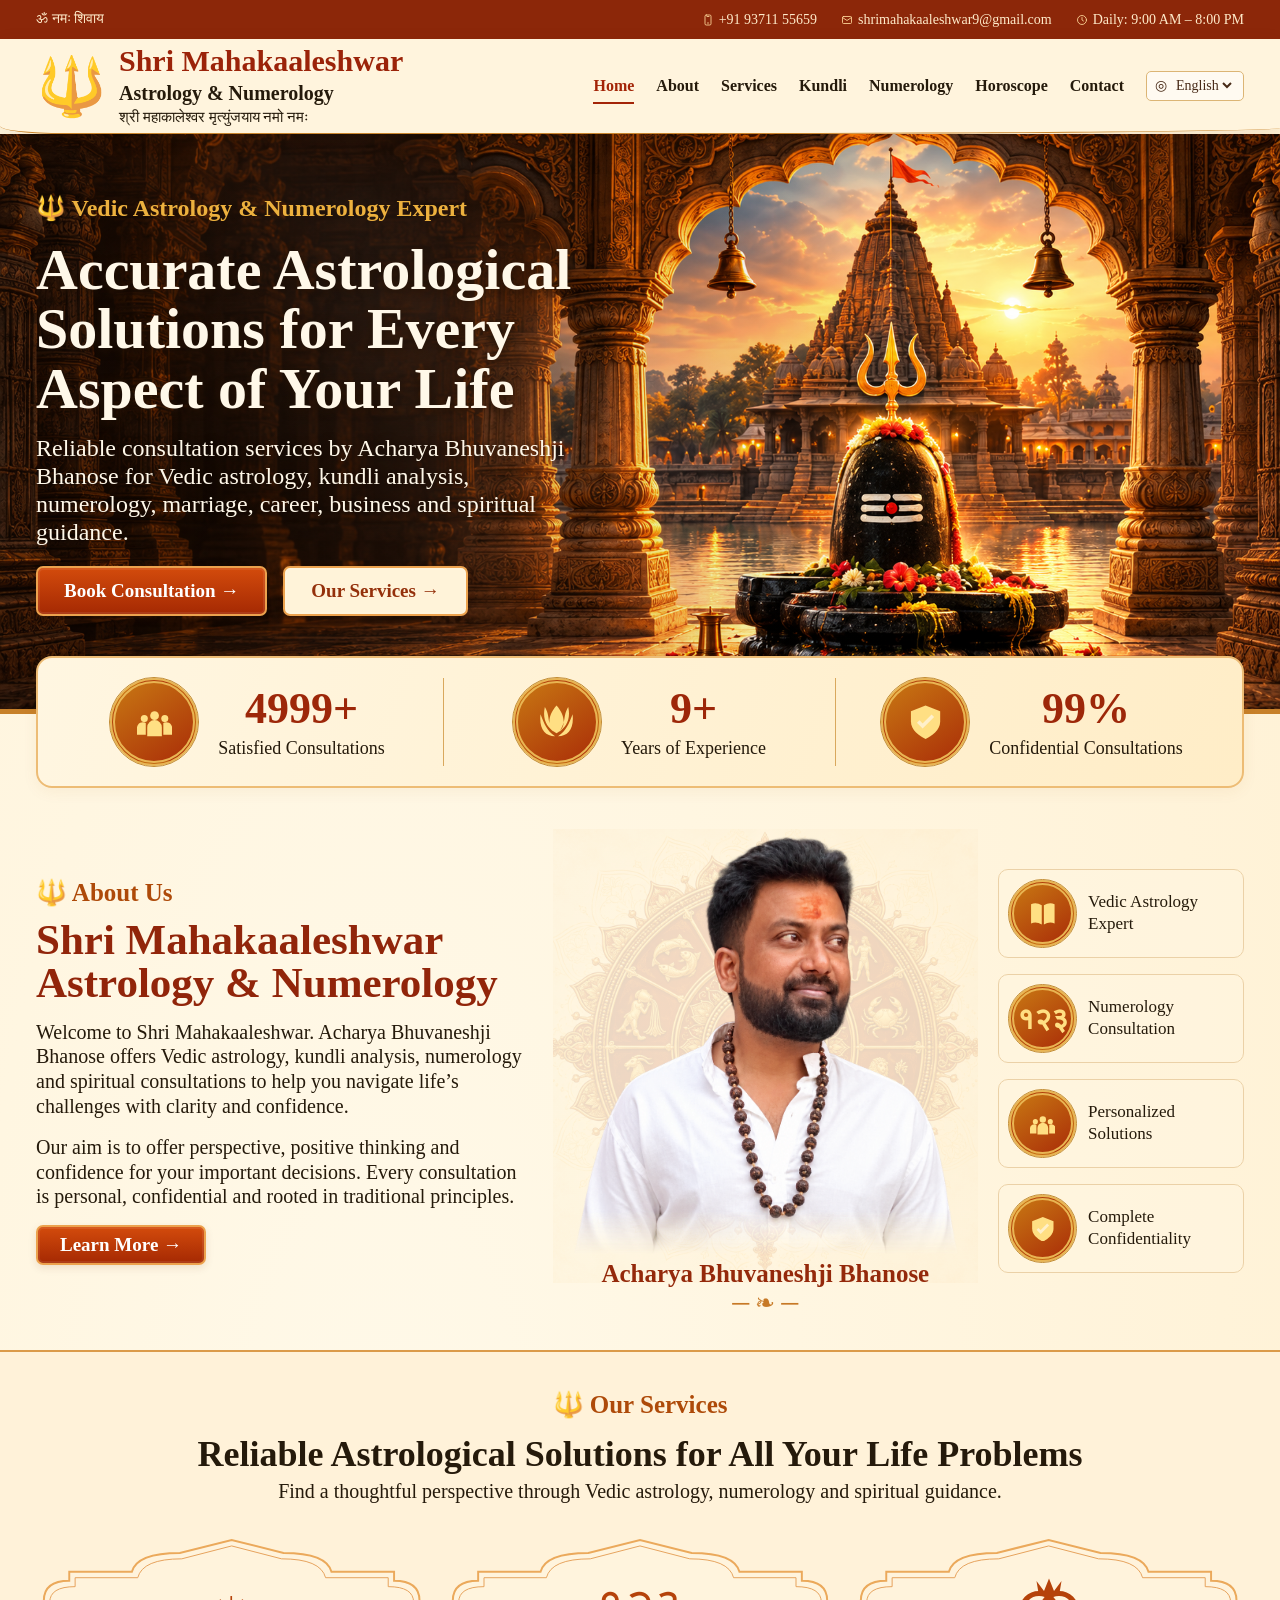
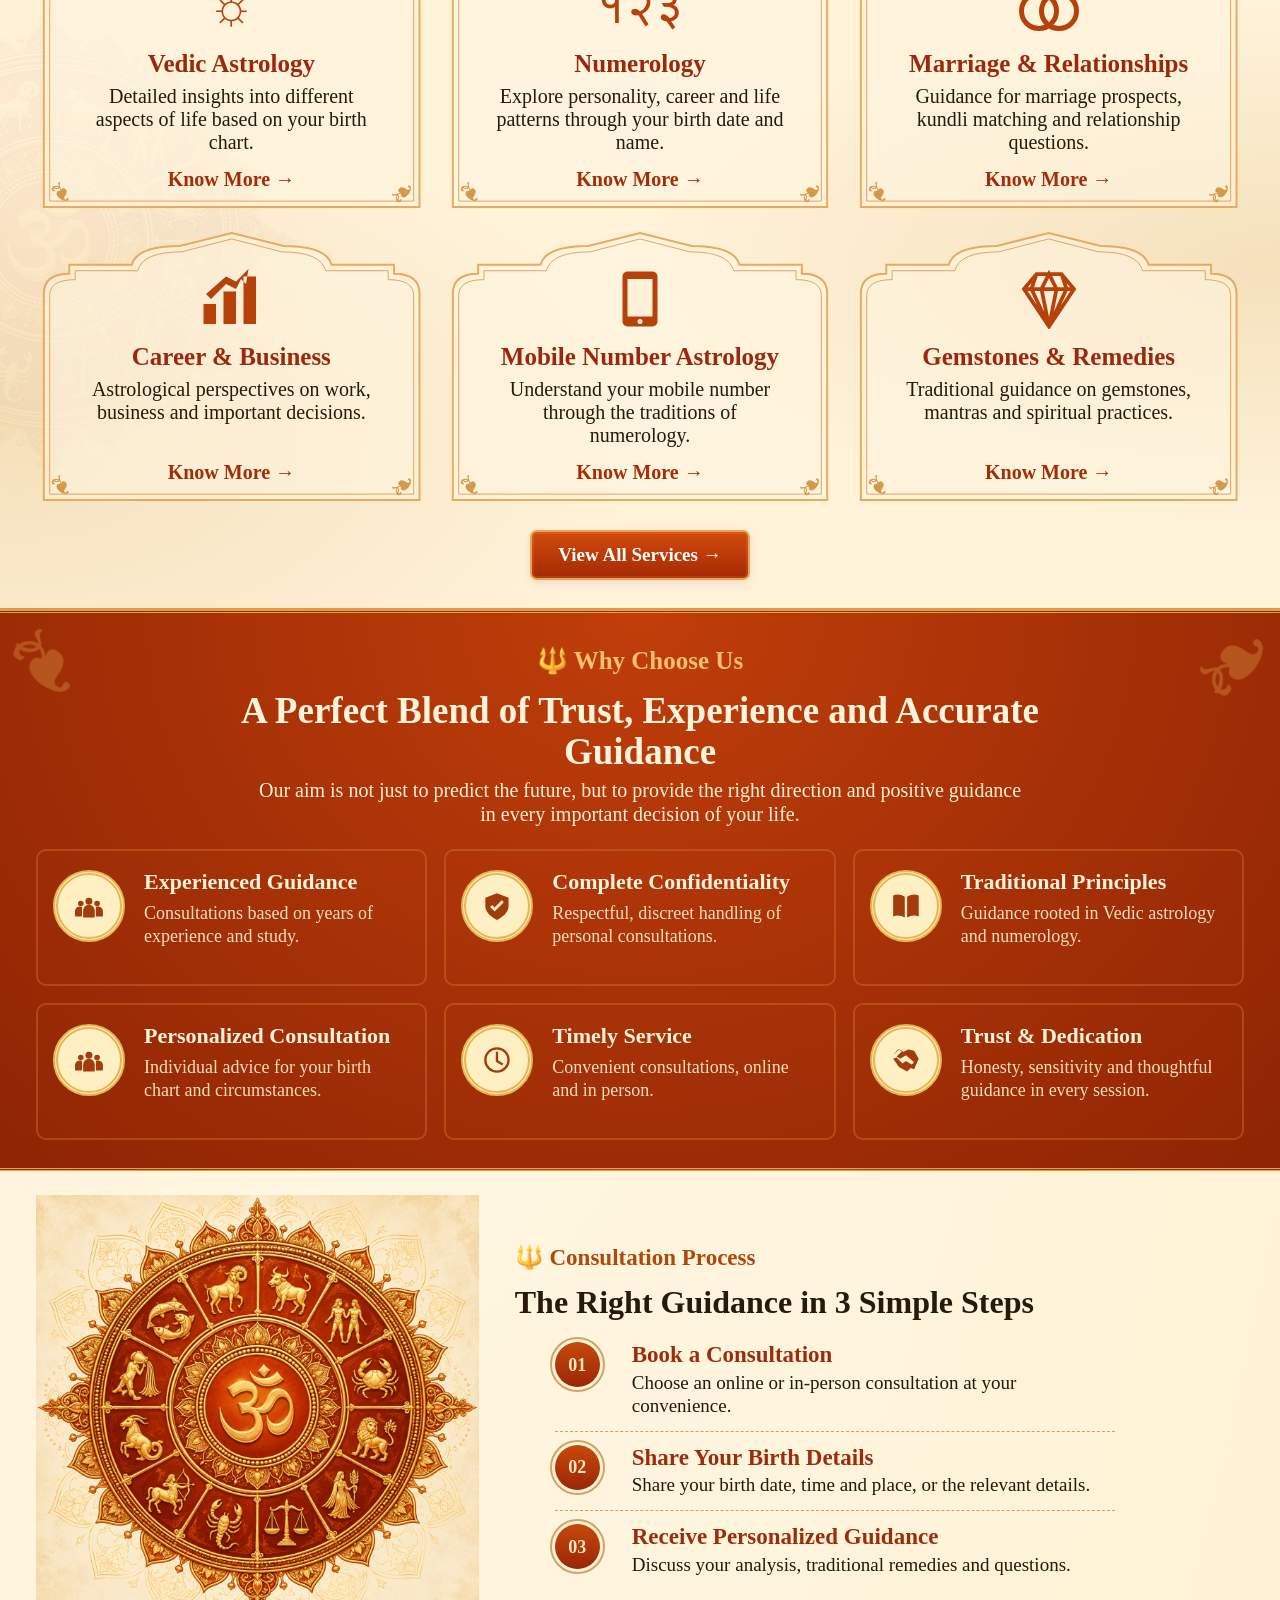
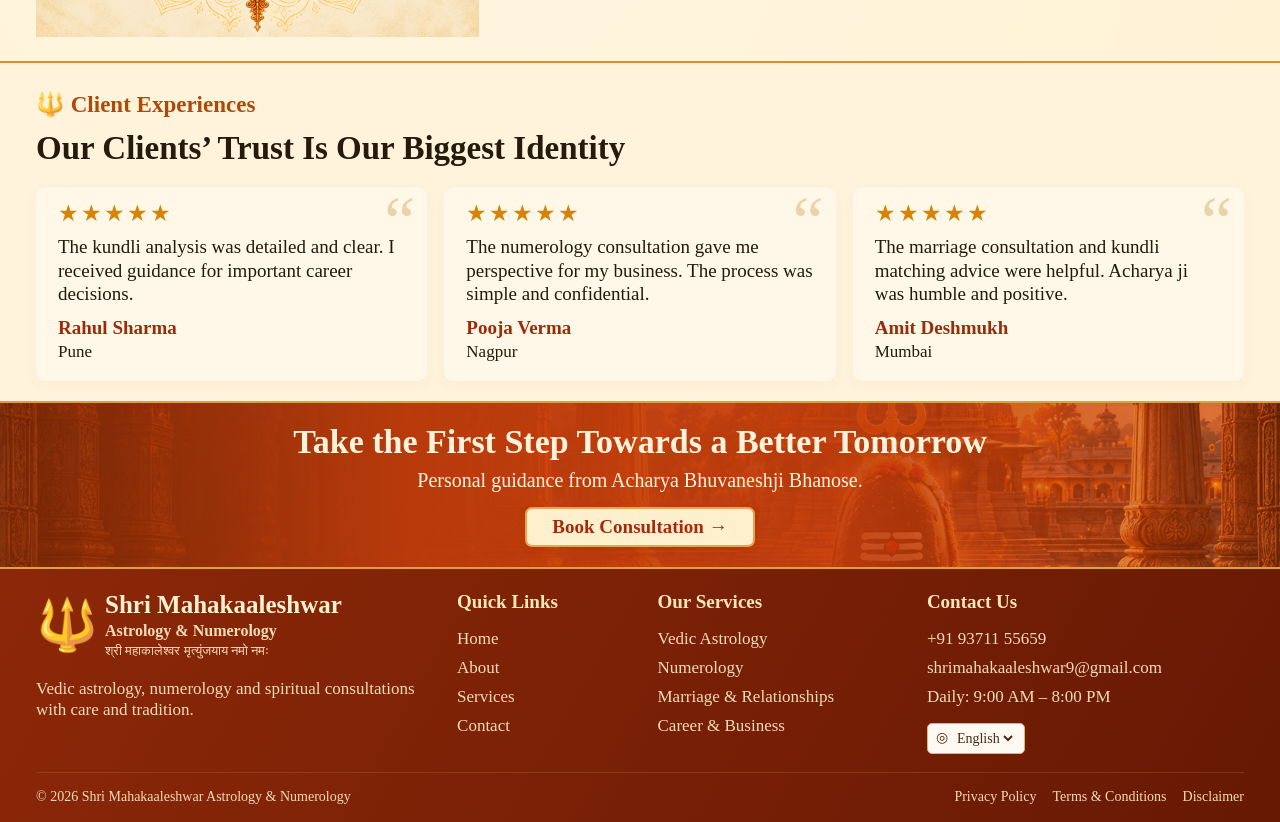
<file: index.html>
<!doctype html><html lang="en"><head><meta charset="utf-8"><meta name="viewport" content="width=device-width,initial-scale=1"><title>Shri Mahakaaleshwar | Astrology & Numerology</title><meta name="description" content="Vedic astrology, numerology and personal consultations with Acharya Bhuvaneshji Bhanose."><link rel="icon" href="assets/images/favicon/favicon.ico"><link rel="stylesheet" href="assets/css/royal.css"><link rel="stylesheet" href="assets/css/reference.css"></head><body class="royal-home"><a class="skip-link" href="#main-content" data-i18n="skipContent">Skip to content</a><div class="topbar"><div class="shell topbar-inner"><div class="topbar-mantra">ॐ नमः शिवाय</div><div class="topbar-contacts"><a href="tel:+919371155659"><svg class="topbar-icon" width="12" height="12" viewBox="0 0 24 24" fill="none" stroke="currentColor" stroke-width="1.7" stroke-linecap="round" stroke-linejoin="round" aria-hidden="true" focusable="false"><rect x="6" y="2" width="12" height="20" rx="2.5"/><path d="M10 5h4M11 18h2"/></svg>+91 93711 55659</a><a href="mailto:shrimahakaaleshwar9@gmail.com"><svg class="topbar-icon" width="12" height="12" viewBox="0 0 24 24" fill="none" stroke="currentColor" stroke-width="1.7" stroke-linecap="round" stroke-linejoin="round" aria-hidden="true" focusable="false"><rect x="3" y="5" width="18" height="14" rx="2"/><path d="m3 7 9 6 9-6"/></svg>shrimahakaaleshwar9@gmail.com</a><span class="topbar-hours"><svg class="topbar-icon" width="12" height="12" viewBox="0 0 24 24" fill="none" stroke="currentColor" stroke-width="1.7" stroke-linecap="round" stroke-linejoin="round" aria-hidden="true" focusable="false"><circle cx="12" cy="12" r="9"/><path d="M12 7v5l3 2"/></svg><span data-i18n="hours">Daily: 9:00 AM – 8:00 PM</span></span></div></div></div><header class="royal-header"><div class="shell header-inner"><a class="brand" href="index.html"><span class="trident">🔱</span><span><strong data-i18n="brand" class="">Shri Mahakaaleshwar</strong><small data-i18n="brandSub" class="">Astrology &amp; Numerology</small><small class="mantra">श्री महाकालेश्वर मृत्युंजयाय नमो नमः</small></span></a><button class="menu-button" aria-label="Open navigation" aria-expanded="false" aria-controls="main-navigation">☰</button><nav id="main-navigation"><a href="index.html" class=""><span data-i18n="home" class="">Home</span></a><a href="about.html" class=""><span data-i18n="about" class="">About</span></a><a href="services.html" class=""><span data-i18n="services" class="">Services</span></a><a href="kundli.html" class=""><span data-i18n="kundli" class="">Kundli</span></a><a href="numerology.html" class=""><span data-i18n="numerology" class="">Numerology</span></a><a href="rashifal.html" class=""><span data-i18n="horoscope" class="">Horoscope</span></a><a href="contact.html" class=""><span data-i18n="contact" class="">Contact</span></a></nav><label class="language"><span aria-hidden="true">◎</span><select aria-label="Language / भाषा" class="language-select"><option value="en">English</option><option value="hi">हिंदी</option><option value="mr">मराठी</option></select></label></div></header><main id="main-content"><section class="royal-hero"><div class="shell"><div class="hero-copy"><p data-i18n="eyebrow" class="eyebrow">🔱 Vedic Astrology &amp; Numerology Expert</p><h1 data-i18n="headline" class="">Accurate Astrological Solutions for Every Aspect of Your Life</h1><p data-i18n="intro" class="">Reliable consultation services by Acharya Bhuvaneshji Bhanose for Vedic astrology, kundli analysis, numerology, marriage, career, business and spiritual guidance.</p><div class="hero-actions"><a href="appointment.html" class="royal-button"><span data-i18n="book" class="">Book Consultation →</span></a><a href="services.html" class="royal-button light"><span data-i18n="ourServices" class="">Our Services →</span></a></div></div></div></section><div class="shell"><div class="royal-stats"><div><b class="round-icon"><svg class="icon-svg" aria-hidden="true" viewBox="0 0 24 24"><circle cx="12" cy="8" r="3"/><circle cx="5" cy="10" r="2.4"/><circle cx="19" cy="10" r="2.4"/><path d="M7 22v-6a5 5 0 0 1 10 0v6ZM0 21v-5a4 4 0 0 1 6-3v8ZM18 21v-8a4 4 0 0 1 6 3v5Z"/></svg></b><div><strong>5000+</strong><span data-i18n="stat1" class="">Satisfied Consultations</span></div></div><div><b class="round-icon"><svg class="icon-svg" aria-hidden="true" viewBox="0 0 24 24"><path d="M12 1C5 9 6 17 12 20 18 17 19 9 12 1ZM1 7c-1 10 3 15 10 15C5 18 4 14 1 7ZM23 7c1 10-3 15-10 15 6-4 7-8 10-15ZM4 2c-2 9 2 14 6 17C5 11 8 9 4 2ZM20 2c2 9-2 14-6 17 5-8 2-10 6-17Z"/></svg></b><div><strong>10+</strong><span data-i18n="stat2" class="">Years of Experience</span></div></div><div><b class="round-icon"><svg class="icon-svg" aria-hidden="true" viewBox="0 0 24 24"><path d="M12 1 22 5v7c0 6-6 10-10 12C8 22 2 18 2 12V5Z"/><path d="m7 12 3 3 7-7" fill="none" stroke="#fff0ca" stroke-width="2.5"/></svg></b><div><strong>100%</strong><span data-i18n="stat3" class="">Confidential Consultations</span></div></div></div></div><section class="royal-about shell"><div class="about-copy"><p data-i18n="aboutLabel" class="eyebrow">🔱 About Us</p><h2 data-i18n="aboutTitle" class="">Shri Mahakaaleshwar Astrology &amp; Numerology</h2><p data-i18n="aboutP1" class="">Welcome to Shri Mahakaaleshwar. Acharya Bhuvaneshji Bhanose offers Vedic astrology, kundli analysis, numerology and spiritual consultations to help you navigate life’s challenges with clarity and confidence.</p><p data-i18n="aboutP2" class="">Our aim is to offer perspective, positive thinking and confidence for your important decisions. Every consultation is personal, confidential and rooted in traditional principles.</p><a href="about.html" class="royal-button"><span data-i18n="learn" class="">Learn More →</span></a></div><figure class="acharya"><img src="assets/images/acharya-cutout.png" alt="Acharya Bhuvaneshji Bhanose" width="489" height="568"><figcaption data-i18n="name" class="">Acharya Bhuvaneshji Bhanose</figcaption></figure><div class="about-benefits"><div><b class="round-icon"><svg class="icon-svg" aria-hidden="true" viewBox="0 0 24 24"><path d="M1 3q5-2 10 1v18q-5-3-10-1ZM13 4q5-3 10-1v18q-5-2-10 1Z"/></svg></b><span data-i18n="expert" class="">Vedic Astrology Expert</span></div><div><b class="round-icon">१२३</b><span data-i18n="numbers" class="">Numerology Consultation</span></div><div><b class="round-icon"><svg class="icon-svg" aria-hidden="true" viewBox="0 0 24 24"><circle cx="12" cy="8" r="3"/><circle cx="5" cy="10" r="2.4"/><circle cx="19" cy="10" r="2.4"/><path d="M7 22v-6a5 5 0 0 1 10 0v6ZM0 21v-5a4 4 0 0 1 6-3v8ZM18 21v-8a4 4 0 0 1 6 3v5Z"/></svg></b><span data-i18n="personal" class="">Personalized Solutions</span></div><div><b class="round-icon"><svg class="icon-svg" aria-hidden="true" viewBox="0 0 24 24"><path d="M12 1 22 5v7c0 6-6 10-10 12C8 22 2 18 2 12V5Z"/><path d="m7 12 3 3 7-7" fill="none" stroke="#fff0ca" stroke-width="2.5"/></svg></b><span data-i18n="private" class="">Complete Confidentiality</span></div></div></section><section class="royal-services ornamental"><span class="bell bell-left" aria-hidden="true">♧</span><span class="bell bell-right" aria-hidden="true">♧</span><div class="shell"><div class="center-heading"><p data-i18n="serviceLabel" class="eyebrow">🔱 Our Services</p><h2 data-i18n="serviceHeading" class="">Reliable Astrological Solutions for All Your Life Problems</h2><p data-i18n="serviceIntro" class="">Find a thoughtful perspective through Vedic astrology, numerology and spiritual guidance.</p></div><div class="service-grid"><article class="royal-service"><span class="service-icon">☼</span><h3 data-i18n="s0" class="">Vedic Astrology</h3><p data-i18n="sd0" class="">Detailed insights into different aspects of life based on your birth chart.</p><a href="kundli.html" class=""><span data-i18n="know" class="">Know More →</span></a></article><article class="royal-service"><span class="service-icon">१२३</span><h3 data-i18n="s1" class="">Numerology</h3><p data-i18n="sd1" class="">Explore personality, career and life patterns through your birth date and name.</p><a href="numerology.html" class=""><span data-i18n="know" class="">Know More →</span></a></article><article class="royal-service"><span class="service-icon"><svg class="icon-svg" aria-hidden="true" viewBox="0 0 24 24"><circle cx="8" cy="14" r="7" fill="none" stroke="currentColor" stroke-width="2"/><circle cx="16" cy="14" r="7" fill="none" stroke="currentColor" stroke-width="2"/><path d="m7 2 3 4 2-5 2 5 3-4-1 6H8Z"/></svg></span><h3 data-i18n="s2" class="">Marriage &amp; Relationships</h3><p data-i18n="sd2" class="">Guidance for marriage prospects, kundli matching and relationship questions.</p><a href="services.html" class=""><span data-i18n="know" class="">Know More →</span></a></article><article class="royal-service"><span class="service-icon"><svg class="icon-svg" aria-hidden="true" viewBox="0 0 24 24"><path d="M1 22h5v-8H1ZM9 22h5V9H9ZM17 22h5V3h-5ZM2 10l8-7 4 2 5-5-1 6-2-2-2 4-4-2-6 6Z"/></svg></span><h3 data-i18n="s3" class="">Career &amp; Business</h3><p data-i18n="sd3" class="">Astrological perspectives on work, business and important decisions.</p><a href="services.html" class=""><span data-i18n="know" class="">Know More →</span></a></article><article class="royal-service"><span class="service-icon"><svg class="icon-svg" aria-hidden="true" viewBox="0 0 24 24"><rect x="5" y="1" width="14" height="22" rx="2"/><rect x="7" y="4" width="10" height="15" fill="#fff1d8"/><circle cx="12" cy="21" r="1" fill="#fff1d8"/></svg></span><h3 data-i18n="s4" class="">Mobile Number Astrology</h3><p data-i18n="sd4" class="">Understand your mobile number through the traditions of numerology.</p><a href="numerology.html" class=""><span data-i18n="know" class="">Know More →</span></a></article><article class="royal-service"><span class="service-icon"><svg class="icon-svg" aria-hidden="true" viewBox="0 0 24 24"><path d="M2 8 7 2h10l5 6-10 15Z M2 8h20 M7 2l-2 6 7 15L9 8l3-6 3 6-3 15 7-15-2-6 M9 8h6" fill="none" stroke="currentColor" stroke-width="1.5"/></svg></span><h3 data-i18n="s5" class="">Gemstones &amp; Remedies</h3><p data-i18n="sd5" class="">Traditional guidance on gemstones, mantras and spiritual practices.</p><a href="services.html" class=""><span data-i18n="know" class="">Know More →</span></a></article></div><div class="center-action"><a href="services.html" class="royal-button"><span data-i18n="allServices" class="">View All Services →</span></a></div></div></section><section class="royal-why ornamental"><div class="shell"><div class="center-heading"><p data-i18n="whyLabel" class="eyebrow">🔱 Why Choose Us</p><h2 data-i18n="whyTitle" class="">A Perfect Blend of Trust, Experience and Accurate Guidance</h2><p data-i18n="whyIntro" class="">Our aim is not just to predict the future, but to provide the right direction and positive guidance in every important decision of your life.</p></div><div class="why-grid"><article><b class="round-icon"><svg class="icon-svg" aria-hidden="true" viewBox="0 0 24 24"><circle cx="12" cy="8" r="3"/><circle cx="5" cy="10" r="2.4"/><circle cx="19" cy="10" r="2.4"/><path d="M7 22v-6a5 5 0 0 1 10 0v6ZM0 21v-5a4 4 0 0 1 6-3v8ZM18 21v-8a4 4 0 0 1 6 3v5Z"/></svg></b><div><h3 data-i18n="w0" class="">Experienced Guidance</h3><p data-i18n="wd0" class="">Consultations based on years of experience and study.</p></div></article><article><b class="round-icon"><svg class="icon-svg" aria-hidden="true" viewBox="0 0 24 24"><path d="M12 1 22 5v7c0 6-6 10-10 12C8 22 2 18 2 12V5Z"/><path d="m7 12 3 3 7-7" fill="none" stroke="#fff0ca" stroke-width="2.5"/></svg></b><div><h3 data-i18n="w1" class="">Complete Confidentiality</h3><p data-i18n="wd1" class="">Respectful, discreet handling of personal consultations.</p></div></article><article><b class="round-icon"><svg class="icon-svg" aria-hidden="true" viewBox="0 0 24 24"><path d="M1 3q5-2 10 1v18q-5-3-10-1ZM13 4q5-3 10-1v18q-5-2-10 1Z"/></svg></b><div><h3 data-i18n="w2" class="">Traditional Principles</h3><p data-i18n="wd2" class="">Guidance rooted in Vedic astrology and numerology.</p></div></article><article><b class="round-icon"><svg class="icon-svg" aria-hidden="true" viewBox="0 0 24 24"><circle cx="12" cy="8" r="3"/><circle cx="5" cy="10" r="2.4"/><circle cx="19" cy="10" r="2.4"/><path d="M7 22v-6a5 5 0 0 1 10 0v6ZM0 21v-5a4 4 0 0 1 6-3v8ZM18 21v-8a4 4 0 0 1 6 3v5Z"/></svg></b><div><h3 data-i18n="w3" class="">Personalized Consultation</h3><p data-i18n="wd3" class="">Individual advice for your birth chart and circumstances.</p></div></article><article><b class="round-icon"><svg class="icon-svg" aria-hidden="true" viewBox="0 0 24 24"><circle cx="12" cy="12" r="10" fill="none" stroke="currentColor" stroke-width="2"/><path d="M12 5v8l5 3" fill="none" stroke="currentColor" stroke-width="2"/></svg></b><div><h3 data-i18n="w4" class="">Timely Service</h3><p data-i18n="wd4" class="">Convenient consultations, online and in person.</p></div></article><article><b class="round-icon"><svg class="icon-svg" aria-hidden="true" viewBox="0 0 24 24"><path d="m1 8 4-5 5 2 4-2 5 1 4 7-4 9-3-1-3 3-7-4-5-7 3-1 5 5 3-2 5 3 2-2-7-6-5 3-3-2 5-5-3-1Z"/></svg></b><div><h3 data-i18n="w5" class="">Trust &amp; Dedication</h3><p data-i18n="wd5" class="">Honesty, sensitivity and thoughtful guidance in every session.</p></div></article></div></div></section><section class="royal-process shell"><div class="process-art"><img src="assets/images/zodiac-wheel.png" alt="Shri Mahakaaleshwar devotional artwork" loading="lazy"></div><div><p data-i18n="processLabel" class="eyebrow">🔱 Consultation Process</p><h2 data-i18n="processTitle" class="">The Right Guidance in 3 Simple Steps</h2><div class="process-step"><b>01</b><div><h3 data-i18n="p0" class="">Book a Consultation</h3><p data-i18n="pd0" class="">Choose an online or in-person consultation at your convenience.</p></div></div><div class="process-step"><b>02</b><div><h3 data-i18n="p1" class="">Share Your Birth Details</h3><p data-i18n="pd1" class="">Share your birth date, time and place, or the relevant details.</p></div></div><div class="process-step"><b>03</b><div><h3 data-i18n="p2" class="">Receive Personalized Guidance</h3><p data-i18n="pd2" class="">Discuss your analysis, traditional remedies and questions.</p></div></div></div></section><section class="royal-reviews"><div class="shell"><p data-i18n="reviewsLabel" class="eyebrow">🔱 Client Experiences</p><h2 data-i18n="reviewsTitle" class="">Our Clients’ Trust Is Our Biggest Identity</h2><div class="review-grid"><blockquote><span class="stars" aria-label="5 stars">★★★★★</span><p data-i18n="q0" class="">The kundli analysis was detailed and clear. I received guidance for important career decisions.</p><strong data-i18n="qn0" class="">Rahul Sharma</strong><small data-i18n="qc0" class="">Pune</small></blockquote><blockquote><span class="stars" aria-label="5 stars">★★★★★</span><p data-i18n="q1" class="">The numerology consultation gave me perspective for my business. The process was simple and confidential.</p><strong data-i18n="qn1" class="">Pooja Verma</strong><small data-i18n="qc1" class="">Nagpur</small></blockquote><blockquote><span class="stars" aria-label="5 stars">★★★★★</span><p data-i18n="q2" class="">The marriage consultation and kundli matching advice were helpful. Acharya ji was humble and positive.</p><strong data-i18n="qn2" class="">Amit Deshmukh</strong><small data-i18n="qc2" class="">Mumbai</small></blockquote></div></div></section><section class="royal-cta"><h2 data-i18n="ctaTitle" class="">Take the First Step Towards a Better Tomorrow</h2><p data-i18n="ctaP" class="">Personal guidance from Acharya Bhuvaneshji Bhanose.</p><a href="appointment.html" class="royal-button"><span data-i18n="book" class="">Book Consultation →</span></a></section></main><footer class="royal-footer"><div class="shell footer-grid"><div><a class="brand" href="index.html"><span class="trident">🔱</span><span><strong data-i18n="brand" class="">Shri Mahakaaleshwar</strong><small data-i18n="brandSub" class="">Astrology &amp; Numerology</small><small class="mantra">श्री महाकालेश्वर मृत्युंजयाय नमो नमः</small></span></a><p data-i18n="footerP" class="">Vedic astrology, numerology and spiritual consultations with care and tradition.</p></div><div><h3 data-i18n="quick" class="">Quick Links</h3><a href="index.html" class=""><span data-i18n="home" class="">Home</span></a><a href="about.html" class=""><span data-i18n="about" class="">About</span></a><a href="services.html" class=""><span data-i18n="services" class="">Services</span></a><a href="contact.html" class=""><span data-i18n="contact" class="">Contact</span></a></div><div><h3 data-i18n="footServices" class="">Our Services</h3><a href="kundli.html" class=""><span data-i18n="s0" class="">Vedic Astrology</span></a><a href="numerology.html" class=""><span data-i18n="s1" class="">Numerology</span></a><a href="services.html" class=""><span data-i18n="s2" class="">Marriage &amp; Relationships</span></a><a href="services.html" class=""><span data-i18n="s3" class="">Career &amp; Business</span></a></div><div><h3 data-i18n="contactUs" class="">Contact Us</h3><a href="tel:+919371155659">+91 93711 55659</a><a href="mailto:shrimahakaaleshwar9@gmail.com">shrimahakaaleshwar9@gmail.com</a><p data-i18n="hours" class="">Daily: 9:00 AM – 8:00 PM</p><label class="language"><span aria-hidden="true">◎</span><select aria-label="Language / भाषा" class="language-select"><option value="en">English</option><option value="hi">हिंदी</option><option value="mr">मराठी</option></select></label></div></div><div class="shell footer-bottom"><span>© 2026 Shri Mahakaaleshwar Astrology & Numerology</span><div><a href="privacy-policy.html" class=""><span data-i18n="privacy" class="">Privacy Policy</span></a><a href="terms-conditions.html" class=""><span data-i18n="terms" class="">Terms &amp; Conditions</span></a><a href="disclaimer.html" class=""><span data-i18n="disclaimer" class="">Disclaimer</span></a></div></div></footer><script src="assets/js/languages.js"></script><script src="assets/js/royal.js"></script></body></html>
</file>
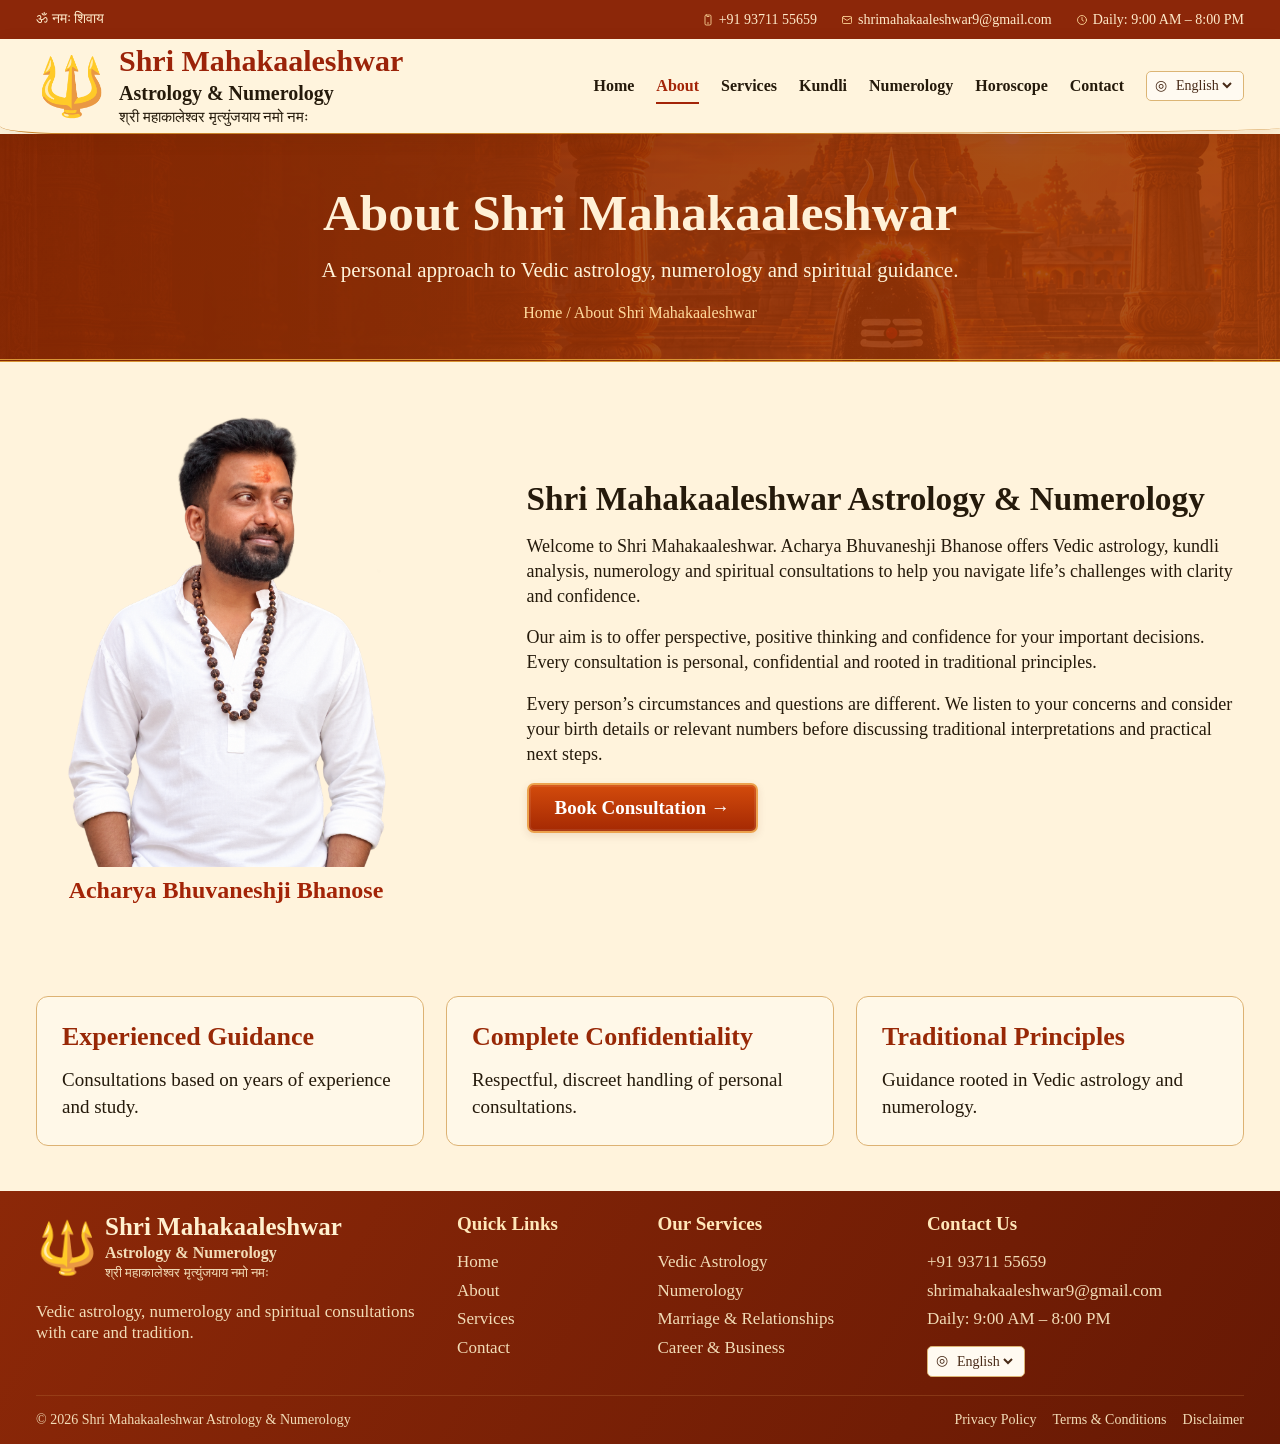
<file: about.html>
<!doctype html><html lang="en"><head><meta charset="UTF-8"><meta name="viewport" content="width=device-width, initial-scale=1"><title>Shri Mahakaaleshwar | About</title><meta name="description" content="Personal astrology and numerology consultations with Acharya Bhuvaneshji Bhanose."><link rel="icon" href="assets/images/favicon/favicon.ico"><link rel="stylesheet" href="assets/css/royal.css"><link rel="stylesheet" href="assets/css/reference.css"></head><body><a class="skip-link" href="#main-content" data-i18n="skipContent">Skip to content</a><div class="topbar"><div class="shell topbar-inner"><div class="topbar-mantra">ॐ नमः शिवाय</div><div class="topbar-contacts"><a href="tel:+919371155659"><svg class="topbar-icon" width="12" height="12" viewBox="0 0 24 24" fill="none" stroke="currentColor" stroke-width="1.7" stroke-linecap="round" stroke-linejoin="round" aria-hidden="true" focusable="false"><rect x="6" y="2" width="12" height="20" rx="2.5"/><path d="M10 5h4M11 18h2"/></svg>+91 93711 55659</a><a href="mailto:shrimahakaaleshwar9@gmail.com"><svg class="topbar-icon" width="12" height="12" viewBox="0 0 24 24" fill="none" stroke="currentColor" stroke-width="1.7" stroke-linecap="round" stroke-linejoin="round" aria-hidden="true" focusable="false"><rect x="3" y="5" width="18" height="14" rx="2"/><path d="m3 7 9 6 9-6"/></svg>shrimahakaaleshwar9@gmail.com</a><span class="topbar-hours"><svg class="topbar-icon" width="12" height="12" viewBox="0 0 24 24" fill="none" stroke="currentColor" stroke-width="1.7" stroke-linecap="round" stroke-linejoin="round" aria-hidden="true" focusable="false"><circle cx="12" cy="12" r="9"/><path d="M12 7v5l3 2"/></svg><span data-i18n="hours">Daily: 9:00 AM – 8:00 PM</span></span></div></div></div><header class="royal-header"><div class="shell header-inner"><a class="brand" href="index.html"><span class="trident">🔱</span><span><strong data-i18n="brand" class="">Shri Mahakaaleshwar</strong><small data-i18n="brandSub" class="">Astrology &amp; Numerology</small><small class="mantra">श्री महाकालेश्वर मृत्युंजयाय नमो नमः</small></span></a><button class="menu-button" aria-label="Open navigation" aria-expanded="false" aria-controls="main-navigation">☰</button><nav id="main-navigation"><a href="index.html" class=""><span data-i18n="home" class="">Home</span></a><a href="about.html" class=""><span data-i18n="about" class="">About</span></a><a href="services.html" class=""><span data-i18n="services" class="">Services</span></a><a href="kundli.html" class=""><span data-i18n="kundli" class="">Kundli</span></a><a href="numerology.html" class=""><span data-i18n="numerology" class="">Numerology</span></a><a href="rashifal.html" class=""><span data-i18n="horoscope" class="">Horoscope</span></a><a href="contact.html" class=""><span data-i18n="contact" class="">Contact</span></a></nav><label class="language"><span aria-hidden="true">◎</span><select aria-label="Language / भाषा" class="language-select"><option value="en">English</option><option value="hi">हिंदी</option><option value="mr">मराठी</option></select></label></div></header><main id="main-content"><section class="inner-hero"><div class="shell"><h1 data-i18n="aboutPage" class="">About Shri Mahakaaleshwar</h1><p data-i18n="aboutPageDesc" class="">A personal approach to Vedic astrology, numerology and spiritual guidance.</p><div class="breadcrumbs"><a href="index.html"><span data-i18n="home" class="">Home</span></a><span> / </span><span data-i18n="aboutPage" class="">About Shri Mahakaaleshwar</span></div></div></section><section class="shell inner-section split"><figure class="inner-portrait"><img src="assets/images/acharya-cutout.png" alt="Acharya Bhuvaneshji Bhanose"><figcaption data-i18n="name" class="">Acharya Bhuvaneshji Bhanose</figcaption></figure><div><h2 data-i18n="aboutTitle" class="">Shri Mahakaaleshwar Astrology &amp; Numerology</h2><p data-i18n="aboutP1" class="">Welcome to Shri Mahakaaleshwar. Acharya Bhuvaneshji Bhanose offers Vedic astrology, kundli analysis, numerology and spiritual consultations to help you navigate life’s challenges with clarity and confidence.</p><p data-i18n="aboutP2" class="">Our aim is to offer perspective, positive thinking and confidence for your important decisions. Every consultation is personal, confidential and rooted in traditional principles.</p><p data-i18n="aboutMission" class="">Every person’s circumstances and questions are different. We listen to your concerns and consider your birth details or relevant numbers before discussing traditional interpretations and practical next steps.</p><a class="royal-button" href="appointment.html"><span data-i18n="book" class="">Book Consultation →</span></a></div></section><section class="shell inner-section"><div class="detail-grid"><article class="detail-card"><h3 data-i18n="about0" class="">Experienced Guidance</h3><p data-i18n="about0Desc" class="">Consultations based on years of experience and study.</p></article><article class="detail-card"><h3 data-i18n="about1" class="">Complete Confidentiality</h3><p data-i18n="about1Desc" class="">Respectful, discreet handling of personal consultations.</p></article><article class="detail-card"><h3 data-i18n="about2" class="">Traditional Principles</h3><p data-i18n="about2Desc" class="">Guidance rooted in Vedic astrology and numerology.</p></article></div></section></main><footer class="royal-footer"><div class="shell footer-grid"><div><a class="brand" href="index.html"><span class="trident">🔱</span><span><strong data-i18n="brand" class="">Shri Mahakaaleshwar</strong><small data-i18n="brandSub" class="">Astrology &amp; Numerology</small><small class="mantra">श्री महाकालेश्वर मृत्युंजयाय नमो नमः</small></span></a><p data-i18n="footerP" class="">Vedic astrology, numerology and spiritual consultations with care and tradition.</p></div><div><h3 data-i18n="quick" class="">Quick Links</h3><a href="index.html" class=""><span data-i18n="home" class="">Home</span></a><a href="about.html" class=""><span data-i18n="about" class="">About</span></a><a href="services.html" class=""><span data-i18n="services" class="">Services</span></a><a href="contact.html" class=""><span data-i18n="contact" class="">Contact</span></a></div><div><h3 data-i18n="footServices" class="">Our Services</h3><a href="kundli.html" class=""><span data-i18n="s0" class="">Vedic Astrology</span></a><a href="numerology.html" class=""><span data-i18n="s1" class="">Numerology</span></a><a href="services.html" class=""><span data-i18n="s2" class="">Marriage &amp; Relationships</span></a><a href="services.html" class=""><span data-i18n="s3" class="">Career &amp; Business</span></a></div><div><h3 data-i18n="contactUs" class="">Contact Us</h3><a href="tel:+919371155659">+91 93711 55659</a><a href="mailto:shrimahakaaleshwar9@gmail.com">shrimahakaaleshwar9@gmail.com</a><p data-i18n="hours" class="">Daily: 9:00 AM – 8:00 PM</p><label class="language"><span aria-hidden="true">◎</span><select aria-label="Language / भाषा" class="language-select"><option value="en">English</option><option value="hi">हिंदी</option><option value="mr">मराठी</option></select></label></div></div><div class="shell footer-bottom"><span>© 2026 Shri Mahakaaleshwar Astrology & Numerology</span><div><a href="privacy-policy.html" class=""><span data-i18n="privacy" class="">Privacy Policy</span></a><a href="terms-conditions.html" class=""><span data-i18n="terms" class="">Terms &amp; Conditions</span></a><a href="disclaimer.html" class=""><span data-i18n="disclaimer" class="">Disclaimer</span></a></div></div></footer><script src="assets/js/languages.js"></script><script src="assets/js/royal.js"></script></body></html>
</file>
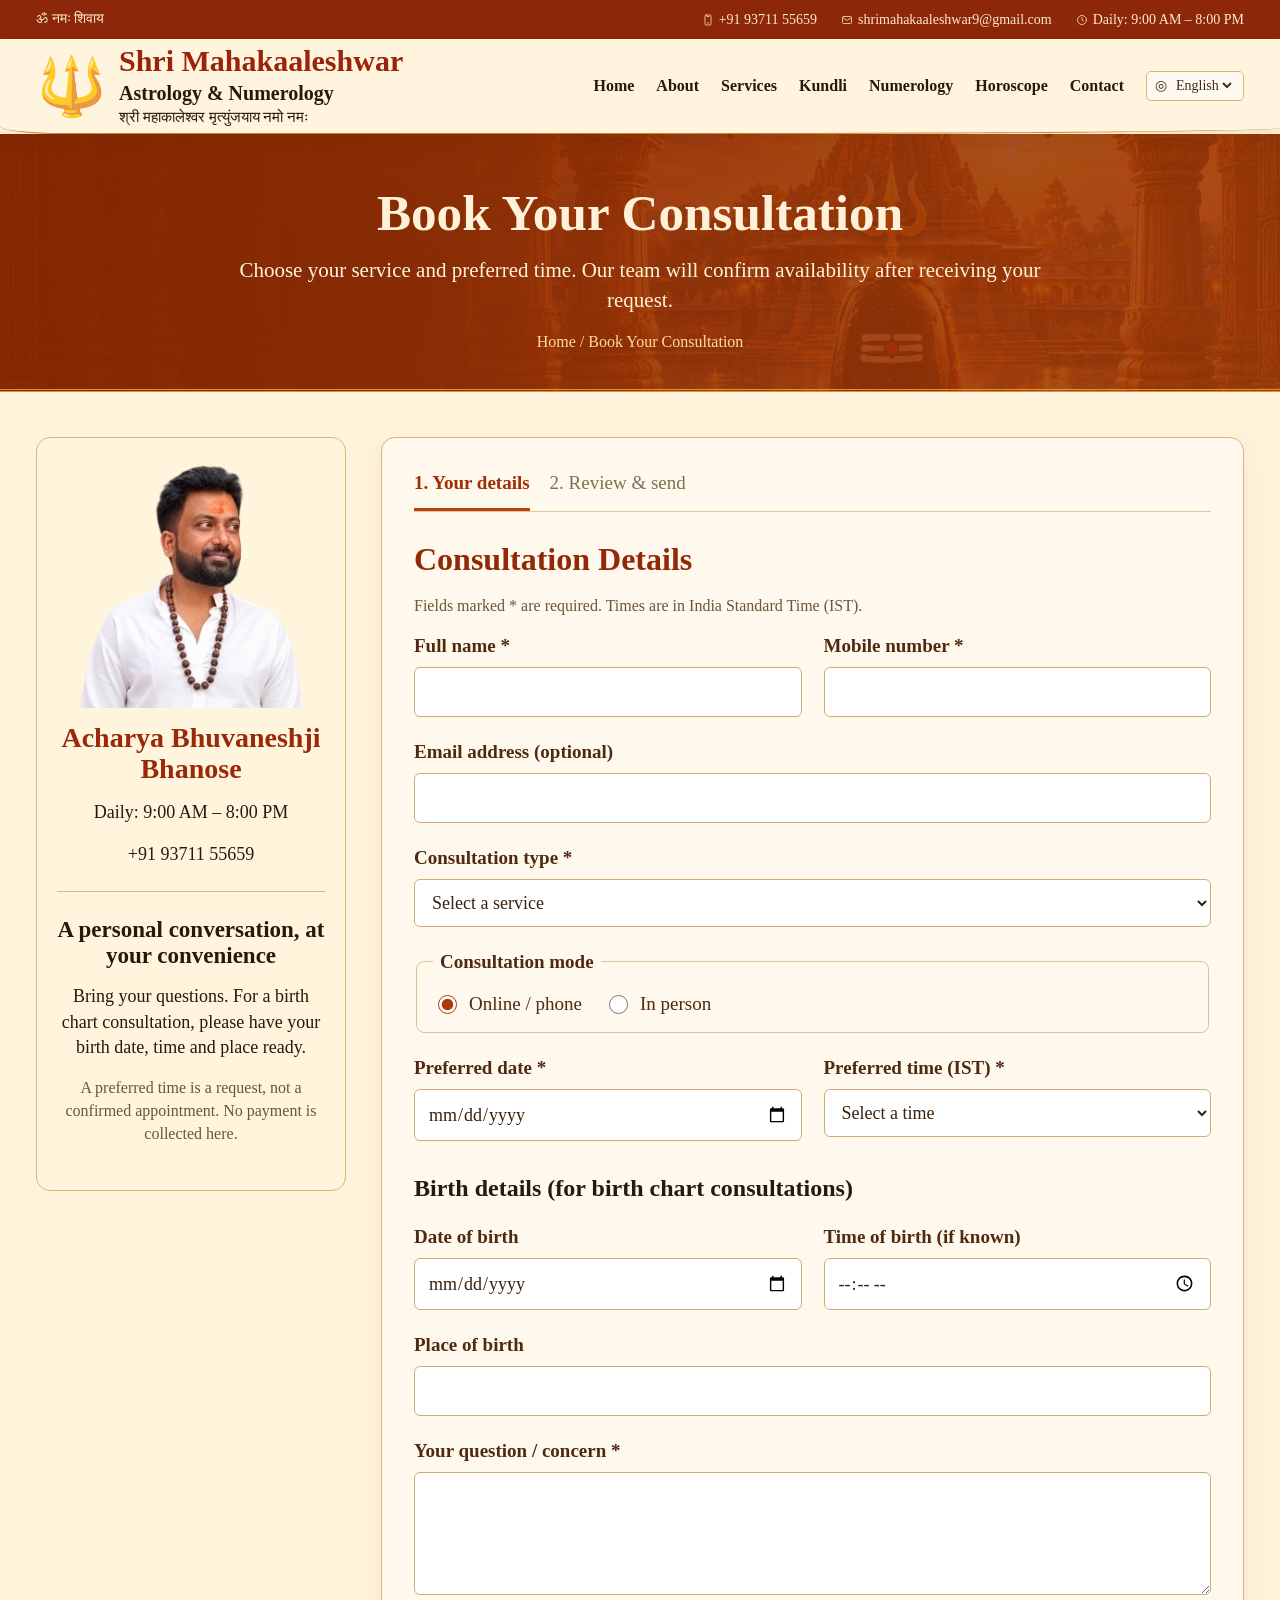
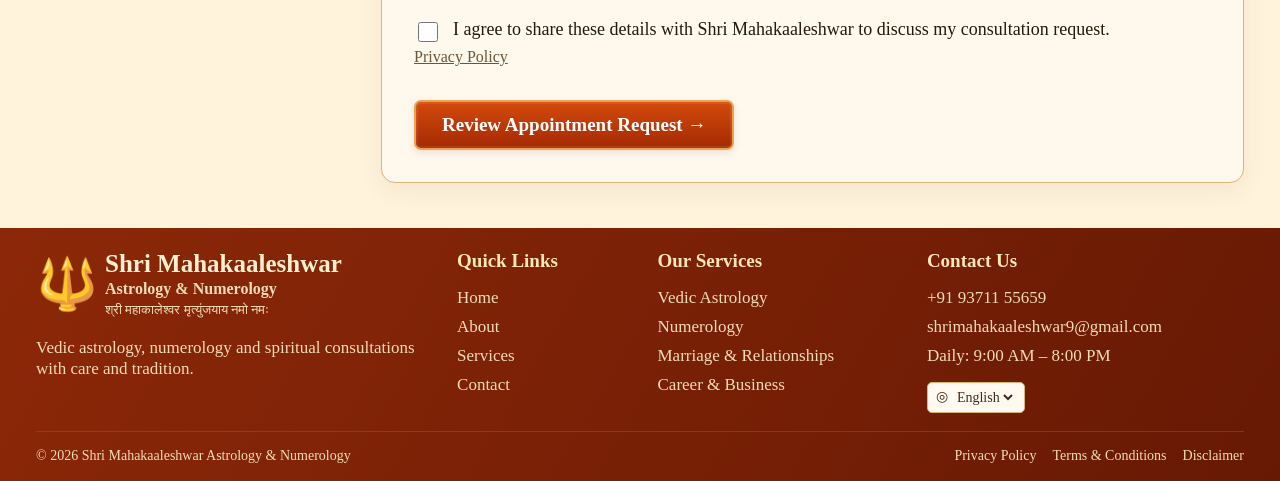
<file: appointment.html>
<!doctype html><html lang="en"><head><meta charset="UTF-8"><meta name="viewport" content="width=device-width, initial-scale=1"><title>Shri Mahakaaleshwar | Appointment</title><meta name="description" content="Personal astrology and numerology consultations with Acharya Bhuvaneshji Bhanose."><link rel="icon" href="assets/images/favicon/favicon.ico"><link rel="stylesheet" href="assets/css/royal.css"><link rel="stylesheet" href="assets/css/reference.css"></head><body><a class="skip-link" href="#main-content" data-i18n="skipContent">Skip to content</a><div class="topbar"><div class="shell topbar-inner"><div class="topbar-mantra">ॐ नमः शिवाय</div><div class="topbar-contacts"><a href="tel:+919371155659"><svg class="topbar-icon" width="12" height="12" viewBox="0 0 24 24" fill="none" stroke="currentColor" stroke-width="1.7" stroke-linecap="round" stroke-linejoin="round" aria-hidden="true" focusable="false"><rect x="6" y="2" width="12" height="20" rx="2.5"/><path d="M10 5h4M11 18h2"/></svg>+91 93711 55659</a><a href="mailto:shrimahakaaleshwar9@gmail.com"><svg class="topbar-icon" width="12" height="12" viewBox="0 0 24 24" fill="none" stroke="currentColor" stroke-width="1.7" stroke-linecap="round" stroke-linejoin="round" aria-hidden="true" focusable="false"><rect x="3" y="5" width="18" height="14" rx="2"/><path d="m3 7 9 6 9-6"/></svg>shrimahakaaleshwar9@gmail.com</a><span class="topbar-hours"><svg class="topbar-icon" width="12" height="12" viewBox="0 0 24 24" fill="none" stroke="currentColor" stroke-width="1.7" stroke-linecap="round" stroke-linejoin="round" aria-hidden="true" focusable="false"><circle cx="12" cy="12" r="9"/><path d="M12 7v5l3 2"/></svg><span data-i18n="hours">Daily: 9:00 AM – 8:00 PM</span></span></div></div></div><header class="royal-header"><div class="shell header-inner"><a class="brand" href="index.html"><span class="trident">🔱</span><span><strong data-i18n="brand" class="">Shri Mahakaaleshwar</strong><small data-i18n="brandSub" class="">Astrology &amp; Numerology</small><small class="mantra">श्री महाकालेश्वर मृत्युंजयाय नमो नमः</small></span></a><button class="menu-button" aria-label="Open navigation" aria-expanded="false" aria-controls="main-navigation">☰</button><nav id="main-navigation"><a href="index.html" class=""><span data-i18n="home" class="">Home</span></a><a href="about.html" class=""><span data-i18n="about" class="">About</span></a><a href="services.html" class=""><span data-i18n="services" class="">Services</span></a><a href="kundli.html" class=""><span data-i18n="kundli" class="">Kundli</span></a><a href="numerology.html" class=""><span data-i18n="numerology" class="">Numerology</span></a><a href="rashifal.html" class=""><span data-i18n="horoscope" class="">Horoscope</span></a><a href="contact.html" class=""><span data-i18n="contact" class="">Contact</span></a></nav><label class="language"><span aria-hidden="true">◎</span><select aria-label="Language / भाषा" class="language-select"><option value="en">English</option><option value="hi">हिंदी</option><option value="mr">मराठी</option></select></label></div></header><main id="main-content"><section class="inner-hero"><div class="shell"><h1 data-i18n="appointmentPage" class="">Book Your Consultation</h1><p data-i18n="appointmentPageDesc" class="">Choose your service and preferred time. Our team will confirm availability after receiving your request.</p><div class="breadcrumbs"><a href="index.html"><span data-i18n="home" class="">Home</span></a><span> / </span><span data-i18n="appointmentPage" class="">Book Your Consultation</span></div></div></section><section class="shell inner-section booking-layout"><aside class="booking-aside"><div class="booking-portrait"><img src="assets/images/acharya-cutout.png" alt="Acharya Bhuvaneshji Bhanose"></div><h2 data-i18n="name" class="">Acharya Bhuvaneshji Bhanose</h2><p data-i18n="hours" class="">Daily: 9:00 AM – 8:00 PM</p><a href="tel:+919371155659">+91 93711 55659</a><hr><h3 data-i18n="bookingHelp" class="">A personal conversation, at your convenience</h3><p data-i18n="bookingHelpP" class="">Bring your questions. For a birth chart consultation, please have your birth date, time and place ready.</p><p data-i18n="bookingPending" class="subtle">A preferred time is a request, not a confirmed appointment. No payment is collected here.</p></aside><div class="paper-card"><ol class="booking-progress"><li class="active" id="progress-details"><span data-i18n="stepDetails" class="">1. Your details</span></li><li id="progress-review"><span data-i18n="stepReview" class="">2. Review &amp; send</span></li></ol><form id="booking-form"><div id="booking-fields"><h2><span data-i18n="bookingDetails" class="">Consultation Details</span></h2><p data-i18n="requiredHint" class="subtle">Fields marked * are required. Times are in India Standard Time (IST).</p><div class="field-grid"><div class="field "><label for="fullName"><span data-i18n="fullName" class="">Full name</span> <span aria-hidden="true">*</span></label><input type="text" id="fullName" name="fullName" required autocomplete="name" maxlength="100"></div><div class="field "><label for="phone"><span data-i18n="phone" class="">Mobile number</span> <span aria-hidden="true">*</span></label><input type="tel" id="phone" name="phone" required autocomplete="tel" pattern="[+]?[0-9 ]{10,16}" maxlength="18"></div><div class="field full"><label for="email"><span data-i18n="email" class="">Email address (optional)</span></label><input type="email" id="email" name="email" autocomplete="email"></div><div class="field full"><label for="service"><span data-i18n="serviceField" class="">Consultation type</span> *</label><select id="service" name="service" required><option value="" data-i18n="chooseService">Select a service</option><option value="0" data-i18n="s0">Vedic Astrology</option><option value="1" data-i18n="s1">Numerology</option><option value="2" data-i18n="s2">Marriage & Relationships</option><option value="3" data-i18n="s3">Career & Business</option><option value="4" data-i18n="s4">Mobile Number Astrology</option><option value="5" data-i18n="s5">Gemstones & Remedies</option><option value="6" data-i18n="extra6">Birth Chart Analysis</option><option value="7" data-i18n="extra7">Name Numerology</option><option value="8" data-i18n="extra8">Spiritual Guidance</option></select></div><fieldset class="field full mode-field"><legend><span data-i18n="mode" class="">Consultation mode</span></legend><label><input type="radio" name="mode" value="online" checked><span data-i18n="online" class="">Online / phone</span></label><label><input type="radio" name="mode" value="inPerson"><span data-i18n="inPerson" class="">In person</span></label></fieldset><div class="field "><label for="date"><span data-i18n="date" class="">Preferred date</span> <span aria-hidden="true">*</span></label><input type="date" id="date" name="date" required ></div><div class="field"><label for="time"><span data-i18n="time" class="">Preferred time (IST)</span> *</label><select id="time" name="time" required><option value="" data-i18n="chooseTime">Select a time</option><option value="09:00">9:00 AM</option><option value="10:00">10:00 AM</option><option value="11:00">11:00 AM</option><option value="12:00">12:00 PM</option><option value="13:00">1:00 PM</option><option value="14:00">2:00 PM</option><option value="15:00">3:00 PM</option><option value="16:00">4:00 PM</option><option value="17:00">5:00 PM</option><option value="18:00">6:00 PM</option><option value="19:00">7:00 PM</option></select></div><div class="field full birth-heading"><h3 data-i18n="birthHeading" class="">Birth details (for birth chart consultations)</h3></div><div class="field "><label for="birthDate"><span data-i18n="birthDate" class="">Date of birth</span></label><input type="date" id="birthDate" name="birthDate" ></div><div class="field "><label for="birthTime"><span data-i18n="birthTime" class="">Time of birth (if known)</span></label><input type="time" id="birthTime" name="birthTime" ></div><div class="field full"><label for="birthPlace"><span data-i18n="birthPlace" class="">Place of birth</span></label><input type="text" id="birthPlace" name="birthPlace" maxlength="160"></div><div class="field full"><label for="question"><span data-i18n="question" class="">Your question / concern</span> *</label><textarea id="question" name="question" required rows="4" maxlength="2000"></textarea></div><label class="consent full"><input id="consent" name="consent" type="checkbox" required><span data-i18n="consent" class="">I agree to share these details with Shri Mahakaaleshwar to discuss my consultation request.</span></label></div><p class="subtle"><a href="privacy-policy.html"><span data-i18n="privacy" class="">Privacy Policy</span></a></p><button type="submit" class="royal-button"><span data-i18n="reviewBooking" class="">Review Appointment Request →</span></button></div><section id="booking-review" hidden tabindex="-1"><h2><span data-i18n="reviewTitle" class="">Review Your Request</span></h2><dl id="review-details"></dl><p data-i18n="reviewNote" class="request-note">Your appointment is not confirmed yet. Open WhatsApp to review and send this request. Our team will contact you to confirm the date, time and consultation fee.</p><div class="review-actions"><button type="button" class="royal-button light" id="edit-booking"><span data-i18n="editDetails" class="">Edit Details</span></button><a id="send-booking" class="royal-button" target="_blank" rel="noopener noreferrer"><span data-i18n="sendWhatsApp" class="">Continue to WhatsApp →</span></a></div></section></form></div></section></main><footer class="royal-footer"><div class="shell footer-grid"><div><a class="brand" href="index.html"><span class="trident">🔱</span><span><strong data-i18n="brand" class="">Shri Mahakaaleshwar</strong><small data-i18n="brandSub" class="">Astrology &amp; Numerology</small><small class="mantra">श्री महाकालेश्वर मृत्युंजयाय नमो नमः</small></span></a><p data-i18n="footerP" class="">Vedic astrology, numerology and spiritual consultations with care and tradition.</p></div><div><h3 data-i18n="quick" class="">Quick Links</h3><a href="index.html" class=""><span data-i18n="home" class="">Home</span></a><a href="about.html" class=""><span data-i18n="about" class="">About</span></a><a href="services.html" class=""><span data-i18n="services" class="">Services</span></a><a href="contact.html" class=""><span data-i18n="contact" class="">Contact</span></a></div><div><h3 data-i18n="footServices" class="">Our Services</h3><a href="kundli.html" class=""><span data-i18n="s0" class="">Vedic Astrology</span></a><a href="numerology.html" class=""><span data-i18n="s1" class="">Numerology</span></a><a href="services.html" class=""><span data-i18n="s2" class="">Marriage &amp; Relationships</span></a><a href="services.html" class=""><span data-i18n="s3" class="">Career &amp; Business</span></a></div><div><h3 data-i18n="contactUs" class="">Contact Us</h3><a href="tel:+919371155659">+91 93711 55659</a><a href="mailto:shrimahakaaleshwar9@gmail.com">shrimahakaaleshwar9@gmail.com</a><p data-i18n="hours" class="">Daily: 9:00 AM – 8:00 PM</p><label class="language"><span aria-hidden="true">◎</span><select aria-label="Language / भाषा" class="language-select"><option value="en">English</option><option value="hi">हिंदी</option><option value="mr">मराठी</option></select></label></div></div><div class="shell footer-bottom"><span>© 2026 Shri Mahakaaleshwar Astrology & Numerology</span><div><a href="privacy-policy.html" class=""><span data-i18n="privacy" class="">Privacy Policy</span></a><a href="terms-conditions.html" class=""><span data-i18n="terms" class="">Terms &amp; Conditions</span></a><a href="disclaimer.html" class=""><span data-i18n="disclaimer" class="">Disclaimer</span></a></div></div></footer><script src="assets/js/languages.js"></script><script src="assets/js/royal.js"></script></body></html>
</file>
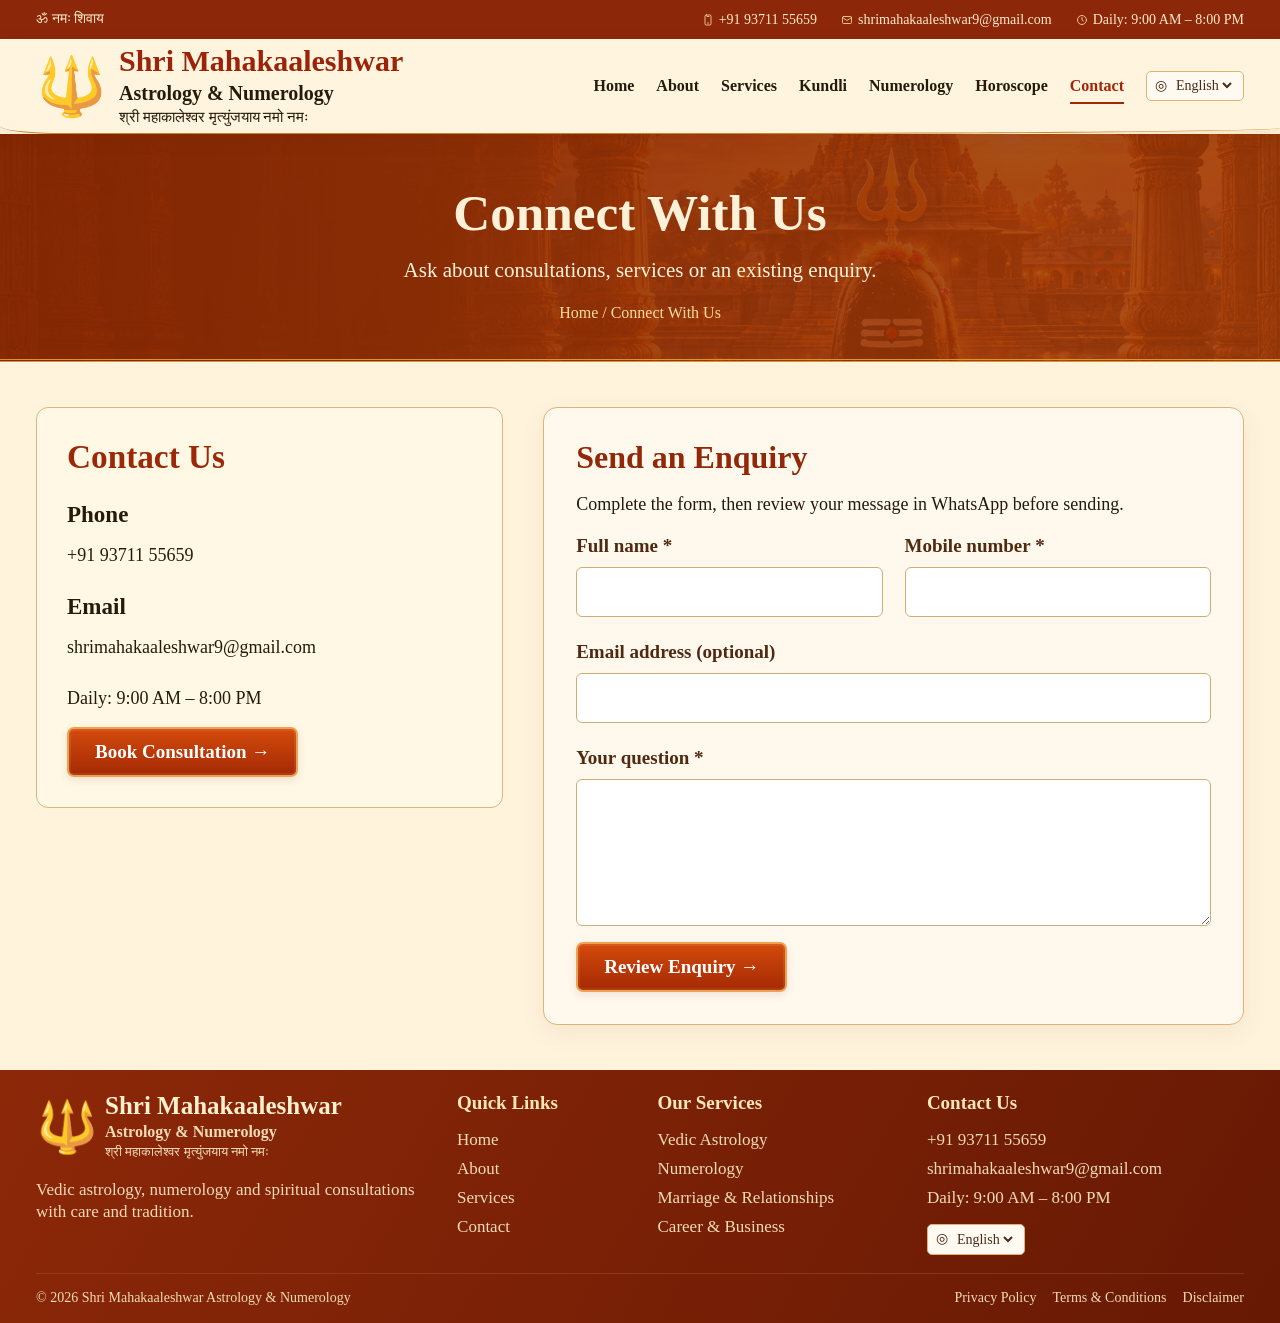
<file: contact.html>
<!doctype html><html lang="en"><head><meta charset="UTF-8"><meta name="viewport" content="width=device-width, initial-scale=1"><title>Shri Mahakaaleshwar | Contact</title><meta name="description" content="Personal astrology and numerology consultations with Acharya Bhuvaneshji Bhanose."><link rel="icon" href="assets/images/favicon/favicon.ico"><link rel="stylesheet" href="assets/css/royal.css"><link rel="stylesheet" href="assets/css/reference.css"></head><body><a class="skip-link" href="#main-content" data-i18n="skipContent">Skip to content</a><div class="topbar"><div class="shell topbar-inner"><div class="topbar-mantra">ॐ नमः शिवाय</div><div class="topbar-contacts"><a href="tel:+919371155659"><svg class="topbar-icon" width="12" height="12" viewBox="0 0 24 24" fill="none" stroke="currentColor" stroke-width="1.7" stroke-linecap="round" stroke-linejoin="round" aria-hidden="true" focusable="false"><rect x="6" y="2" width="12" height="20" rx="2.5"/><path d="M10 5h4M11 18h2"/></svg>+91 93711 55659</a><a href="mailto:shrimahakaaleshwar9@gmail.com"><svg class="topbar-icon" width="12" height="12" viewBox="0 0 24 24" fill="none" stroke="currentColor" stroke-width="1.7" stroke-linecap="round" stroke-linejoin="round" aria-hidden="true" focusable="false"><rect x="3" y="5" width="18" height="14" rx="2"/><path d="m3 7 9 6 9-6"/></svg>shrimahakaaleshwar9@gmail.com</a><span class="topbar-hours"><svg class="topbar-icon" width="12" height="12" viewBox="0 0 24 24" fill="none" stroke="currentColor" stroke-width="1.7" stroke-linecap="round" stroke-linejoin="round" aria-hidden="true" focusable="false"><circle cx="12" cy="12" r="9"/><path d="M12 7v5l3 2"/></svg><span data-i18n="hours">Daily: 9:00 AM – 8:00 PM</span></span></div></div></div><header class="royal-header"><div class="shell header-inner"><a class="brand" href="index.html"><span class="trident">🔱</span><span><strong data-i18n="brand" class="">Shri Mahakaaleshwar</strong><small data-i18n="brandSub" class="">Astrology &amp; Numerology</small><small class="mantra">श्री महाकालेश्वर मृत्युंजयाय नमो नमः</small></span></a><button class="menu-button" aria-label="Open navigation" aria-expanded="false" aria-controls="main-navigation">☰</button><nav id="main-navigation"><a href="index.html" class=""><span data-i18n="home" class="">Home</span></a><a href="about.html" class=""><span data-i18n="about" class="">About</span></a><a href="services.html" class=""><span data-i18n="services" class="">Services</span></a><a href="kundli.html" class=""><span data-i18n="kundli" class="">Kundli</span></a><a href="numerology.html" class=""><span data-i18n="numerology" class="">Numerology</span></a><a href="rashifal.html" class=""><span data-i18n="horoscope" class="">Horoscope</span></a><a href="contact.html" class=""><span data-i18n="contact" class="">Contact</span></a></nav><label class="language"><span aria-hidden="true">◎</span><select aria-label="Language / भाषा" class="language-select"><option value="en">English</option><option value="hi">हिंदी</option><option value="mr">मराठी</option></select></label></div></header><main id="main-content"><section class="inner-hero"><div class="shell"><h1 data-i18n="contactPage" class="">Connect With Us</h1><p data-i18n="contactPageDesc" class="">Ask about consultations, services or an existing enquiry.</p><div class="breadcrumbs"><a href="index.html"><span data-i18n="home" class="">Home</span></a><span> / </span><span data-i18n="contactPage" class="">Connect With Us</span></div></div></section><section class="shell inner-section contact-layout"><div class="contact-card"><h2 data-i18n="contactUs" class="">Contact Us</h2><h3 data-i18n="phoneLabel" class="">Phone</h3><a href="tel:+919371155659">+91 93711 55659</a><h3 data-i18n="emailLabel" class="">Email</h3><a href="mailto:shrimahakaaleshwar9@gmail.com">shrimahakaaleshwar9@gmail.com</a><p data-i18n="hours" class="">Daily: 9:00 AM – 8:00 PM</p><a class="royal-button" href="appointment.html"><span data-i18n="book" class="">Book Consultation →</span></a></div><div class="paper-card"><h2 data-i18n="contactMessageTitle" class="">Send an Enquiry</h2><p data-i18n="contactExplanation" class="">Complete the form, then review your message in WhatsApp before sending.</p><form id="contact-form"><div class="field-grid"><div class="field "><label for="contactName"><span data-i18n="contactName" class="">Full name</span> <span aria-hidden="true">*</span></label><input type="text" id="contactName" name="contactName" required autocomplete="name" maxlength="100"></div><div class="field "><label for="contactPhone"><span data-i18n="contactPhone" class="">Mobile number</span> <span aria-hidden="true">*</span></label><input type="tel" id="contactPhone" name="contactPhone" required autocomplete="tel" pattern="[+]?[0-9 ]{10,16}" maxlength="18"></div><div class="field full"><label for="contactEmail"><span data-i18n="contactEmail" class="">Email address (optional)</span></label><input type="email" id="contactEmail" name="contactEmail" autocomplete="email"></div><div class="field full"><label for="contactMessage"><span data-i18n="contactMessage" class="">Your question</span> *</label><textarea id="contactMessage" name="contactMessage" required rows="5" maxlength="2000"></textarea></div></div><button type="submit" class="royal-button"><span data-i18n="reviewMessage" class="">Review Enquiry →</span></button><div class="form-notice" hidden></div></form></div></section></main><footer class="royal-footer"><div class="shell footer-grid"><div><a class="brand" href="index.html"><span class="trident">🔱</span><span><strong data-i18n="brand" class="">Shri Mahakaaleshwar</strong><small data-i18n="brandSub" class="">Astrology &amp; Numerology</small><small class="mantra">श्री महाकालेश्वर मृत्युंजयाय नमो नमः</small></span></a><p data-i18n="footerP" class="">Vedic astrology, numerology and spiritual consultations with care and tradition.</p></div><div><h3 data-i18n="quick" class="">Quick Links</h3><a href="index.html" class=""><span data-i18n="home" class="">Home</span></a><a href="about.html" class=""><span data-i18n="about" class="">About</span></a><a href="services.html" class=""><span data-i18n="services" class="">Services</span></a><a href="contact.html" class=""><span data-i18n="contact" class="">Contact</span></a></div><div><h3 data-i18n="footServices" class="">Our Services</h3><a href="kundli.html" class=""><span data-i18n="s0" class="">Vedic Astrology</span></a><a href="numerology.html" class=""><span data-i18n="s1" class="">Numerology</span></a><a href="services.html" class=""><span data-i18n="s2" class="">Marriage &amp; Relationships</span></a><a href="services.html" class=""><span data-i18n="s3" class="">Career &amp; Business</span></a></div><div><h3 data-i18n="contactUs" class="">Contact Us</h3><a href="tel:+919371155659">+91 93711 55659</a><a href="mailto:shrimahakaaleshwar9@gmail.com">shrimahakaaleshwar9@gmail.com</a><p data-i18n="hours" class="">Daily: 9:00 AM – 8:00 PM</p><label class="language"><span aria-hidden="true">◎</span><select aria-label="Language / भाषा" class="language-select"><option value="en">English</option><option value="hi">हिंदी</option><option value="mr">मराठी</option></select></label></div></div><div class="shell footer-bottom"><span>© 2026 Shri Mahakaaleshwar Astrology & Numerology</span><div><a href="privacy-policy.html" class=""><span data-i18n="privacy" class="">Privacy Policy</span></a><a href="terms-conditions.html" class=""><span data-i18n="terms" class="">Terms &amp; Conditions</span></a><a href="disclaimer.html" class=""><span data-i18n="disclaimer" class="">Disclaimer</span></a></div></div></footer><script src="assets/js/languages.js"></script><script src="assets/js/royal.js"></script></body></html>
</file>
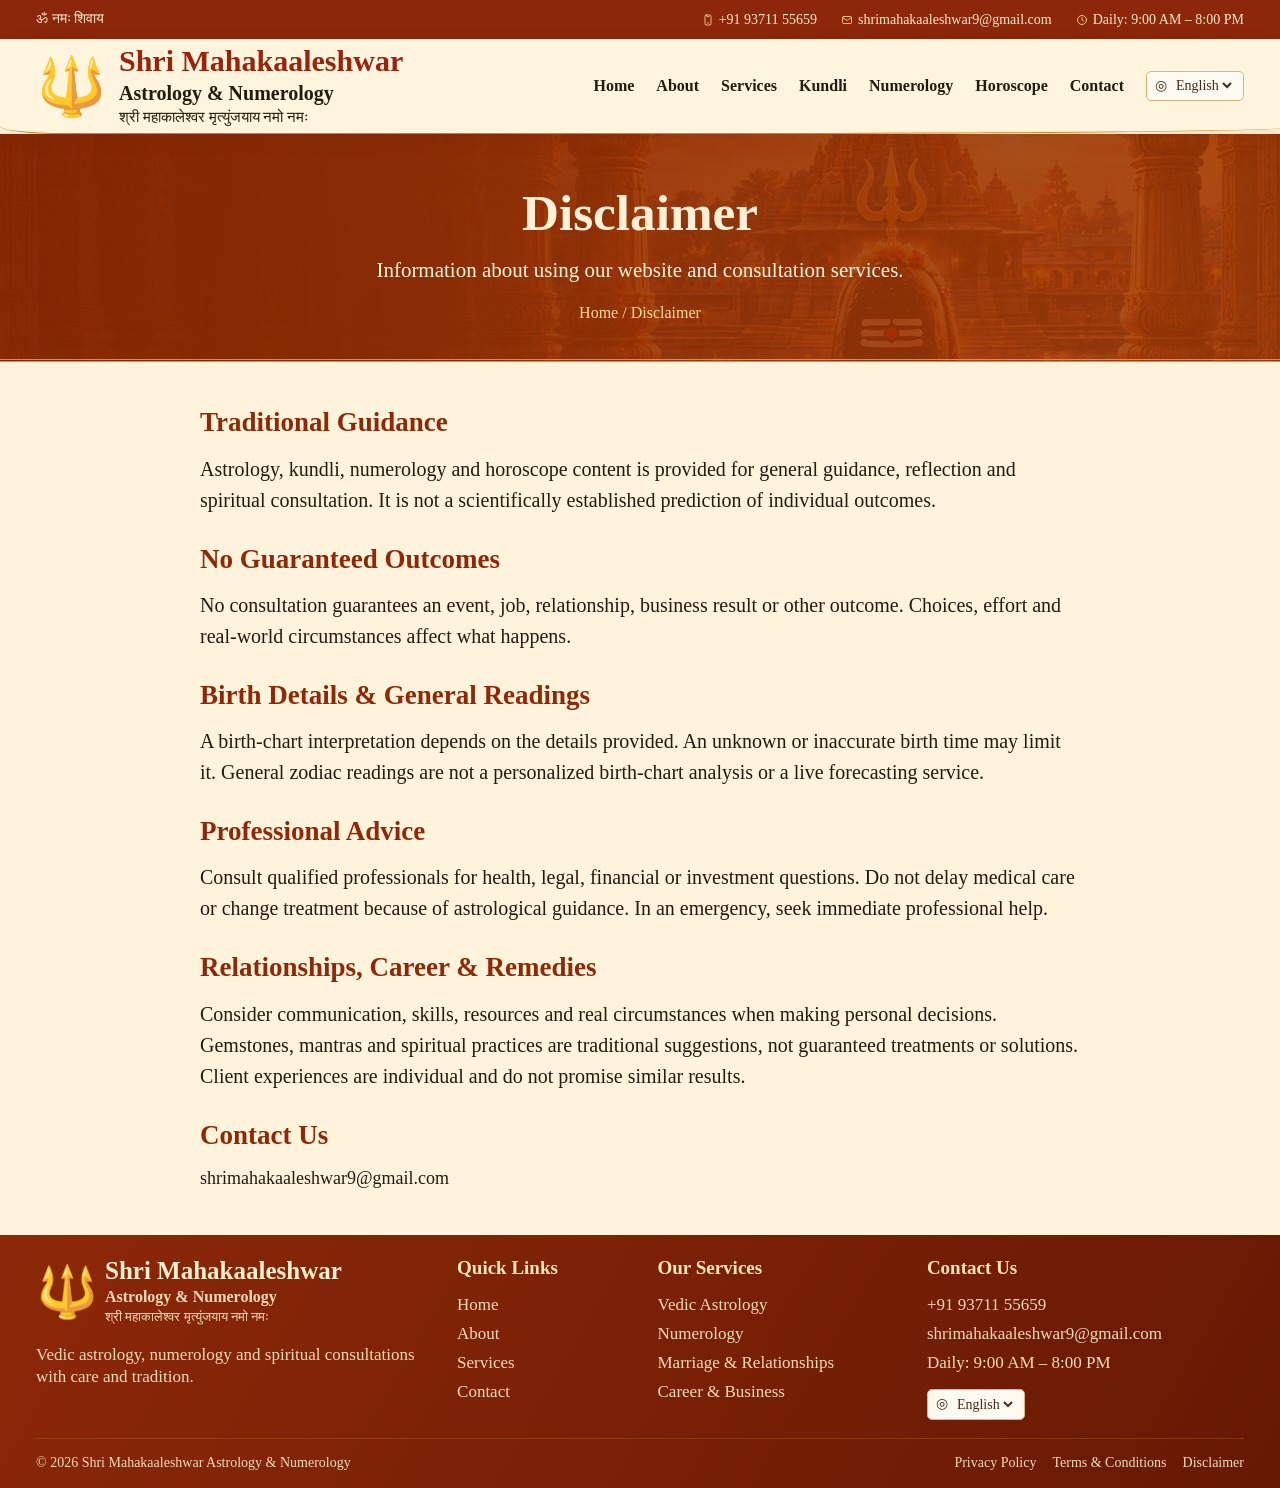
<file: disclaimer.html>
<!doctype html><html lang="en"><head><meta charset="UTF-8"><meta name="viewport" content="width=device-width, initial-scale=1"><title>Shri Mahakaaleshwar | Disclaimer</title><meta name="description" content="Personal astrology and numerology consultations with Acharya Bhuvaneshji Bhanose."><link rel="icon" href="assets/images/favicon/favicon.ico"><link rel="stylesheet" href="assets/css/royal.css"><link rel="stylesheet" href="assets/css/reference.css"></head><body><a class="skip-link" href="#main-content" data-i18n="skipContent">Skip to content</a><div class="topbar"><div class="shell topbar-inner"><div class="topbar-mantra">ॐ नमः शिवाय</div><div class="topbar-contacts"><a href="tel:+919371155659"><svg class="topbar-icon" width="12" height="12" viewBox="0 0 24 24" fill="none" stroke="currentColor" stroke-width="1.7" stroke-linecap="round" stroke-linejoin="round" aria-hidden="true" focusable="false"><rect x="6" y="2" width="12" height="20" rx="2.5"/><path d="M10 5h4M11 18h2"/></svg>+91 93711 55659</a><a href="mailto:shrimahakaaleshwar9@gmail.com"><svg class="topbar-icon" width="12" height="12" viewBox="0 0 24 24" fill="none" stroke="currentColor" stroke-width="1.7" stroke-linecap="round" stroke-linejoin="round" aria-hidden="true" focusable="false"><rect x="3" y="5" width="18" height="14" rx="2"/><path d="m3 7 9 6 9-6"/></svg>shrimahakaaleshwar9@gmail.com</a><span class="topbar-hours"><svg class="topbar-icon" width="12" height="12" viewBox="0 0 24 24" fill="none" stroke="currentColor" stroke-width="1.7" stroke-linecap="round" stroke-linejoin="round" aria-hidden="true" focusable="false"><circle cx="12" cy="12" r="9"/><path d="M12 7v5l3 2"/></svg><span data-i18n="hours">Daily: 9:00 AM – 8:00 PM</span></span></div></div></div><header class="royal-header"><div class="shell header-inner"><a class="brand" href="index.html"><span class="trident">🔱</span><span><strong data-i18n="brand" class="">Shri Mahakaaleshwar</strong><small data-i18n="brandSub" class="">Astrology &amp; Numerology</small><small class="mantra">श्री महाकालेश्वर मृत्युंजयाय नमो नमः</small></span></a><button class="menu-button" aria-label="Open navigation" aria-expanded="false" aria-controls="main-navigation">☰</button><nav id="main-navigation"><a href="index.html" class=""><span data-i18n="home" class="">Home</span></a><a href="about.html" class=""><span data-i18n="about" class="">About</span></a><a href="services.html" class=""><span data-i18n="services" class="">Services</span></a><a href="kundli.html" class=""><span data-i18n="kundli" class="">Kundli</span></a><a href="numerology.html" class=""><span data-i18n="numerology" class="">Numerology</span></a><a href="rashifal.html" class=""><span data-i18n="horoscope" class="">Horoscope</span></a><a href="contact.html" class=""><span data-i18n="contact" class="">Contact</span></a></nav><label class="language"><span aria-hidden="true">◎</span><select aria-label="Language / भाषा" class="language-select"><option value="en">English</option><option value="hi">हिंदी</option><option value="mr">मराठी</option></select></label></div></header><main id="main-content"><section class="inner-hero"><div class="shell"><h1 data-i18n="disclaimerPage" class="">Disclaimer</h1><p data-i18n="disclaimerPageDesc" class="">Information about using our website and consultation services.</p><div class="breadcrumbs"><a href="index.html"><span data-i18n="home" class="">Home</span></a><span> / </span><span data-i18n="disclaimerPage" class="">Disclaimer</span></div></div></section><section class="shell inner-section narrow policy-content"><section><h2 data-i18n="disclaimer.html0" class="">Traditional Guidance</h2><p data-i18n="disclaimer.html0p" class="">Astrology, kundli, numerology and horoscope content is provided for general guidance, reflection and spiritual consultation. It is not a scientifically established prediction of individual outcomes.</p></section><section><h2 data-i18n="disclaimer.html1" class="">No Guaranteed Outcomes</h2><p data-i18n="disclaimer.html1p" class="">No consultation guarantees an event, job, relationship, business result or other outcome. Choices, effort and real-world circumstances affect what happens.</p></section><section><h2 data-i18n="disclaimer.html2" class="">Birth Details &amp; General Readings</h2><p data-i18n="disclaimer.html2p" class="">A birth-chart interpretation depends on the details provided. An unknown or inaccurate birth time may limit it. General zodiac readings are not a personalized birth-chart analysis or a live forecasting service.</p></section><section><h2 data-i18n="disclaimer.html3" class="">Professional Advice</h2><p data-i18n="disclaimer.html3p" class="">Consult qualified professionals for health, legal, financial or investment questions. Do not delay medical care or change treatment because of astrological guidance. In an emergency, seek immediate professional help.</p></section><section><h2 data-i18n="disclaimer.html4" class="">Relationships, Career &amp; Remedies</h2><p data-i18n="disclaimer.html4p" class="">Consider communication, skills, resources and real circumstances when making personal decisions. Gemstones, mantras and spiritual practices are traditional suggestions, not guaranteed treatments or solutions. Client experiences are individual and do not promise similar results.</p></section><h2 data-i18n="contactUs" class="">Contact Us</h2><a href="mailto:shrimahakaaleshwar9@gmail.com">shrimahakaaleshwar9@gmail.com</a></section></main><footer class="royal-footer"><div class="shell footer-grid"><div><a class="brand" href="index.html"><span class="trident">🔱</span><span><strong data-i18n="brand" class="">Shri Mahakaaleshwar</strong><small data-i18n="brandSub" class="">Astrology &amp; Numerology</small><small class="mantra">श्री महाकालेश्वर मृत्युंजयाय नमो नमः</small></span></a><p data-i18n="footerP" class="">Vedic astrology, numerology and spiritual consultations with care and tradition.</p></div><div><h3 data-i18n="quick" class="">Quick Links</h3><a href="index.html" class=""><span data-i18n="home" class="">Home</span></a><a href="about.html" class=""><span data-i18n="about" class="">About</span></a><a href="services.html" class=""><span data-i18n="services" class="">Services</span></a><a href="contact.html" class=""><span data-i18n="contact" class="">Contact</span></a></div><div><h3 data-i18n="footServices" class="">Our Services</h3><a href="kundli.html" class=""><span data-i18n="s0" class="">Vedic Astrology</span></a><a href="numerology.html" class=""><span data-i18n="s1" class="">Numerology</span></a><a href="services.html" class=""><span data-i18n="s2" class="">Marriage &amp; Relationships</span></a><a href="services.html" class=""><span data-i18n="s3" class="">Career &amp; Business</span></a></div><div><h3 data-i18n="contactUs" class="">Contact Us</h3><a href="tel:+919371155659">+91 93711 55659</a><a href="mailto:shrimahakaaleshwar9@gmail.com">shrimahakaaleshwar9@gmail.com</a><p data-i18n="hours" class="">Daily: 9:00 AM – 8:00 PM</p><label class="language"><span aria-hidden="true">◎</span><select aria-label="Language / भाषा" class="language-select"><option value="en">English</option><option value="hi">हिंदी</option><option value="mr">मराठी</option></select></label></div></div><div class="shell footer-bottom"><span>© 2026 Shri Mahakaaleshwar Astrology & Numerology</span><div><a href="privacy-policy.html" class=""><span data-i18n="privacy" class="">Privacy Policy</span></a><a href="terms-conditions.html" class=""><span data-i18n="terms" class="">Terms &amp; Conditions</span></a><a href="disclaimer.html" class=""><span data-i18n="disclaimer" class="">Disclaimer</span></a></div></div></footer><script src="assets/js/languages.js"></script><script src="assets/js/royal.js"></script></body></html>
</file>
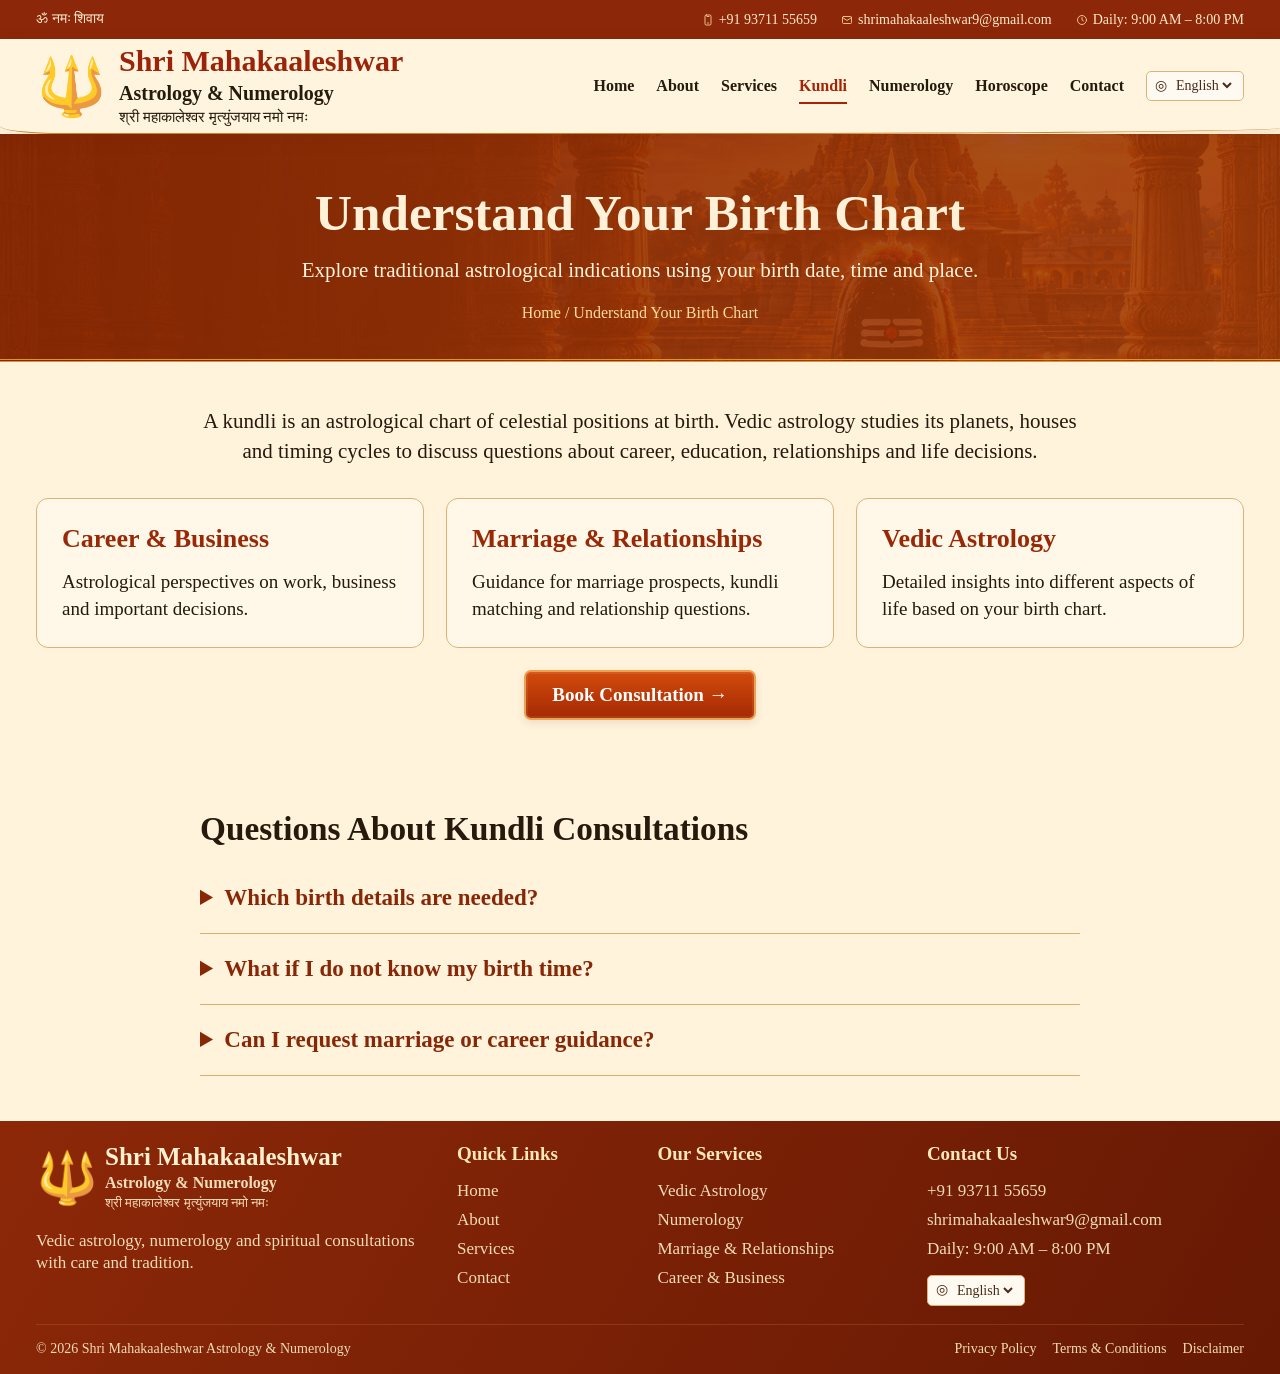
<file: kundli.html>
<!doctype html><html lang="en"><head><meta charset="UTF-8"><meta name="viewport" content="width=device-width, initial-scale=1"><title>Shri Mahakaaleshwar | Kundli</title><meta name="description" content="Personal astrology and numerology consultations with Acharya Bhuvaneshji Bhanose."><link rel="icon" href="assets/images/favicon/favicon.ico"><link rel="stylesheet" href="assets/css/royal.css"><link rel="stylesheet" href="assets/css/reference.css"></head><body><a class="skip-link" href="#main-content" data-i18n="skipContent">Skip to content</a><div class="topbar"><div class="shell topbar-inner"><div class="topbar-mantra">ॐ नमः शिवाय</div><div class="topbar-contacts"><a href="tel:+919371155659"><svg class="topbar-icon" width="12" height="12" viewBox="0 0 24 24" fill="none" stroke="currentColor" stroke-width="1.7" stroke-linecap="round" stroke-linejoin="round" aria-hidden="true" focusable="false"><rect x="6" y="2" width="12" height="20" rx="2.5"/><path d="M10 5h4M11 18h2"/></svg>+91 93711 55659</a><a href="mailto:shrimahakaaleshwar9@gmail.com"><svg class="topbar-icon" width="12" height="12" viewBox="0 0 24 24" fill="none" stroke="currentColor" stroke-width="1.7" stroke-linecap="round" stroke-linejoin="round" aria-hidden="true" focusable="false"><rect x="3" y="5" width="18" height="14" rx="2"/><path d="m3 7 9 6 9-6"/></svg>shrimahakaaleshwar9@gmail.com</a><span class="topbar-hours"><svg class="topbar-icon" width="12" height="12" viewBox="0 0 24 24" fill="none" stroke="currentColor" stroke-width="1.7" stroke-linecap="round" stroke-linejoin="round" aria-hidden="true" focusable="false"><circle cx="12" cy="12" r="9"/><path d="M12 7v5l3 2"/></svg><span data-i18n="hours">Daily: 9:00 AM – 8:00 PM</span></span></div></div></div><header class="royal-header"><div class="shell header-inner"><a class="brand" href="index.html"><span class="trident">🔱</span><span><strong data-i18n="brand" class="">Shri Mahakaaleshwar</strong><small data-i18n="brandSub" class="">Astrology &amp; Numerology</small><small class="mantra">श्री महाकालेश्वर मृत्युंजयाय नमो नमः</small></span></a><button class="menu-button" aria-label="Open navigation" aria-expanded="false" aria-controls="main-navigation">☰</button><nav id="main-navigation"><a href="index.html" class=""><span data-i18n="home" class="">Home</span></a><a href="about.html" class=""><span data-i18n="about" class="">About</span></a><a href="services.html" class=""><span data-i18n="services" class="">Services</span></a><a href="kundli.html" class=""><span data-i18n="kundli" class="">Kundli</span></a><a href="numerology.html" class=""><span data-i18n="numerology" class="">Numerology</span></a><a href="rashifal.html" class=""><span data-i18n="horoscope" class="">Horoscope</span></a><a href="contact.html" class=""><span data-i18n="contact" class="">Contact</span></a></nav><label class="language"><span aria-hidden="true">◎</span><select aria-label="Language / भाषा" class="language-select"><option value="en">English</option><option value="hi">हिंदी</option><option value="mr">मराठी</option></select></label></div></header><main id="main-content"><section class="inner-hero"><div class="shell"><h1 data-i18n="kundliPage" class="">Understand Your Birth Chart</h1><p data-i18n="kundliPageDesc" class="">Explore traditional astrological indications using your birth date, time and place.</p><div class="breadcrumbs"><a href="index.html"><span data-i18n="home" class="">Home</span></a><span> / </span><span data-i18n="kundliPage" class="">Understand Your Birth Chart</span></div></div></section><section class="shell inner-section"><div class="reading-intro"><p data-i18n="kundliP" class="">A kundli is an astrological chart of celestial positions at birth. Vedic astrology studies its planets, houses and timing cycles to discuss questions about career, education, relationships and life decisions.</p></div><div class="detail-grid"><article class="detail-card"><h3 data-i18n="kundliCard3" class="">Career &amp; Business</h3><p data-i18n="kundliCard3Desc" class="">Astrological perspectives on work, business and important decisions.</p></article><article class="detail-card"><h3 data-i18n="kundliCard2" class="">Marriage &amp; Relationships</h3><p data-i18n="kundliCard2Desc" class="">Guidance for marriage prospects, kundli matching and relationship questions.</p></article><article class="detail-card"><h3 data-i18n="kundliCard0" class="">Vedic Astrology</h3><p data-i18n="kundliCard0Desc" class="">Detailed insights into different aspects of life based on your birth chart.</p></article></div><div class="center-action"><a class="royal-button" href="appointment.html?service=6"><span data-i18n="book" class="">Book Consultation →</span></a></div></section><section class="shell inner-section narrow"><h2 data-i18n="kundliFAQ" class="">Questions About Kundli Consultations</h2><details class="faq"><summary><span data-i18n="birthNeeded" class="">Which birth details are needed?</span></summary><p data-i18n="birthNeededDesc" class="">Please provide your date of birth, exact time if known, and birth city. Share your main questions too.</p></details><details class="faq"><summary><span data-i18n="unknownTime" class="">What if I do not know my birth time?</span></summary><p data-i18n="unknownTimeDesc" class="">Tell us that the time is unknown. An interpretation may be limited or approximate; do not enter a guessed time as certain.</p></details><details class="faq"><summary><span data-i18n="kundliMarriage" class="">Can I request marriage or career guidance?</span></summary><p data-i18n="kundliMarriageDesc" class="">Yes. Choose the relevant service and share the questions you want to discuss.</p></details></section></main><footer class="royal-footer"><div class="shell footer-grid"><div><a class="brand" href="index.html"><span class="trident">🔱</span><span><strong data-i18n="brand" class="">Shri Mahakaaleshwar</strong><small data-i18n="brandSub" class="">Astrology &amp; Numerology</small><small class="mantra">श्री महाकालेश्वर मृत्युंजयाय नमो नमः</small></span></a><p data-i18n="footerP" class="">Vedic astrology, numerology and spiritual consultations with care and tradition.</p></div><div><h3 data-i18n="quick" class="">Quick Links</h3><a href="index.html" class=""><span data-i18n="home" class="">Home</span></a><a href="about.html" class=""><span data-i18n="about" class="">About</span></a><a href="services.html" class=""><span data-i18n="services" class="">Services</span></a><a href="contact.html" class=""><span data-i18n="contact" class="">Contact</span></a></div><div><h3 data-i18n="footServices" class="">Our Services</h3><a href="kundli.html" class=""><span data-i18n="s0" class="">Vedic Astrology</span></a><a href="numerology.html" class=""><span data-i18n="s1" class="">Numerology</span></a><a href="services.html" class=""><span data-i18n="s2" class="">Marriage &amp; Relationships</span></a><a href="services.html" class=""><span data-i18n="s3" class="">Career &amp; Business</span></a></div><div><h3 data-i18n="contactUs" class="">Contact Us</h3><a href="tel:+919371155659">+91 93711 55659</a><a href="mailto:shrimahakaaleshwar9@gmail.com">shrimahakaaleshwar9@gmail.com</a><p data-i18n="hours" class="">Daily: 9:00 AM – 8:00 PM</p><label class="language"><span aria-hidden="true">◎</span><select aria-label="Language / भाषा" class="language-select"><option value="en">English</option><option value="hi">हिंदी</option><option value="mr">मराठी</option></select></label></div></div><div class="shell footer-bottom"><span>© 2026 Shri Mahakaaleshwar Astrology & Numerology</span><div><a href="privacy-policy.html" class=""><span data-i18n="privacy" class="">Privacy Policy</span></a><a href="terms-conditions.html" class=""><span data-i18n="terms" class="">Terms &amp; Conditions</span></a><a href="disclaimer.html" class=""><span data-i18n="disclaimer" class="">Disclaimer</span></a></div></div></footer><script src="assets/js/languages.js"></script><script src="assets/js/royal.js"></script></body></html>
</file>
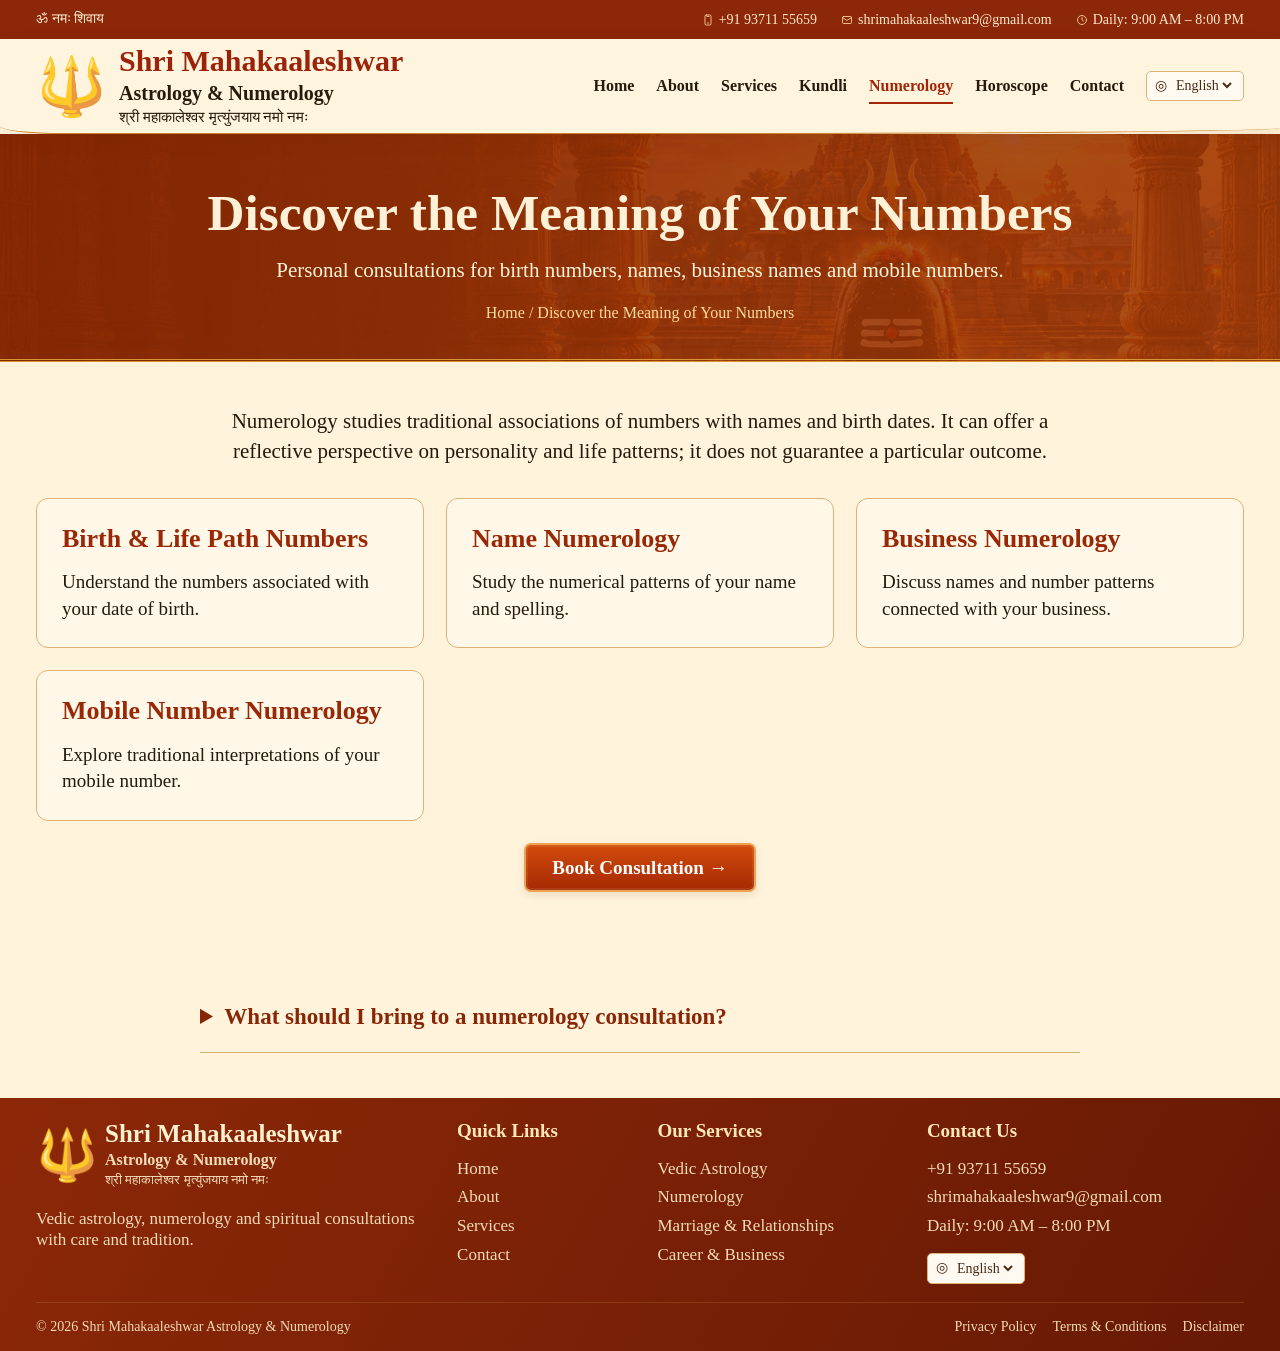
<file: numerology.html>
<!doctype html><html lang="en"><head><meta charset="UTF-8"><meta name="viewport" content="width=device-width, initial-scale=1"><title>Shri Mahakaaleshwar | Numerology</title><meta name="description" content="Personal astrology and numerology consultations with Acharya Bhuvaneshji Bhanose."><link rel="icon" href="assets/images/favicon/favicon.ico"><link rel="stylesheet" href="assets/css/royal.css"><link rel="stylesheet" href="assets/css/reference.css"></head><body><a class="skip-link" href="#main-content" data-i18n="skipContent">Skip to content</a><div class="topbar"><div class="shell topbar-inner"><div class="topbar-mantra">ॐ नमः शिवाय</div><div class="topbar-contacts"><a href="tel:+919371155659"><svg class="topbar-icon" width="12" height="12" viewBox="0 0 24 24" fill="none" stroke="currentColor" stroke-width="1.7" stroke-linecap="round" stroke-linejoin="round" aria-hidden="true" focusable="false"><rect x="6" y="2" width="12" height="20" rx="2.5"/><path d="M10 5h4M11 18h2"/></svg>+91 93711 55659</a><a href="mailto:shrimahakaaleshwar9@gmail.com"><svg class="topbar-icon" width="12" height="12" viewBox="0 0 24 24" fill="none" stroke="currentColor" stroke-width="1.7" stroke-linecap="round" stroke-linejoin="round" aria-hidden="true" focusable="false"><rect x="3" y="5" width="18" height="14" rx="2"/><path d="m3 7 9 6 9-6"/></svg>shrimahakaaleshwar9@gmail.com</a><span class="topbar-hours"><svg class="topbar-icon" width="12" height="12" viewBox="0 0 24 24" fill="none" stroke="currentColor" stroke-width="1.7" stroke-linecap="round" stroke-linejoin="round" aria-hidden="true" focusable="false"><circle cx="12" cy="12" r="9"/><path d="M12 7v5l3 2"/></svg><span data-i18n="hours">Daily: 9:00 AM – 8:00 PM</span></span></div></div></div><header class="royal-header"><div class="shell header-inner"><a class="brand" href="index.html"><span class="trident">🔱</span><span><strong data-i18n="brand" class="">Shri Mahakaaleshwar</strong><small data-i18n="brandSub" class="">Astrology &amp; Numerology</small><small class="mantra">श्री महाकालेश्वर मृत्युंजयाय नमो नमः</small></span></a><button class="menu-button" aria-label="Open navigation" aria-expanded="false" aria-controls="main-navigation">☰</button><nav id="main-navigation"><a href="index.html" class=""><span data-i18n="home" class="">Home</span></a><a href="about.html" class=""><span data-i18n="about" class="">About</span></a><a href="services.html" class=""><span data-i18n="services" class="">Services</span></a><a href="kundli.html" class=""><span data-i18n="kundli" class="">Kundli</span></a><a href="numerology.html" class=""><span data-i18n="numerology" class="">Numerology</span></a><a href="rashifal.html" class=""><span data-i18n="horoscope" class="">Horoscope</span></a><a href="contact.html" class=""><span data-i18n="contact" class="">Contact</span></a></nav><label class="language"><span aria-hidden="true">◎</span><select aria-label="Language / भाषा" class="language-select"><option value="en">English</option><option value="hi">हिंदी</option><option value="mr">मराठी</option></select></label></div></header><main id="main-content"><section class="inner-hero"><div class="shell"><h1 data-i18n="numerologyPage" class="">Discover the Meaning of Your Numbers</h1><p data-i18n="numerologyPageDesc" class="">Personal consultations for birth numbers, names, business names and mobile numbers.</p><div class="breadcrumbs"><a href="index.html"><span data-i18n="home" class="">Home</span></a><span> / </span><span data-i18n="numerologyPage" class="">Discover the Meaning of Your Numbers</span></div></div></section><section class="shell inner-section"><div class="reading-intro"><p data-i18n="numberIntro" class="">Numerology studies traditional associations of numbers with names and birth dates. It can offer a reflective perspective on personality and life patterns; it does not guarantee a particular outcome.</p></div><div class="detail-grid"><article class="detail-card"><h3 data-i18n="number0" class="">Birth &amp; Life Path Numbers</h3><p data-i18n="number0Desc" class="">Understand the numbers associated with your date of birth.</p></article><article class="detail-card"><h3 data-i18n="number1" class="">Name Numerology</h3><p data-i18n="number1Desc" class="">Study the numerical patterns of your name and spelling.</p></article><article class="detail-card"><h3 data-i18n="number2" class="">Business Numerology</h3><p data-i18n="number2Desc" class="">Discuss names and number patterns connected with your business.</p></article><article class="detail-card"><h3 data-i18n="number3" class="">Mobile Number Numerology</h3><p data-i18n="number3Desc" class="">Explore traditional interpretations of your mobile number.</p></article></div><div class="center-action"><a class="royal-button" href="appointment.html?service=1"><span data-i18n="book" class="">Book Consultation →</span></a></div></section><section class="shell narrow inner-section"><details class="faq"><summary><span data-i18n="numberInfo" class="">What should I bring to a numerology consultation?</span></summary><p data-i18n="numberInfoDesc" class="">Share your date of birth and the exact name, business name or mobile number you want to discuss.</p></details></section></main><footer class="royal-footer"><div class="shell footer-grid"><div><a class="brand" href="index.html"><span class="trident">🔱</span><span><strong data-i18n="brand" class="">Shri Mahakaaleshwar</strong><small data-i18n="brandSub" class="">Astrology &amp; Numerology</small><small class="mantra">श्री महाकालेश्वर मृत्युंजयाय नमो नमः</small></span></a><p data-i18n="footerP" class="">Vedic astrology, numerology and spiritual consultations with care and tradition.</p></div><div><h3 data-i18n="quick" class="">Quick Links</h3><a href="index.html" class=""><span data-i18n="home" class="">Home</span></a><a href="about.html" class=""><span data-i18n="about" class="">About</span></a><a href="services.html" class=""><span data-i18n="services" class="">Services</span></a><a href="contact.html" class=""><span data-i18n="contact" class="">Contact</span></a></div><div><h3 data-i18n="footServices" class="">Our Services</h3><a href="kundli.html" class=""><span data-i18n="s0" class="">Vedic Astrology</span></a><a href="numerology.html" class=""><span data-i18n="s1" class="">Numerology</span></a><a href="services.html" class=""><span data-i18n="s2" class="">Marriage &amp; Relationships</span></a><a href="services.html" class=""><span data-i18n="s3" class="">Career &amp; Business</span></a></div><div><h3 data-i18n="contactUs" class="">Contact Us</h3><a href="tel:+919371155659">+91 93711 55659</a><a href="mailto:shrimahakaaleshwar9@gmail.com">shrimahakaaleshwar9@gmail.com</a><p data-i18n="hours" class="">Daily: 9:00 AM – 8:00 PM</p><label class="language"><span aria-hidden="true">◎</span><select aria-label="Language / भाषा" class="language-select"><option value="en">English</option><option value="hi">हिंदी</option><option value="mr">मराठी</option></select></label></div></div><div class="shell footer-bottom"><span>© 2026 Shri Mahakaaleshwar Astrology & Numerology</span><div><a href="privacy-policy.html" class=""><span data-i18n="privacy" class="">Privacy Policy</span></a><a href="terms-conditions.html" class=""><span data-i18n="terms" class="">Terms &amp; Conditions</span></a><a href="disclaimer.html" class=""><span data-i18n="disclaimer" class="">Disclaimer</span></a></div></div></footer><script src="assets/js/languages.js"></script><script src="assets/js/royal.js"></script></body></html>
</file>
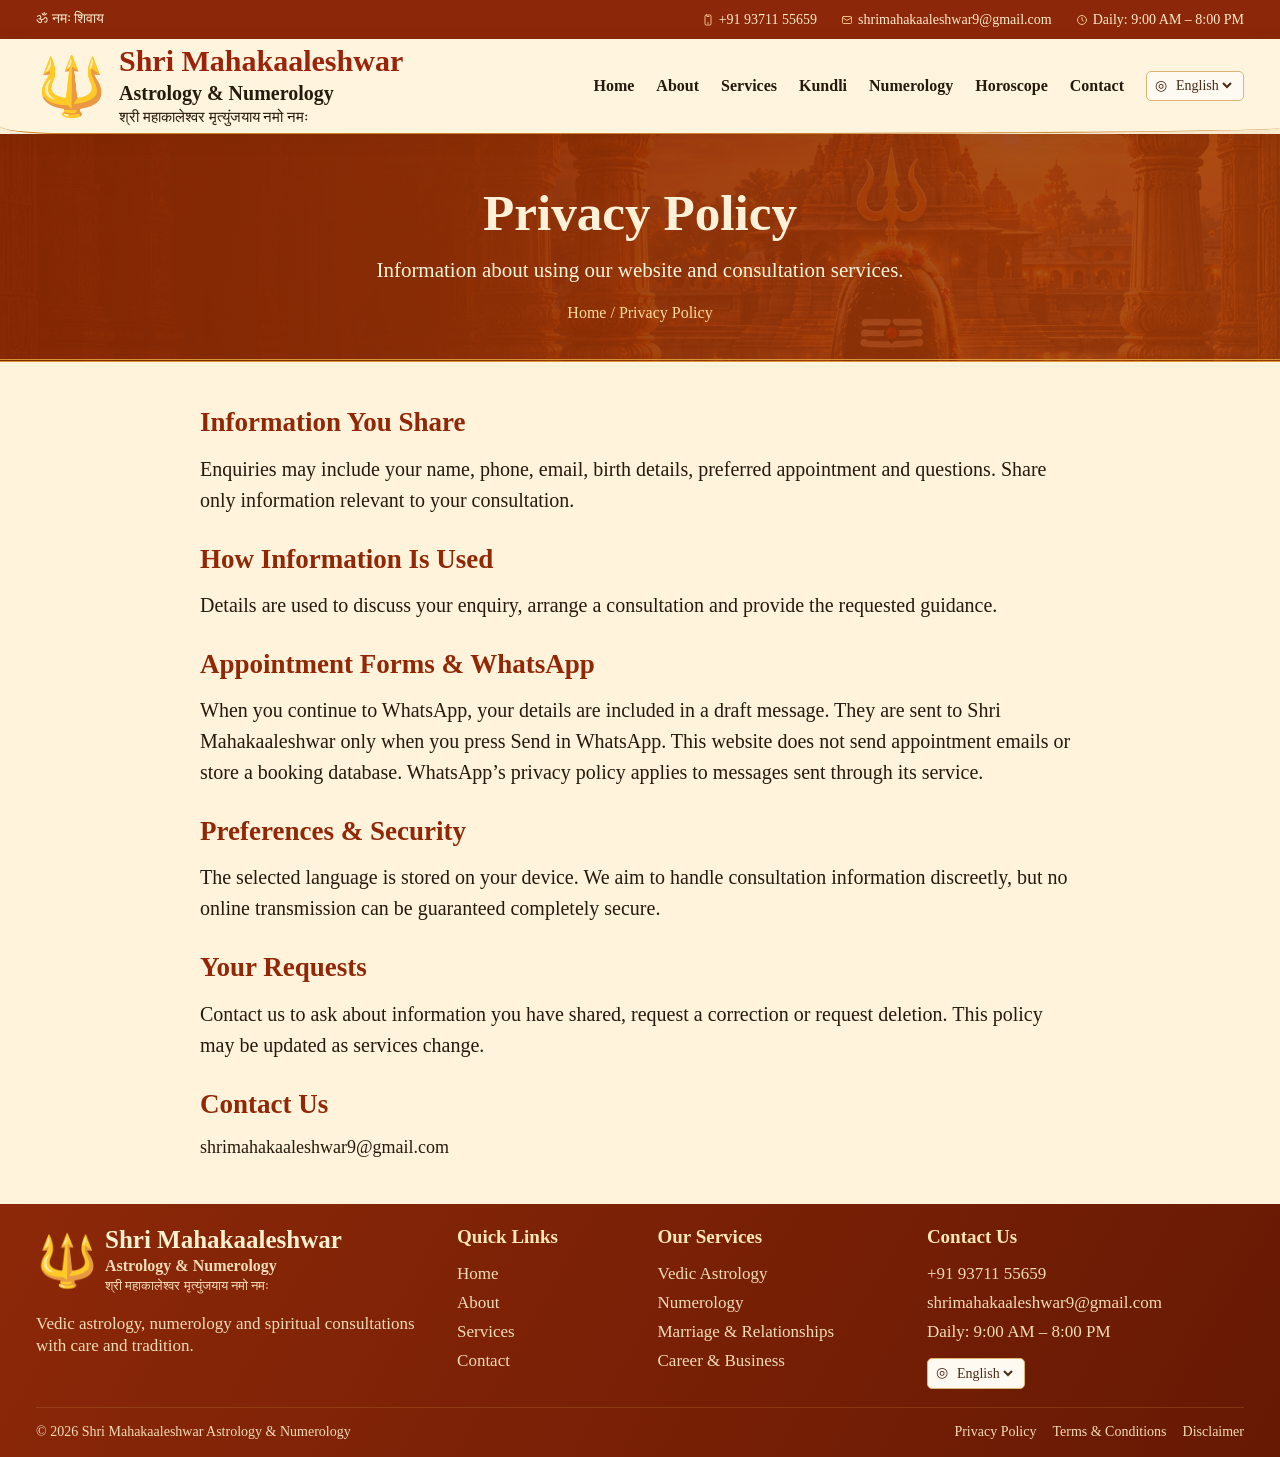
<file: privacy-policy.html>
<!doctype html><html lang="en"><head><meta charset="UTF-8"><meta name="viewport" content="width=device-width, initial-scale=1"><title>Shri Mahakaaleshwar | Privacy-Policy</title><meta name="description" content="Personal astrology and numerology consultations with Acharya Bhuvaneshji Bhanose."><link rel="icon" href="assets/images/favicon/favicon.ico"><link rel="stylesheet" href="assets/css/royal.css"><link rel="stylesheet" href="assets/css/reference.css"></head><body><a class="skip-link" href="#main-content" data-i18n="skipContent">Skip to content</a><div class="topbar"><div class="shell topbar-inner"><div class="topbar-mantra">ॐ नमः शिवाय</div><div class="topbar-contacts"><a href="tel:+919371155659"><svg class="topbar-icon" width="12" height="12" viewBox="0 0 24 24" fill="none" stroke="currentColor" stroke-width="1.7" stroke-linecap="round" stroke-linejoin="round" aria-hidden="true" focusable="false"><rect x="6" y="2" width="12" height="20" rx="2.5"/><path d="M10 5h4M11 18h2"/></svg>+91 93711 55659</a><a href="mailto:shrimahakaaleshwar9@gmail.com"><svg class="topbar-icon" width="12" height="12" viewBox="0 0 24 24" fill="none" stroke="currentColor" stroke-width="1.7" stroke-linecap="round" stroke-linejoin="round" aria-hidden="true" focusable="false"><rect x="3" y="5" width="18" height="14" rx="2"/><path d="m3 7 9 6 9-6"/></svg>shrimahakaaleshwar9@gmail.com</a><span class="topbar-hours"><svg class="topbar-icon" width="12" height="12" viewBox="0 0 24 24" fill="none" stroke="currentColor" stroke-width="1.7" stroke-linecap="round" stroke-linejoin="round" aria-hidden="true" focusable="false"><circle cx="12" cy="12" r="9"/><path d="M12 7v5l3 2"/></svg><span data-i18n="hours">Daily: 9:00 AM – 8:00 PM</span></span></div></div></div><header class="royal-header"><div class="shell header-inner"><a class="brand" href="index.html"><span class="trident">🔱</span><span><strong data-i18n="brand" class="">Shri Mahakaaleshwar</strong><small data-i18n="brandSub" class="">Astrology &amp; Numerology</small><small class="mantra">श्री महाकालेश्वर मृत्युंजयाय नमो नमः</small></span></a><button class="menu-button" aria-label="Open navigation" aria-expanded="false" aria-controls="main-navigation">☰</button><nav id="main-navigation"><a href="index.html" class=""><span data-i18n="home" class="">Home</span></a><a href="about.html" class=""><span data-i18n="about" class="">About</span></a><a href="services.html" class=""><span data-i18n="services" class="">Services</span></a><a href="kundli.html" class=""><span data-i18n="kundli" class="">Kundli</span></a><a href="numerology.html" class=""><span data-i18n="numerology" class="">Numerology</span></a><a href="rashifal.html" class=""><span data-i18n="horoscope" class="">Horoscope</span></a><a href="contact.html" class=""><span data-i18n="contact" class="">Contact</span></a></nav><label class="language"><span aria-hidden="true">◎</span><select aria-label="Language / भाषा" class="language-select"><option value="en">English</option><option value="hi">हिंदी</option><option value="mr">मराठी</option></select></label></div></header><main id="main-content"><section class="inner-hero"><div class="shell"><h1 data-i18n="privacyPage" class="">Privacy Policy</h1><p data-i18n="privacyPageDesc" class="">Information about using our website and consultation services.</p><div class="breadcrumbs"><a href="index.html"><span data-i18n="home" class="">Home</span></a><span> / </span><span data-i18n="privacyPage" class="">Privacy Policy</span></div></div></section><section class="shell inner-section narrow policy-content"><section><h2 data-i18n="privacy-policy.html0" class="">Information You Share</h2><p data-i18n="privacy-policy.html0p" class="">Enquiries may include your name, phone, email, birth details, preferred appointment and questions. Share only information relevant to your consultation.</p></section><section><h2 data-i18n="privacy-policy.html1" class="">How Information Is Used</h2><p data-i18n="privacy-policy.html1p" class="">Details are used to discuss your enquiry, arrange a consultation and provide the requested guidance.</p></section><section><h2 data-i18n="privacy-policy.html2" class="">Appointment Forms &amp; WhatsApp</h2><p data-i18n="privacy-policy.html2p" class="">This website prepares a message in your browser. Your form details are not saved in browser storage or a booking database by this page. They are shared with WhatsApp when you follow the WhatsApp link; sending is your choice. WhatsApp applies its own privacy policy.</p></section><section><h2 data-i18n="privacy-policy.html3" class="">Preferences &amp; Security</h2><p data-i18n="privacy-policy.html3p" class="">The selected language is stored on your device. We aim to handle consultation information discreetly, but no online transmission can be guaranteed completely secure.</p></section><section><h2 data-i18n="privacy-policy.html4" class="">Your Requests</h2><p data-i18n="privacy-policy.html4p" class="">Contact us to ask about information you have shared, request a correction or request deletion. This policy may be updated as services change.</p></section><h2 data-i18n="contactUs" class="">Contact Us</h2><a href="mailto:shrimahakaaleshwar9@gmail.com">shrimahakaaleshwar9@gmail.com</a></section></main><footer class="royal-footer"><div class="shell footer-grid"><div><a class="brand" href="index.html"><span class="trident">🔱</span><span><strong data-i18n="brand" class="">Shri Mahakaaleshwar</strong><small data-i18n="brandSub" class="">Astrology &amp; Numerology</small><small class="mantra">श्री महाकालेश्वर मृत्युंजयाय नमो नमः</small></span></a><p data-i18n="footerP" class="">Vedic astrology, numerology and spiritual consultations with care and tradition.</p></div><div><h3 data-i18n="quick" class="">Quick Links</h3><a href="index.html" class=""><span data-i18n="home" class="">Home</span></a><a href="about.html" class=""><span data-i18n="about" class="">About</span></a><a href="services.html" class=""><span data-i18n="services" class="">Services</span></a><a href="contact.html" class=""><span data-i18n="contact" class="">Contact</span></a></div><div><h3 data-i18n="footServices" class="">Our Services</h3><a href="kundli.html" class=""><span data-i18n="s0" class="">Vedic Astrology</span></a><a href="numerology.html" class=""><span data-i18n="s1" class="">Numerology</span></a><a href="services.html" class=""><span data-i18n="s2" class="">Marriage &amp; Relationships</span></a><a href="services.html" class=""><span data-i18n="s3" class="">Career &amp; Business</span></a></div><div><h3 data-i18n="contactUs" class="">Contact Us</h3><a href="tel:+919371155659">+91 93711 55659</a><a href="mailto:shrimahakaaleshwar9@gmail.com">shrimahakaaleshwar9@gmail.com</a><p data-i18n="hours" class="">Daily: 9:00 AM – 8:00 PM</p><label class="language"><span aria-hidden="true">◎</span><select aria-label="Language / भाषा" class="language-select"><option value="en">English</option><option value="hi">हिंदी</option><option value="mr">मराठी</option></select></label></div></div><div class="shell footer-bottom"><span>© 2026 Shri Mahakaaleshwar Astrology & Numerology</span><div><a href="privacy-policy.html" class=""><span data-i18n="privacy" class="">Privacy Policy</span></a><a href="terms-conditions.html" class=""><span data-i18n="terms" class="">Terms &amp; Conditions</span></a><a href="disclaimer.html" class=""><span data-i18n="disclaimer" class="">Disclaimer</span></a></div></div></footer><script src="assets/js/languages.js"></script><script src="assets/js/royal.js"></script></body></html>
</file>
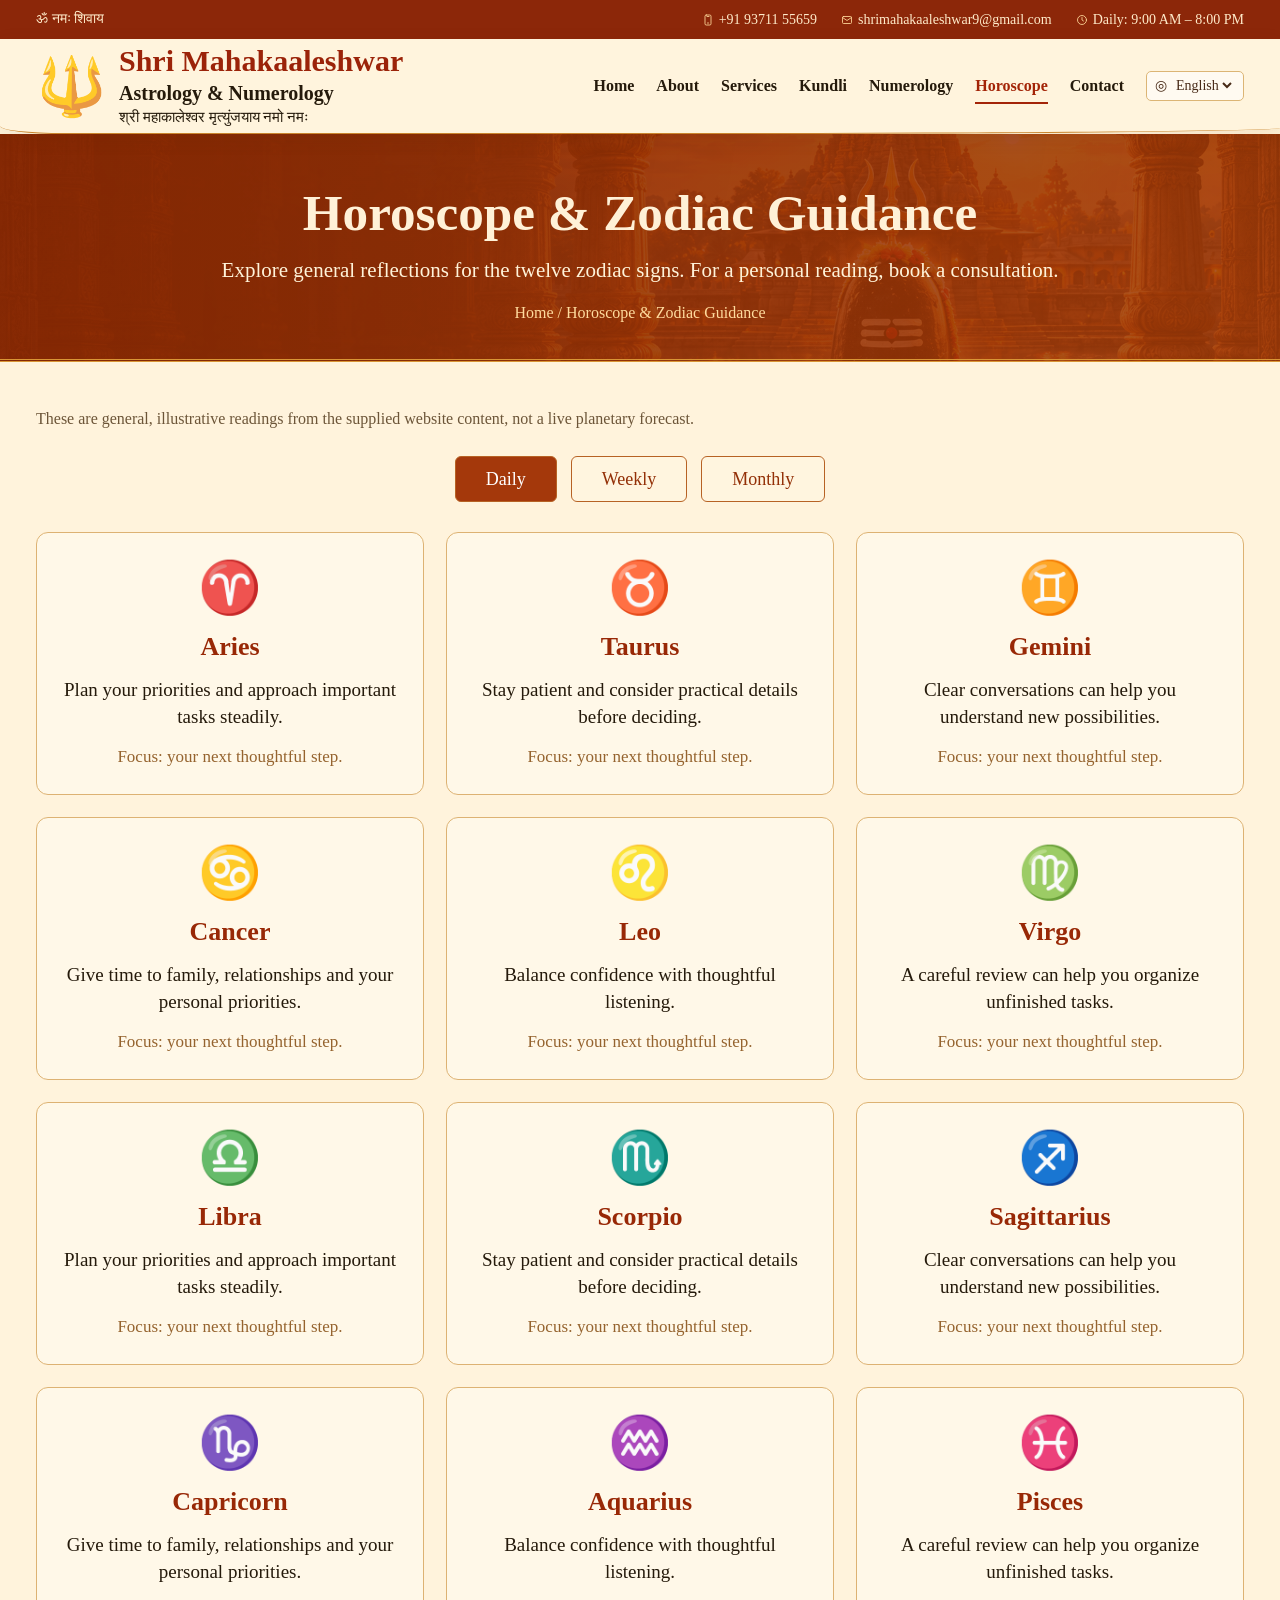
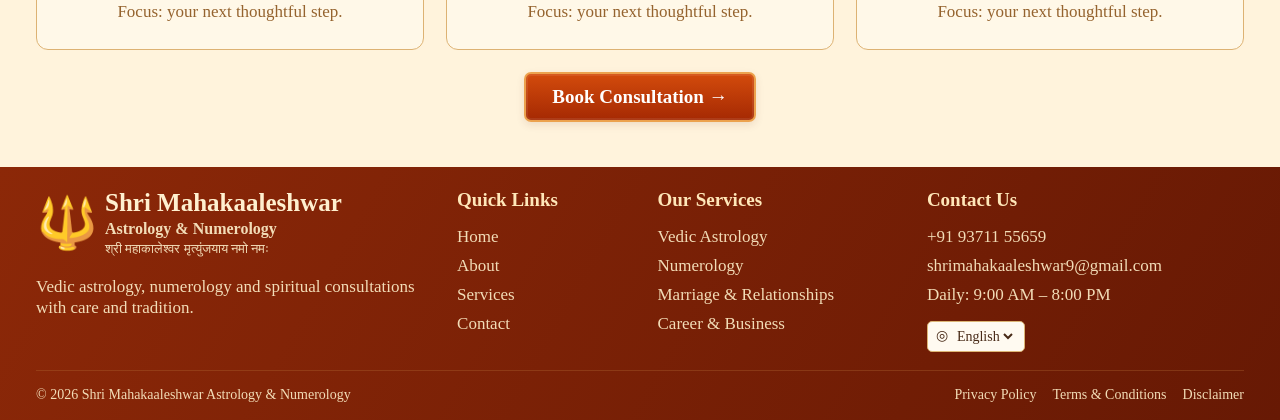
<file: rashifal.html>
<!doctype html><html lang="en"><head><meta charset="UTF-8"><meta name="viewport" content="width=device-width, initial-scale=1"><title>Shri Mahakaaleshwar | Rashifal</title><meta name="description" content="Personal astrology and numerology consultations with Acharya Bhuvaneshji Bhanose."><link rel="icon" href="assets/images/favicon/favicon.ico"><link rel="stylesheet" href="assets/css/royal.css"><link rel="stylesheet" href="assets/css/reference.css"></head><body><a class="skip-link" href="#main-content" data-i18n="skipContent">Skip to content</a><div class="topbar"><div class="shell topbar-inner"><div class="topbar-mantra">ॐ नमः शिवाय</div><div class="topbar-contacts"><a href="tel:+919371155659"><svg class="topbar-icon" width="12" height="12" viewBox="0 0 24 24" fill="none" stroke="currentColor" stroke-width="1.7" stroke-linecap="round" stroke-linejoin="round" aria-hidden="true" focusable="false"><rect x="6" y="2" width="12" height="20" rx="2.5"/><path d="M10 5h4M11 18h2"/></svg>+91 93711 55659</a><a href="mailto:shrimahakaaleshwar9@gmail.com"><svg class="topbar-icon" width="12" height="12" viewBox="0 0 24 24" fill="none" stroke="currentColor" stroke-width="1.7" stroke-linecap="round" stroke-linejoin="round" aria-hidden="true" focusable="false"><rect x="3" y="5" width="18" height="14" rx="2"/><path d="m3 7 9 6 9-6"/></svg>shrimahakaaleshwar9@gmail.com</a><span class="topbar-hours"><svg class="topbar-icon" width="12" height="12" viewBox="0 0 24 24" fill="none" stroke="currentColor" stroke-width="1.7" stroke-linecap="round" stroke-linejoin="round" aria-hidden="true" focusable="false"><circle cx="12" cy="12" r="9"/><path d="M12 7v5l3 2"/></svg><span data-i18n="hours">Daily: 9:00 AM – 8:00 PM</span></span></div></div></div><header class="royal-header"><div class="shell header-inner"><a class="brand" href="index.html"><span class="trident">🔱</span><span><strong data-i18n="brand" class="">Shri Mahakaaleshwar</strong><small data-i18n="brandSub" class="">Astrology &amp; Numerology</small><small class="mantra">श्री महाकालेश्वर मृत्युंजयाय नमो नमः</small></span></a><button class="menu-button" aria-label="Open navigation" aria-expanded="false" aria-controls="main-navigation">☰</button><nav id="main-navigation"><a href="index.html" class=""><span data-i18n="home" class="">Home</span></a><a href="about.html" class=""><span data-i18n="about" class="">About</span></a><a href="services.html" class=""><span data-i18n="services" class="">Services</span></a><a href="kundli.html" class=""><span data-i18n="kundli" class="">Kundli</span></a><a href="numerology.html" class=""><span data-i18n="numerology" class="">Numerology</span></a><a href="rashifal.html" class=""><span data-i18n="horoscope" class="">Horoscope</span></a><a href="contact.html" class=""><span data-i18n="contact" class="">Contact</span></a></nav><label class="language"><span aria-hidden="true">◎</span><select aria-label="Language / भाषा" class="language-select"><option value="en">English</option><option value="hi">हिंदी</option><option value="mr">मराठी</option></select></label></div></header><main id="main-content"><section class="inner-hero"><div class="shell"><h1 data-i18n="horoscopePage" class="">Horoscope &amp; Zodiac Guidance</h1><p data-i18n="horoscopePageDesc" class="">Explore general reflections for the twelve zodiac signs. For a personal reading, book a consultation.</p><div class="breadcrumbs"><a href="index.html"><span data-i18n="home" class="">Home</span></a><span> / </span><span data-i18n="horoscopePage" class="">Horoscope &amp; Zodiac Guidance</span></div></div></section><section class="shell inner-section"><p data-i18n="horoscopeNotice" class="subtle">These are general, illustrative readings from the supplied website content, not a live planetary forecast.</p><div class="period-tabs" role="tablist" aria-label="Horoscope period"><button role="tab" type="button" id="tab-daily" aria-controls="zodiac-panel" aria-selected="true" data-period="daily"><span data-i18n="daily" class="">Daily</span></button><button role="tab" type="button" id="tab-weekly" aria-controls="zodiac-panel" aria-selected="false" data-period="weekly"><span data-i18n="weekly" class="">Weekly</span></button><button role="tab" type="button" id="tab-monthly" aria-controls="zodiac-panel" aria-selected="false" data-period="monthly"><span data-i18n="monthly" class="">Monthly</span></button></div><div id="zodiac-panel" role="tabpanel" aria-labelledby="tab-daily" class="detail-grid zodiac-grid"><article class="detail-card"><span class="service-icon">♈</span><h3 data-i18n="zodiac0" class="">Aries</h3><p data-i18n="reflection0" class="">Plan your priorities and approach important tasks steadily.</p><p class="period-reflection" data-i18n="periodDaily"></p></article><article class="detail-card"><span class="service-icon">♉</span><h3 data-i18n="zodiac1" class="">Taurus</h3><p data-i18n="reflection1" class="">Stay patient and consider practical details before deciding.</p><p class="period-reflection" data-i18n="periodDaily"></p></article><article class="detail-card"><span class="service-icon">♊</span><h3 data-i18n="zodiac2" class="">Gemini</h3><p data-i18n="reflection2" class="">Clear conversations can help you understand new possibilities.</p><p class="period-reflection" data-i18n="periodDaily"></p></article><article class="detail-card"><span class="service-icon">♋</span><h3 data-i18n="zodiac3" class="">Cancer</h3><p data-i18n="reflection3" class="">Give time to family, relationships and your personal priorities.</p><p class="period-reflection" data-i18n="periodDaily"></p></article><article class="detail-card"><span class="service-icon">♌</span><h3 data-i18n="zodiac4" class="">Leo</h3><p data-i18n="reflection4" class="">Balance confidence with thoughtful listening.</p><p class="period-reflection" data-i18n="periodDaily"></p></article><article class="detail-card"><span class="service-icon">♍</span><h3 data-i18n="zodiac5" class="">Virgo</h3><p data-i18n="reflection5" class="">A careful review can help you organize unfinished tasks.</p><p class="period-reflection" data-i18n="periodDaily"></p></article><article class="detail-card"><span class="service-icon">♎</span><h3 data-i18n="zodiac6" class="">Libra</h3><p data-i18n="reflection6" class="">Plan your priorities and approach important tasks steadily.</p><p class="period-reflection" data-i18n="periodDaily"></p></article><article class="detail-card"><span class="service-icon">♏</span><h3 data-i18n="zodiac7" class="">Scorpio</h3><p data-i18n="reflection7" class="">Stay patient and consider practical details before deciding.</p><p class="period-reflection" data-i18n="periodDaily"></p></article><article class="detail-card"><span class="service-icon">♐</span><h3 data-i18n="zodiac8" class="">Sagittarius</h3><p data-i18n="reflection8" class="">Clear conversations can help you understand new possibilities.</p><p class="period-reflection" data-i18n="periodDaily"></p></article><article class="detail-card"><span class="service-icon">♑</span><h3 data-i18n="zodiac9" class="">Capricorn</h3><p data-i18n="reflection9" class="">Give time to family, relationships and your personal priorities.</p><p class="period-reflection" data-i18n="periodDaily"></p></article><article class="detail-card"><span class="service-icon">♒</span><h3 data-i18n="zodiac10" class="">Aquarius</h3><p data-i18n="reflection10" class="">Balance confidence with thoughtful listening.</p><p class="period-reflection" data-i18n="periodDaily"></p></article><article class="detail-card"><span class="service-icon">♓</span><h3 data-i18n="zodiac11" class="">Pisces</h3><p data-i18n="reflection11" class="">A careful review can help you organize unfinished tasks.</p><p class="period-reflection" data-i18n="periodDaily"></p></article></div><div class="center-action"><a class="royal-button" href="appointment.html"><span data-i18n="book" class="">Book Consultation →</span></a></div></section></main><footer class="royal-footer"><div class="shell footer-grid"><div><a class="brand" href="index.html"><span class="trident">🔱</span><span><strong data-i18n="brand" class="">Shri Mahakaaleshwar</strong><small data-i18n="brandSub" class="">Astrology &amp; Numerology</small><small class="mantra">श्री महाकालेश्वर मृत्युंजयाय नमो नमः</small></span></a><p data-i18n="footerP" class="">Vedic astrology, numerology and spiritual consultations with care and tradition.</p></div><div><h3 data-i18n="quick" class="">Quick Links</h3><a href="index.html" class=""><span data-i18n="home" class="">Home</span></a><a href="about.html" class=""><span data-i18n="about" class="">About</span></a><a href="services.html" class=""><span data-i18n="services" class="">Services</span></a><a href="contact.html" class=""><span data-i18n="contact" class="">Contact</span></a></div><div><h3 data-i18n="footServices" class="">Our Services</h3><a href="kundli.html" class=""><span data-i18n="s0" class="">Vedic Astrology</span></a><a href="numerology.html" class=""><span data-i18n="s1" class="">Numerology</span></a><a href="services.html" class=""><span data-i18n="s2" class="">Marriage &amp; Relationships</span></a><a href="services.html" class=""><span data-i18n="s3" class="">Career &amp; Business</span></a></div><div><h3 data-i18n="contactUs" class="">Contact Us</h3><a href="tel:+919371155659">+91 93711 55659</a><a href="mailto:shrimahakaaleshwar9@gmail.com">shrimahakaaleshwar9@gmail.com</a><p data-i18n="hours" class="">Daily: 9:00 AM – 8:00 PM</p><label class="language"><span aria-hidden="true">◎</span><select aria-label="Language / भाषा" class="language-select"><option value="en">English</option><option value="hi">हिंदी</option><option value="mr">मराठी</option></select></label></div></div><div class="shell footer-bottom"><span>© 2026 Shri Mahakaaleshwar Astrology & Numerology</span><div><a href="privacy-policy.html" class=""><span data-i18n="privacy" class="">Privacy Policy</span></a><a href="terms-conditions.html" class=""><span data-i18n="terms" class="">Terms &amp; Conditions</span></a><a href="disclaimer.html" class=""><span data-i18n="disclaimer" class="">Disclaimer</span></a></div></div></footer><script src="assets/js/languages.js"></script><script src="assets/js/royal.js"></script></body></html>
</file>
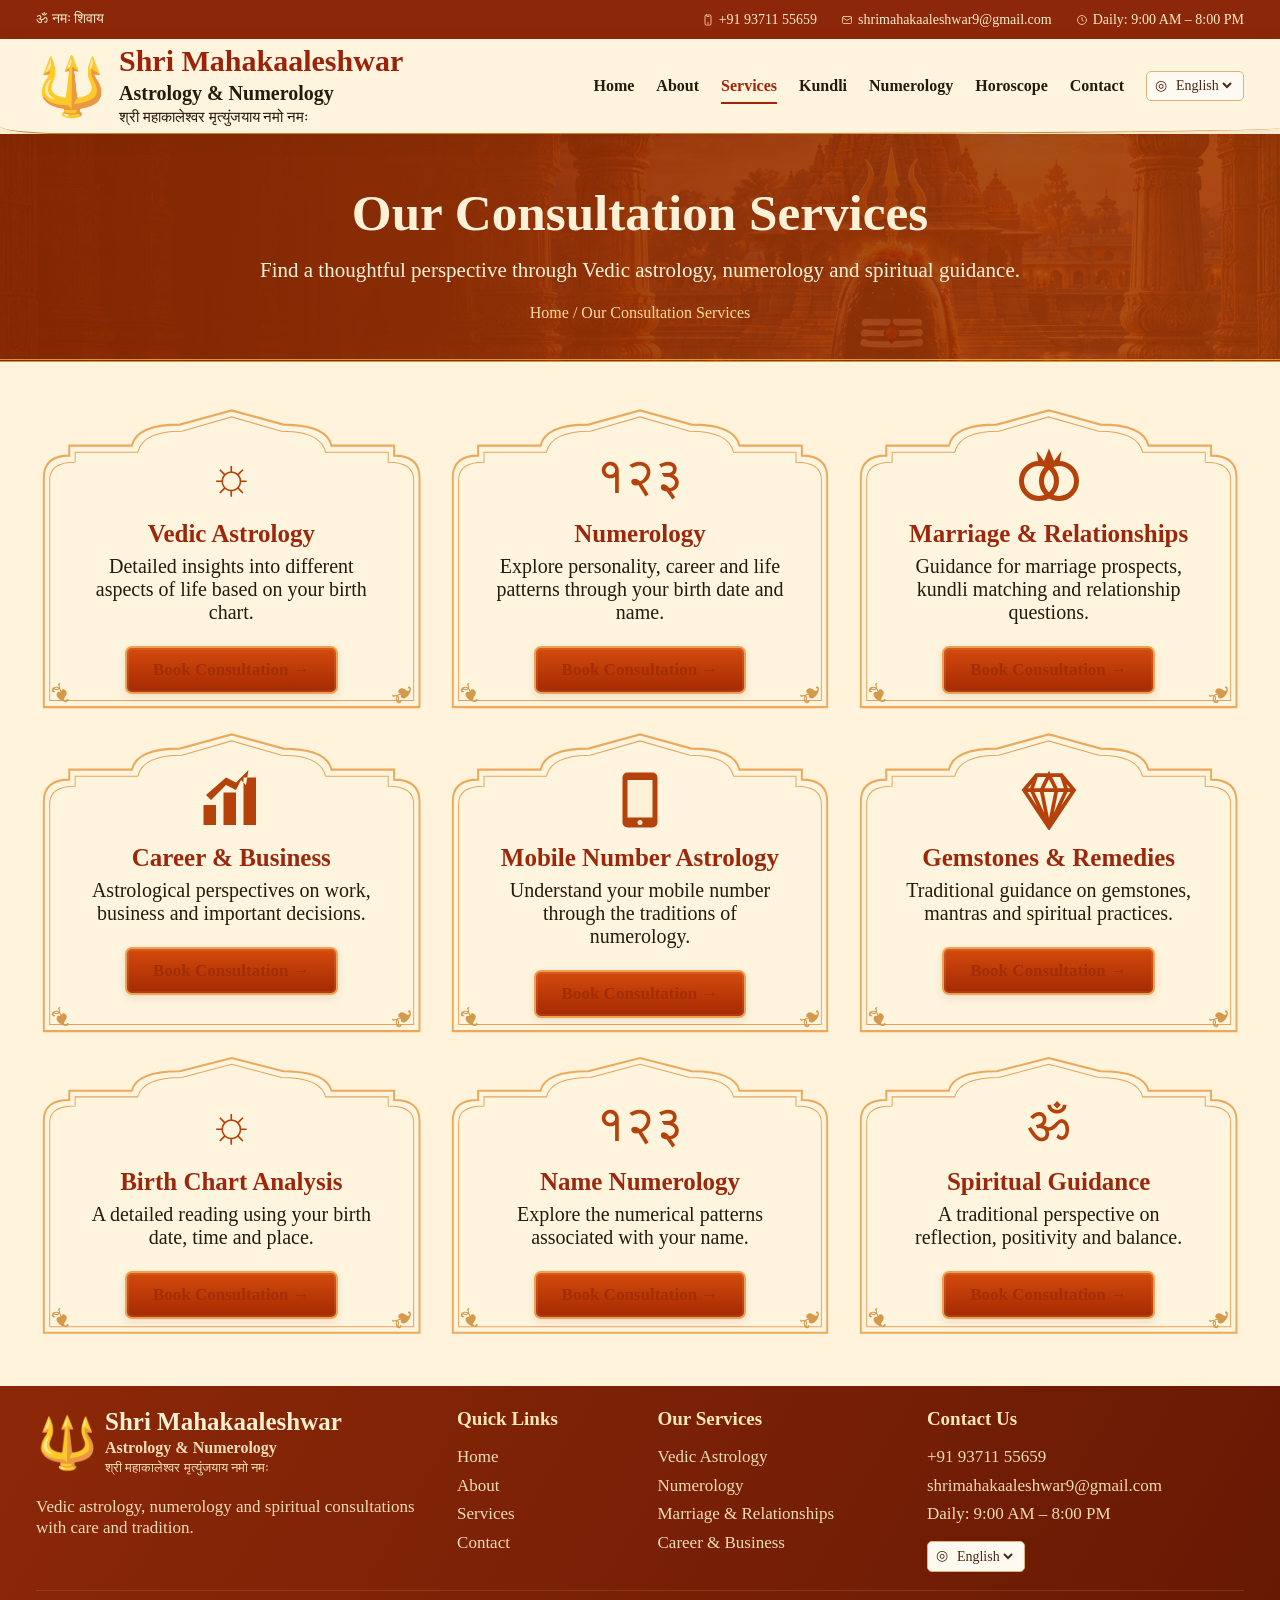
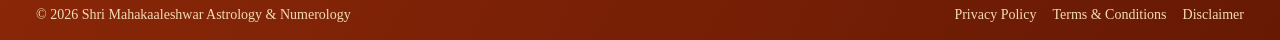
<file: services.html>
<!doctype html><html lang="en"><head><meta charset="UTF-8"><meta name="viewport" content="width=device-width, initial-scale=1"><title>Shri Mahakaaleshwar | Services</title><meta name="description" content="Personal astrology and numerology consultations with Acharya Bhuvaneshji Bhanose."><link rel="icon" href="assets/images/favicon/favicon.ico"><link rel="stylesheet" href="assets/css/royal.css"><link rel="stylesheet" href="assets/css/reference.css"></head><body><a class="skip-link" href="#main-content" data-i18n="skipContent">Skip to content</a><div class="topbar"><div class="shell topbar-inner"><div class="topbar-mantra">ॐ नमः शिवाय</div><div class="topbar-contacts"><a href="tel:+919371155659"><svg class="topbar-icon" width="12" height="12" viewBox="0 0 24 24" fill="none" stroke="currentColor" stroke-width="1.7" stroke-linecap="round" stroke-linejoin="round" aria-hidden="true" focusable="false"><rect x="6" y="2" width="12" height="20" rx="2.5"/><path d="M10 5h4M11 18h2"/></svg>+91 93711 55659</a><a href="mailto:shrimahakaaleshwar9@gmail.com"><svg class="topbar-icon" width="12" height="12" viewBox="0 0 24 24" fill="none" stroke="currentColor" stroke-width="1.7" stroke-linecap="round" stroke-linejoin="round" aria-hidden="true" focusable="false"><rect x="3" y="5" width="18" height="14" rx="2"/><path d="m3 7 9 6 9-6"/></svg>shrimahakaaleshwar9@gmail.com</a><span class="topbar-hours"><svg class="topbar-icon" width="12" height="12" viewBox="0 0 24 24" fill="none" stroke="currentColor" stroke-width="1.7" stroke-linecap="round" stroke-linejoin="round" aria-hidden="true" focusable="false"><circle cx="12" cy="12" r="9"/><path d="M12 7v5l3 2"/></svg><span data-i18n="hours">Daily: 9:00 AM – 8:00 PM</span></span></div></div></div><header class="royal-header"><div class="shell header-inner"><a class="brand" href="index.html"><span class="trident">🔱</span><span><strong data-i18n="brand" class="">Shri Mahakaaleshwar</strong><small data-i18n="brandSub" class="">Astrology &amp; Numerology</small><small class="mantra">श्री महाकालेश्वर मृत्युंजयाय नमो नमः</small></span></a><button class="menu-button" aria-label="Open navigation" aria-expanded="false" aria-controls="main-navigation">☰</button><nav id="main-navigation"><a href="index.html" class=""><span data-i18n="home" class="">Home</span></a><a href="about.html" class=""><span data-i18n="about" class="">About</span></a><a href="services.html" class=""><span data-i18n="services" class="">Services</span></a><a href="kundli.html" class=""><span data-i18n="kundli" class="">Kundli</span></a><a href="numerology.html" class=""><span data-i18n="numerology" class="">Numerology</span></a><a href="rashifal.html" class=""><span data-i18n="horoscope" class="">Horoscope</span></a><a href="contact.html" class=""><span data-i18n="contact" class="">Contact</span></a></nav><label class="language"><span aria-hidden="true">◎</span><select aria-label="Language / भाषा" class="language-select"><option value="en">English</option><option value="hi">हिंदी</option><option value="mr">मराठी</option></select></label></div></header><main id="main-content"><section class="inner-hero"><div class="shell"><h1 data-i18n="servicesPage" class="">Our Consultation Services</h1><p data-i18n="servicesPageDesc" class="">Find a thoughtful perspective through Vedic astrology, numerology and spiritual guidance.</p><div class="breadcrumbs"><a href="index.html"><span data-i18n="home" class="">Home</span></a><span> / </span><span data-i18n="servicesPage" class="">Our Consultation Services</span></div></div></section><section class="shell inner-section"><div class="service-grid"><article class="royal-service"><span class="service-icon" aria-hidden="true">☼</span><h3 data-i18n="s0" class="">Vedic Astrology</h3><p data-i18n="sd0" class="">Detailed insights into different aspects of life based on your birth chart.</p><a class="royal-button" href="appointment.html?service=0"><span data-i18n="book" class="">Book Consultation →</span></a></article><article class="royal-service"><span class="service-icon" aria-hidden="true">१२३</span><h3 data-i18n="s1" class="">Numerology</h3><p data-i18n="sd1" class="">Explore personality, career and life patterns through your birth date and name.</p><a class="royal-button" href="appointment.html?service=1"><span data-i18n="book" class="">Book Consultation →</span></a></article><article class="royal-service"><span class="service-icon" aria-hidden="true"><svg class="icon-svg" aria-hidden="true" viewBox="0 0 24 24"><circle cx="8" cy="14" r="7" fill="none" stroke="currentColor" stroke-width="2"/><circle cx="16" cy="14" r="7" fill="none" stroke="currentColor" stroke-width="2"/><path d="m7 2 3 4 2-5 2 5 3-4-1 6H8Z"/></svg></span><h3 data-i18n="s2" class="">Marriage &amp; Relationships</h3><p data-i18n="sd2" class="">Guidance for marriage prospects, kundli matching and relationship questions.</p><a class="royal-button" href="appointment.html?service=2"><span data-i18n="book" class="">Book Consultation →</span></a></article><article class="royal-service"><span class="service-icon" aria-hidden="true"><svg class="icon-svg" aria-hidden="true" viewBox="0 0 24 24"><path d="M1 22h5v-8H1ZM9 22h5V9H9ZM17 22h5V3h-5ZM2 10l8-7 4 2 5-5-1 6-2-2-2 4-4-2-6 6Z"/></svg></span><h3 data-i18n="s3" class="">Career &amp; Business</h3><p data-i18n="sd3" class="">Astrological perspectives on work, business and important decisions.</p><a class="royal-button" href="appointment.html?service=3"><span data-i18n="book" class="">Book Consultation →</span></a></article><article class="royal-service"><span class="service-icon" aria-hidden="true"><svg class="icon-svg" aria-hidden="true" viewBox="0 0 24 24"><rect x="5" y="1" width="14" height="22" rx="2"/><rect x="7" y="4" width="10" height="15" fill="#fff1d8"/><circle cx="12" cy="21" r="1" fill="#fff1d8"/></svg></span><h3 data-i18n="s4" class="">Mobile Number Astrology</h3><p data-i18n="sd4" class="">Understand your mobile number through the traditions of numerology.</p><a class="royal-button" href="appointment.html?service=4"><span data-i18n="book" class="">Book Consultation →</span></a></article><article class="royal-service"><span class="service-icon" aria-hidden="true"><svg class="icon-svg" aria-hidden="true" viewBox="0 0 24 24"><path d="M2 8 7 2h10l5 6-10 15Z M2 8h20 M7 2l-2 6 7 15L9 8l3-6 3 6-3 15 7-15-2-6 M9 8h6" fill="none" stroke="currentColor" stroke-width="1.5"/></svg></span><h3 data-i18n="s5" class="">Gemstones &amp; Remedies</h3><p data-i18n="sd5" class="">Traditional guidance on gemstones, mantras and spiritual practices.</p><a class="royal-button" href="appointment.html?service=5"><span data-i18n="book" class="">Book Consultation →</span></a></article><article class="royal-service"><span class="service-icon" aria-hidden="true">☼</span><h3 data-i18n="extra6" class="">Birth Chart Analysis</h3><p data-i18n="extraDesc6" class="">A detailed reading using your birth date, time and place.</p><a class="royal-button" href="appointment.html?service=6"><span data-i18n="book" class="">Book Consultation →</span></a></article><article class="royal-service"><span class="service-icon" aria-hidden="true">१२३</span><h3 data-i18n="extra7" class="">Name Numerology</h3><p data-i18n="extraDesc7" class="">Explore the numerical patterns associated with your name.</p><a class="royal-button" href="appointment.html?service=7"><span data-i18n="book" class="">Book Consultation →</span></a></article><article class="royal-service"><span class="service-icon" aria-hidden="true">ॐ</span><h3 data-i18n="extra8" class="">Spiritual Guidance</h3><p data-i18n="extraDesc8" class="">A traditional perspective on reflection, positivity and balance.</p><a class="royal-button" href="appointment.html?service=8"><span data-i18n="book" class="">Book Consultation →</span></a></article></div></section></main><footer class="royal-footer"><div class="shell footer-grid"><div><a class="brand" href="index.html"><span class="trident">🔱</span><span><strong data-i18n="brand" class="">Shri Mahakaaleshwar</strong><small data-i18n="brandSub" class="">Astrology &amp; Numerology</small><small class="mantra">श्री महाकालेश्वर मृत्युंजयाय नमो नमः</small></span></a><p data-i18n="footerP" class="">Vedic astrology, numerology and spiritual consultations with care and tradition.</p></div><div><h3 data-i18n="quick" class="">Quick Links</h3><a href="index.html" class=""><span data-i18n="home" class="">Home</span></a><a href="about.html" class=""><span data-i18n="about" class="">About</span></a><a href="services.html" class=""><span data-i18n="services" class="">Services</span></a><a href="contact.html" class=""><span data-i18n="contact" class="">Contact</span></a></div><div><h3 data-i18n="footServices" class="">Our Services</h3><a href="kundli.html" class=""><span data-i18n="s0" class="">Vedic Astrology</span></a><a href="numerology.html" class=""><span data-i18n="s1" class="">Numerology</span></a><a href="services.html" class=""><span data-i18n="s2" class="">Marriage &amp; Relationships</span></a><a href="services.html" class=""><span data-i18n="s3" class="">Career &amp; Business</span></a></div><div><h3 data-i18n="contactUs" class="">Contact Us</h3><a href="tel:+919371155659">+91 93711 55659</a><a href="mailto:shrimahakaaleshwar9@gmail.com">shrimahakaaleshwar9@gmail.com</a><p data-i18n="hours" class="">Daily: 9:00 AM – 8:00 PM</p><label class="language"><span aria-hidden="true">◎</span><select aria-label="Language / भाषा" class="language-select"><option value="en">English</option><option value="hi">हिंदी</option><option value="mr">मराठी</option></select></label></div></div><div class="shell footer-bottom"><span>© 2026 Shri Mahakaaleshwar Astrology & Numerology</span><div><a href="privacy-policy.html" class=""><span data-i18n="privacy" class="">Privacy Policy</span></a><a href="terms-conditions.html" class=""><span data-i18n="terms" class="">Terms &amp; Conditions</span></a><a href="disclaimer.html" class=""><span data-i18n="disclaimer" class="">Disclaimer</span></a></div></div></footer><script src="assets/js/languages.js"></script><script src="assets/js/royal.js"></script></body></html>
</file>
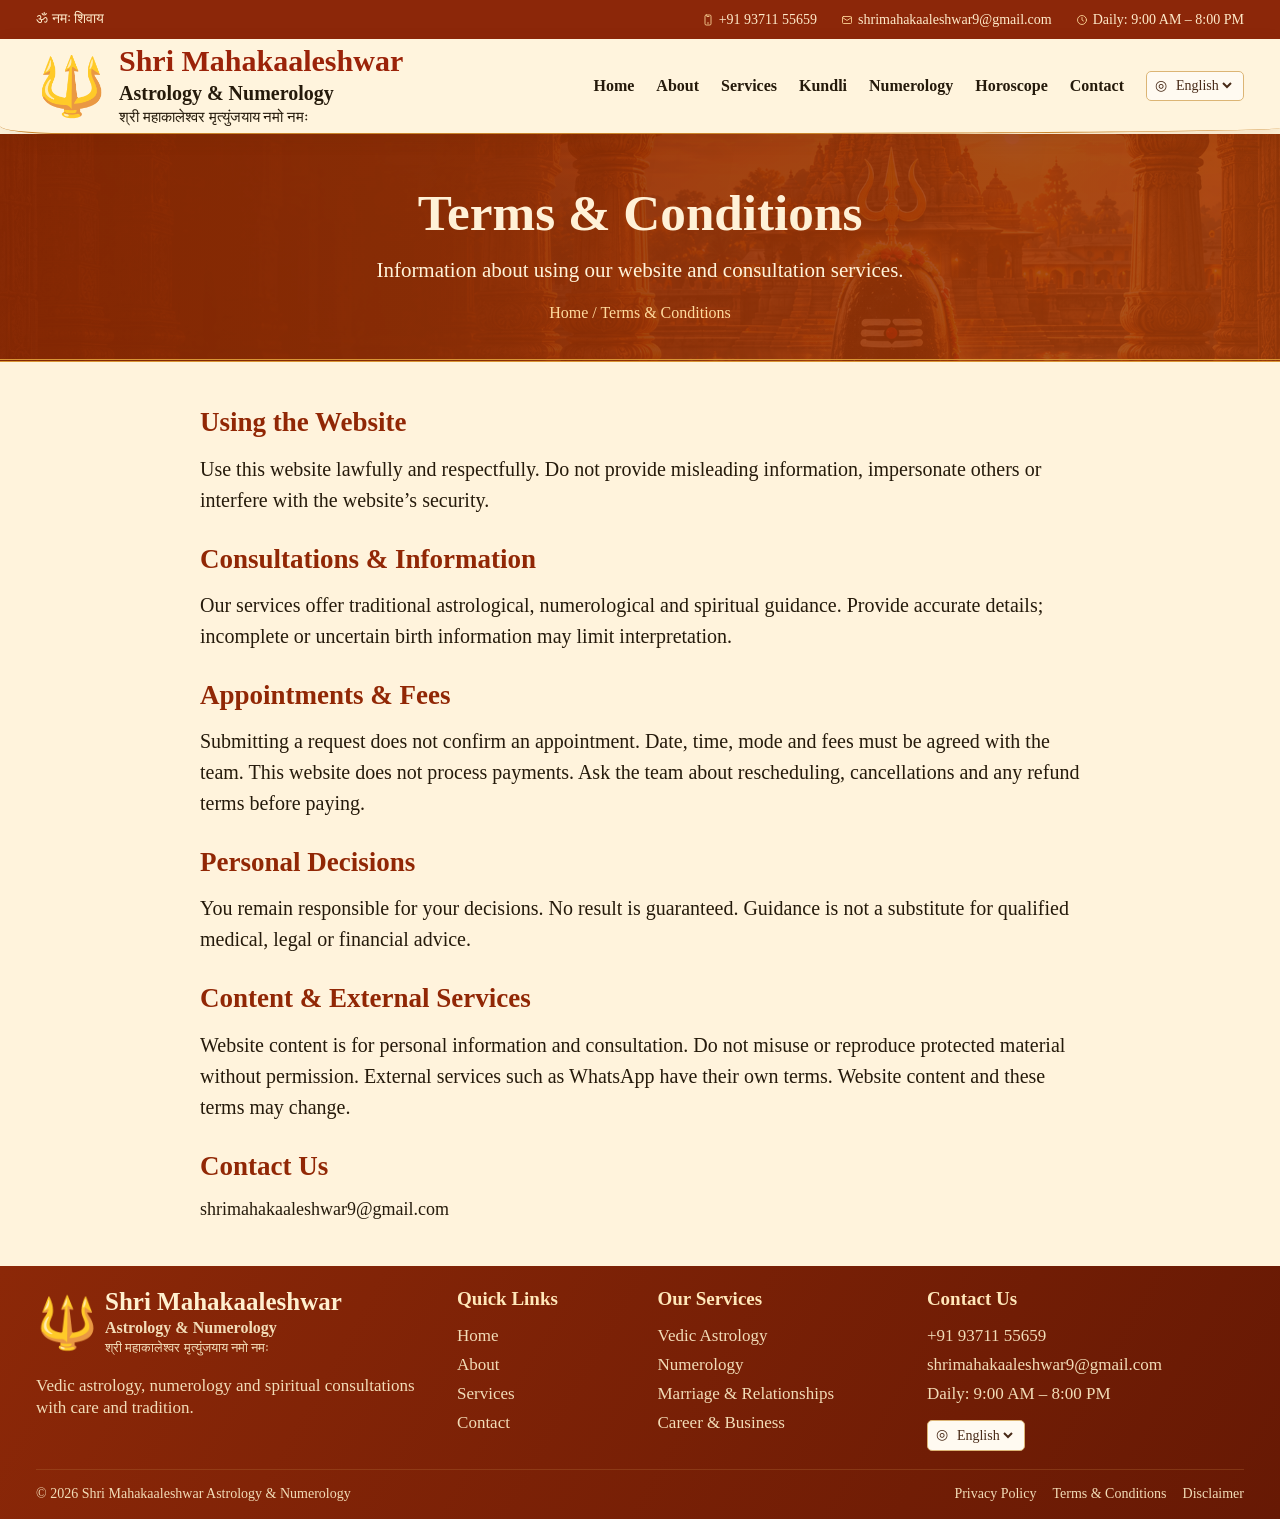
<file: terms-conditions.html>
<!doctype html><html lang="en"><head><meta charset="UTF-8"><meta name="viewport" content="width=device-width, initial-scale=1"><title>Shri Mahakaaleshwar | Terms-Conditions</title><meta name="description" content="Personal astrology and numerology consultations with Acharya Bhuvaneshji Bhanose."><link rel="icon" href="assets/images/favicon/favicon.ico"><link rel="stylesheet" href="assets/css/royal.css"><link rel="stylesheet" href="assets/css/reference.css"></head><body><a class="skip-link" href="#main-content" data-i18n="skipContent">Skip to content</a><div class="topbar"><div class="shell topbar-inner"><div class="topbar-mantra">ॐ नमः शिवाय</div><div class="topbar-contacts"><a href="tel:+919371155659"><svg class="topbar-icon" width="12" height="12" viewBox="0 0 24 24" fill="none" stroke="currentColor" stroke-width="1.7" stroke-linecap="round" stroke-linejoin="round" aria-hidden="true" focusable="false"><rect x="6" y="2" width="12" height="20" rx="2.5"/><path d="M10 5h4M11 18h2"/></svg>+91 93711 55659</a><a href="mailto:shrimahakaaleshwar9@gmail.com"><svg class="topbar-icon" width="12" height="12" viewBox="0 0 24 24" fill="none" stroke="currentColor" stroke-width="1.7" stroke-linecap="round" stroke-linejoin="round" aria-hidden="true" focusable="false"><rect x="3" y="5" width="18" height="14" rx="2"/><path d="m3 7 9 6 9-6"/></svg>shrimahakaaleshwar9@gmail.com</a><span class="topbar-hours"><svg class="topbar-icon" width="12" height="12" viewBox="0 0 24 24" fill="none" stroke="currentColor" stroke-width="1.7" stroke-linecap="round" stroke-linejoin="round" aria-hidden="true" focusable="false"><circle cx="12" cy="12" r="9"/><path d="M12 7v5l3 2"/></svg><span data-i18n="hours">Daily: 9:00 AM – 8:00 PM</span></span></div></div></div><header class="royal-header"><div class="shell header-inner"><a class="brand" href="index.html"><span class="trident">🔱</span><span><strong data-i18n="brand" class="">Shri Mahakaaleshwar</strong><small data-i18n="brandSub" class="">Astrology &amp; Numerology</small><small class="mantra">श्री महाकालेश्वर मृत्युंजयाय नमो नमः</small></span></a><button class="menu-button" aria-label="Open navigation" aria-expanded="false" aria-controls="main-navigation">☰</button><nav id="main-navigation"><a href="index.html" class=""><span data-i18n="home" class="">Home</span></a><a href="about.html" class=""><span data-i18n="about" class="">About</span></a><a href="services.html" class=""><span data-i18n="services" class="">Services</span></a><a href="kundli.html" class=""><span data-i18n="kundli" class="">Kundli</span></a><a href="numerology.html" class=""><span data-i18n="numerology" class="">Numerology</span></a><a href="rashifal.html" class=""><span data-i18n="horoscope" class="">Horoscope</span></a><a href="contact.html" class=""><span data-i18n="contact" class="">Contact</span></a></nav><label class="language"><span aria-hidden="true">◎</span><select aria-label="Language / भाषा" class="language-select"><option value="en">English</option><option value="hi">हिंदी</option><option value="mr">मराठी</option></select></label></div></header><main id="main-content"><section class="inner-hero"><div class="shell"><h1 data-i18n="termsPage" class="">Terms &amp; Conditions</h1><p data-i18n="termsPageDesc" class="">Information about using our website and consultation services.</p><div class="breadcrumbs"><a href="index.html"><span data-i18n="home" class="">Home</span></a><span> / </span><span data-i18n="termsPage" class="">Terms &amp; Conditions</span></div></div></section><section class="shell inner-section narrow policy-content"><section><h2 data-i18n="terms-conditions.html0" class="">Using the Website</h2><p data-i18n="terms-conditions.html0p" class="">Use this website lawfully and respectfully. Do not provide misleading information, impersonate others or interfere with the website’s security.</p></section><section><h2 data-i18n="terms-conditions.html1" class="">Consultations &amp; Information</h2><p data-i18n="terms-conditions.html1p" class="">Our services offer traditional astrological, numerological and spiritual guidance. Provide accurate details; incomplete or uncertain birth information may limit interpretation.</p></section><section><h2 data-i18n="terms-conditions.html2" class="">Appointments &amp; Fees</h2><p data-i18n="terms-conditions.html2p" class="">Submitting a request does not confirm an appointment. Date, time, mode and fees must be agreed with the team. This website does not process payments. Ask the team about rescheduling, cancellations and any refund terms before paying.</p></section><section><h2 data-i18n="terms-conditions.html3" class="">Personal Decisions</h2><p data-i18n="terms-conditions.html3p" class="">You remain responsible for your decisions. No result is guaranteed. Guidance is not a substitute for qualified medical, legal or financial advice.</p></section><section><h2 data-i18n="terms-conditions.html4" class="">Content &amp; External Services</h2><p data-i18n="terms-conditions.html4p" class="">Website content is for personal information and consultation. Do not misuse or reproduce protected material without permission. External services such as WhatsApp have their own terms. Website content and these terms may change.</p></section><h2 data-i18n="contactUs" class="">Contact Us</h2><a href="mailto:shrimahakaaleshwar9@gmail.com">shrimahakaaleshwar9@gmail.com</a></section></main><footer class="royal-footer"><div class="shell footer-grid"><div><a class="brand" href="index.html"><span class="trident">🔱</span><span><strong data-i18n="brand" class="">Shri Mahakaaleshwar</strong><small data-i18n="brandSub" class="">Astrology &amp; Numerology</small><small class="mantra">श्री महाकालेश्वर मृत्युंजयाय नमो नमः</small></span></a><p data-i18n="footerP" class="">Vedic astrology, numerology and spiritual consultations with care and tradition.</p></div><div><h3 data-i18n="quick" class="">Quick Links</h3><a href="index.html" class=""><span data-i18n="home" class="">Home</span></a><a href="about.html" class=""><span data-i18n="about" class="">About</span></a><a href="services.html" class=""><span data-i18n="services" class="">Services</span></a><a href="contact.html" class=""><span data-i18n="contact" class="">Contact</span></a></div><div><h3 data-i18n="footServices" class="">Our Services</h3><a href="kundli.html" class=""><span data-i18n="s0" class="">Vedic Astrology</span></a><a href="numerology.html" class=""><span data-i18n="s1" class="">Numerology</span></a><a href="services.html" class=""><span data-i18n="s2" class="">Marriage &amp; Relationships</span></a><a href="services.html" class=""><span data-i18n="s3" class="">Career &amp; Business</span></a></div><div><h3 data-i18n="contactUs" class="">Contact Us</h3><a href="tel:+919371155659">+91 93711 55659</a><a href="mailto:shrimahakaaleshwar9@gmail.com">shrimahakaaleshwar9@gmail.com</a><p data-i18n="hours" class="">Daily: 9:00 AM – 8:00 PM</p><label class="language"><span aria-hidden="true">◎</span><select aria-label="Language / भाषा" class="language-select"><option value="en">English</option><option value="hi">हिंदी</option><option value="mr">मराठी</option></select></label></div></div><div class="shell footer-bottom"><span>© 2026 Shri Mahakaaleshwar Astrology & Numerology</span><div><a href="privacy-policy.html" class=""><span data-i18n="privacy" class="">Privacy Policy</span></a><a href="terms-conditions.html" class=""><span data-i18n="terms" class="">Terms &amp; Conditions</span></a><a href="disclaimer.html" class=""><span data-i18n="disclaimer" class="">Disclaimer</span></a></div></div></footer><script src="assets/js/languages.js"></script><script src="assets/js/royal.js"></script></body></html>
</file>
<file: assets/css/royal.css>
:root{--cream:#fff3d9;--ink:#372011;--red:#a62c09;--gold:#cf8a29;--color-primary:#bf470a;--color-secondary:#952709;--color-bg:#fff3d9;--color-surface:#fff8e9;--color-heading:#812405;--color-border:#e5c38b;--font-secondary:Georgia,'Noto Serif Devanagari',serif}*{box-sizing:border-box}html{scroll-behavior:smooth}body{margin:0;background:var(--cream);color:var(--ink);font-family:Georgia,'Noto Serif Devanagari','Nirmala UI',serif;font-size:16px;line-height:1.6}a{color:inherit;text-decoration:none}button,select,input,textarea{font:inherit}button,a,select{touch-action:manipulation}a:focus-visible,button:focus-visible,select:focus-visible{outline:3px solid #e58c10;outline-offset:5px}img{max-width:100%}h1,h2,h3,p{margin:0 0 16px}h1,h2,h3{font-family:Georgia,'Noto Serif Devanagari','Nirmala UI',serif;line-height:1.2}h2{font-size:clamp(26px,2.6vw,38px)}h3{font-size:21px}.shell{width:min(1200px,calc(100% - 64px));margin-inline:auto}.topbar{padding:5px 3%;background:#8c2709;color:#ffdfaa;font-size:12px;letter-spacing:.04em}.topbar span{margin-inline:8px}.royal-header{background:#fff6e3;border-bottom:2px solid #cf8734;position:relative;z-index:10}.header-inner{display:flex;align-items:center;gap:24px;min-height:100px}.brand{display:flex;align-items:center;gap:12px;flex-shrink:0}.brand strong{display:block;color:#9b2309;font-size:26px;line-height:1.15}.brand small{display:block;font-size:16px;font-weight:bold;line-height:1.4}.brand .mantra{font-size:12px;font-weight:normal}.trident{font-size:48px;line-height:1}.header-inner nav{display:flex;gap:22px;margin-left:auto;align-items:center}.header-inner nav a{font-size:15px;font-weight:bold;white-space:nowrap;position:relative;padding:12px 0}.header-inner nav a:hover,.header-inner nav a[aria-current]{color:var(--red)}.header-inner nav a[aria-current]:after{content:'';position:absolute;height:2px;bottom:5px;background:var(--red);left:0;right:0}.language{display:flex;align-items:center;border:1px solid #dcb575;border-radius:5px;background:#fffaf1;color:#482a17;padding:5px 8px;gap:5px;font-size:14px;margin:0;flex-shrink:0}.language select{border:0;background:transparent;color:inherit;cursor:pointer;max-width:95px}.menu-button{display:none}.royal-hero{background:linear-gradient(90deg,rgba(24,12,3,.8),rgba(33,13,0,.28) 48%,transparent 76%),url('../images/temple-hero.png') center 55%/cover;min-height:570px;color:#fff8e9;display:flex;align-items:center;padding:62px 0 80px;border-bottom:5px solid #c78029}.hero-copy{max-width:560px}.hero-copy h1{font-size:clamp(36px,4.4vw,60px);line-height:1.1;text-wrap:balance;text-shadow:0 2px 10px #241205}.hero-copy>p:not(.eyebrow){max-width:520px;font-size:19px;line-height:1.55;text-shadow:0 1px 8px #190e06}.eyebrow{color:#ae4a09;font-size:18px;font-weight:bold;margin-bottom:10px}.hero-copy .eyebrow{color:#ffc55a}.hero-actions{display:flex;gap:16px;margin-top:26px;flex-wrap:wrap}.royal-button,.btn-primary{display:inline-flex;align-items:center;justify-content:center;padding:11px 24px;border-radius:5px;background:linear-gradient(#d34b0c,#a52903);border:1px solid #eaab50;box-shadow:inset 0 0 0 2px #ffffff15,0 3px 8px #6324081c;color:white;font-weight:bold;font-size:16px;min-height:46px;transition:transform .2s,box-shadow .2s}.royal-button:hover{color:#fff;transform:translateY(-2px);box-shadow:0 5px 14px #63240840}.royal-button.light{background:#fff3d9;color:#94300b}.royal-stats{display:grid;grid-template-columns:repeat(3,1fr);position:relative;margin-top:-42px;border:1px solid #dfaa58;border-radius:16px;background:linear-gradient(120deg,#fff7e5,#ffecc7);box-shadow:0 7px 25px #7f46091a;padding:24px 12px;z-index:2}.royal-stats>div{display:flex;justify-content:center;align-items:center;gap:20px;border-right:1px solid #d9a85d}.royal-stats>div:last-child{border:0}.royal-stats strong{font-size:36px;color:#9d2709;line-height:1.2;display:block;text-align:center}.royal-stats span{display:block;font-size:15px}.round-icon{display:flex;flex-shrink:0;align-items:center;justify-content:center;background:linear-gradient(145deg,#c87713,#aa2e08);color:#ffdf83;border:3px double #f3c15a;outline:1px solid #c18b33;border-radius:50%;width:68px;height:68px;font-size:34px;font-family:Georgia,serif}.royal-about{padding-block:64px;display:grid;grid-template-columns:1.15fr .85fr .55fr;gap:32px;align-items:center}.about-copy h2{color:#91250a}.about-copy p{font-size:17px;line-height:1.6}.acharya{margin:0;text-align:center;align-self:end}.acharya img{width:100%;height:340px;object-fit:cover;object-position:center 25%;border-radius:150px 150px 8px 8px;border:5px solid #e5b56b;box-shadow:0 0 0 7px #f8e4be}.acharya figcaption{color:#94290b;font-size:20px;font-weight:bold;margin:18px 0 0;line-height:1.3}.acharya small{color:#a13b10}.about-benefits{display:grid;gap:18px}.about-benefits>div{display:flex;align-items:center;gap:12px;padding:12px;background:#fff8e7;border:1px solid #ebd1a7;border-radius:10px;font-size:15px;line-height:1.3}.about-benefits .round-icon{width:46px;height:46px;font-size:25px}.ornamental{border-block:2px solid #db9b4a;position:relative}.royal-services{padding:46px 0;background:radial-gradient(ellipse at 0 60%,#edc78a44,transparent 45%),radial-gradient(ellipse at 100% 70%,#edc78a55,transparent 45%),#fff3db}.center-heading{text-align:center;max-width:920px;margin:0 auto 36px}.center-heading h2{margin-bottom:12px}.center-heading p:last-child{margin-bottom:0}.service-grid{display:grid;grid-template-columns:repeat(3,1fr);gap:26px}.royal-service{position:relative;border:3px double #e5a55c;border-radius:70px 70px 10px 10px;padding:26px 28px 22px;text-align:center;background:linear-gradient(#fff7e6cc,#ffedca66);box-shadow:0 5px 16px #a9651410;display:flex;flex-direction:column;align-items:center}.service-icon{font-size:46px;color:#b5420a;line-height:1.1;margin-bottom:12px;height:54px}.royal-service h3{color:#9c280c}.royal-service p{line-height:1.5;max-width:290px}.royal-service a{color:#a32d06;font-weight:bold;margin-top:auto}.royal-service a:hover{text-decoration:underline}.center-action{text-align:center;margin-top:30px}.royal-why{background:radial-gradient(ellipse at 50% 0%,#bc3908,#782008);color:#fff1d4;padding:46px 0}.royal-why h2,.royal-why h3{color:#fff3da}.royal-why .eyebrow{color:#f6c06d}.why-grid{display:grid;grid-template-columns:repeat(3,1fr);gap:18px}.why-grid article{display:flex;gap:20px;padding:22px;border:1px solid #e69e4555;border-radius:10px;background:#ffcf6510}.why-grid h3{font-size:19px;margin-bottom:8px}.why-grid p{font-size:16px;line-height:1.5;margin:0;color:#f4dfbc}.why-grid .round-icon{width:58px;height:58px;background:#fff0c4;color:#a33b0c;outline:none}.royal-process{display:grid;grid-template-columns:.85fr 1.15fr;align-items:center;gap:70px;padding-block:48px}.process-art{padding:20px}.process-art img{display:block;max-width:380px;width:100%;margin:auto;border-radius:50%;border:7px double #bc7a20;box-shadow:0 0 0 12px #e8be7722}.process-step{display:flex;gap:24px;padding:18px 0;border-bottom:1px dashed #d5a05a}.process-step:last-child{border:0}.process-step>b{background:linear-gradient(#c7490a,#9b2606);color:#ffe9bf;width:44px;height:44px;flex-shrink:0;display:grid;place-items:center;border-radius:50%;outline:2px solid #d4a360;outline-offset:3px}.process-step h3{color:#9c2d0c;margin-bottom:6px}.process-step p{margin:0;line-height:1.5}.royal-reviews{padding:38px 0 46px;border-top:2px solid #dda052;background:#fff5df}.royal-reviews h2{font-size:32px}.review-grid{display:grid;grid-template-columns:repeat(3,1fr);gap:20px}.review-grid blockquote{margin:4px 0 0;padding:24px;background:#fffaf0;border:1px solid #edddbc;border-radius:10px;box-shadow:0 5px 18px #7646130a}.stars{color:#d48409;font-size:24px;letter-spacing:2px}.review-grid p{font-size:17px;line-height:1.5;margin-top:10px}.review-grid strong{display:block;color:#9c2a0b}.review-grid small{display:block;font-size:14px}.royal-cta{text-align:center;padding:38px 24px;background:linear-gradient(90deg,#9e2c08ef,#d5520dd9,#9e2c08ee),url('../images/temple-hero.png') center 60%/cover;color:#fff4db;border-block:2px solid #dca044}.royal-cta h2{color:#fff4db;font-size:32px}.royal-cta .royal-button{background:#fff0cd;color:#a02c0c}.royal-footer{background:radial-gradient(ellipse at 0 0,#88290b,#4f1608);color:#f2dcb7;padding-top:38px;font-size:15px}.footer-grid{display:grid;grid-template-columns:1.3fr .65fr .85fr 1.1fr;gap:38px}.royal-footer .brand{margin-bottom:18px;gap:8px}.royal-footer .brand strong{color:#fff0cf;font-size:22px}.royal-footer .brand small{font-size:14px}.royal-footer .brand .mantra{font-size:11px}.royal-footer h3{color:#ffe7b9;font-size:19px}.royal-footer a:not(.brand){display:block;margin:8px 0;overflow-wrap:anywhere}.royal-footer a:hover{color:white}.royal-footer .language{width:max-content}.footer-bottom{display:flex;justify-content:space-between;gap:20px;border-top:1px solid #b56e3655;margin-top:30px;padding-block:18px;font-size:13px}.footer-bottom>div{display:flex;gap:16px}.footer-bottom a{margin:0!important}.royal-footer .trident{font-size:40px}body:not(.royal-home) .royal-header{font-family:Georgia,'Nirmala UI',serif}body:not(.royal-home) main{background:#fff3dc}body:not(.royal-home) [class$='-hero']{background:linear-gradient(115deg,#ffe8bb,#fff8e8)}body:not(.royal-home) .btn-primary{color:white!important}body:not(.royal-home) .royal-footer h3{color:#ffe7b9}.form-notice{padding:16px;margin-top:16px;background:#fff0cd;border:1px solid #cc9140;border-radius:6px;color:#603512}.form-notice a{text-decoration:underline;font-weight:bold}.btn:focus-visible{outline:3px solid #d18425}.royal-header nav a:hover{background:none}body:not(.royal-home) .site-footer{background:#671e09}
@media(min-width:1600px){.royal-hero{min-height:650px}}
@media(max-width:1200px){.header-inner{gap:18px}.header-inner nav{gap:14px}.brand strong{font-size:21px}.brand small{font-size:14px}.trident{font-size:40px}.header-inner nav a{font-size:14px}.royal-about{gap:24px;grid-template-columns:1.1fr .9fr}.about-benefits{grid-column:1/-1;grid-template-columns:repeat(4,1fr)}.about-benefits>div{justify-content:center}.footer-grid{gap:25px}.royal-stats>div{gap:14px}}
@media(max-width:1000px){.header-inner{flex-wrap:wrap;padding-block:16px;min-height:90px}.header-inner nav{display:none;order:4;width:100%;margin:0;flex-wrap:wrap;gap:8px 24px}.header-inner nav.open{display:flex}.menu-button{display:block;border:1px solid #dcb575;background:#fff5de;border-radius:4px;width:42px;height:42px;margin-left:auto;color:#942509;font-size:25px}.header-inner .language{order:3}.hero-copy{max-width:510px}.hero-copy h1{font-size:48px}.royal-hero{background-position:60% center}.service-grid{gap:18px}.royal-service{padding:24px 18px}.why-grid{grid-template-columns:repeat(2,1fr)}.footer-grid{grid-template-columns:1.3fr 1fr}.royal-process{gap:30px}.royal-stats .round-icon{width:48px;height:48px;font-size:26px}.royal-stats strong{font-size:30px}.royal-stats span{font-size:14px;text-align:center}}
@media(max-width:700px){.shell{width:calc(100% - 36px)}.topbar{font-size:12px}.brand strong{font-size:19px}.brand small{font-size:12px}.brand .mantra{font-size:10px}.trident{font-size:32px}.header-inner{gap:10px}.header-inner .language{padding:5px}.header-inner .language>span{display:none}.language select{font-size:14px;max-width:75px}.menu-button{width:36px;height:36px;font-size:22px}.royal-hero{padding:48px 0 70px;min-height:570px;background-position:65% center;background-image:linear-gradient(90deg,#1f100aee,#23120985),url('../images/temple-hero.png')}.hero-copy h1{font-size:41px;line-height:1.15}.hero-copy>p:not(.eyebrow){font-size:18px}.eyebrow{font-size:16px}.hero-actions{gap:10px}.royal-button{padding:10px 15px;font-size:15px}.royal-stats{padding:20px 4px;margin-top:-30px}.royal-stats>div{flex-direction:column;gap:8px;padding-inline:8px}.royal-stats strong{font-size:28px}.royal-stats span{font-size:13px;line-height:1.4}.royal-stats .round-icon{display:none}.royal-about{grid-template-columns:1fr;padding-block:40px;gap:30px}.acharya{width:min(310px,85%);margin:auto}.about-benefits{grid-template-columns:1fr 1fr;gap:10px}.about-benefits>div{font-size:14px;justify-content:flex-start;padding:10px}.about-benefits .round-icon{width:36px;height:36px;font-size:21px}.service-grid{grid-template-columns:1fr 1fr;gap:16px 10px}.royal-service{border-radius:50px 50px 8px 8px;padding:24px 14px 18px}.royal-service h3{font-size:20px}.royal-service p{font-size:16px}.service-icon{font-size:36px;height:40px}.center-heading{margin-bottom:25px}.why-grid{grid-template-columns:1fr}.why-grid article{padding:20px}.royal-process{grid-template-columns:1fr;padding-block:35px;gap:18px}.process-art{padding:0}.process-art img{max-width:260px}.review-grid{grid-template-columns:1fr}.royal-reviews h2{font-size:28px}.royal-cta h2{font-size:28px}.footer-grid{grid-template-columns:1fr 1fr;gap:28px 20px}.footer-grid>div:first-child,.footer-grid>div:last-child{grid-column:1/-1}.footer-bottom{flex-direction:column;font-size:12px;gap:12px}.footer-bottom>div{flex-wrap:wrap}.royal-footer .brand strong{font-size:23px}}
@media(max-width:380px){.header-inner .brand{max-width:210px}.header-inner .language{margin-left:auto}.brand strong{font-size:17px}.service-grid{grid-template-columns:1fr}.hero-copy h1{font-size:36px}}
@media(prefers-reduced-motion:reduce){html{scroll-behavior:auto}*{transition:none!important}}
</file>
<file: assets/css/reference.css>
/* Faithful reference direction: traditional serif, parchment, temple arches and saffron. */
:root{--cream:#fff0d1;--ink:#251a0b;--red:#a32407;--gold:#d28a2d}body,h1,h2,h3{font-family:'Times New Roman','Nirmala UI',serif}body{background:radial-gradient(ellipse at 30% 40%,#fff9e9,#fff0d1);font-size:18px;line-height:1.35}h1,h2,h3{line-height:1.12}p{line-height:1.4}.shell{width:min(1230px,calc(100% - 72px))}.topbar{padding-block:4px;font-size:12px;background:#a33009}.header-inner{min-height:94px;gap:22px}.brand strong{font-size:30px}.brand small{font-size:20px}.brand .mantra{font-size:15px}.trident{font-size:57px}.header-inner nav{gap:22px}.header-inner nav a{font-size:16px}.royal-header{border-bottom:1px solid #ca852d;border-radius:0 0 45% 5% / 0 0 6px 8px;background:#fff4dd}.royal-hero{background-image:linear-gradient(90deg,#170c0440,transparent 70%),url('../images/temple-reference.png');background-position:center;background-size:cover;min-height:580px;padding:55px 0 90px}.hero-copy{max-width:560px}.hero-copy h1{font-size:58px;line-height:1.03;margin-bottom:15px;letter-spacing:0}.hero-copy>p:not(.eyebrow){font-size:24px;line-height:1.17;max-width:530px}.hero-copy .eyebrow{font-size:24px;margin-bottom:14px;color:#edb13e}.royal-button{font-size:19px;padding:10px 26px;min-height:48px;border:2px solid #eca24e;border-radius:7px}.hero-actions{gap:16px;margin-top:20px}.royal-stats{margin-top:-58px;padding:20px 14px;border:2px solid #edbc75;box-shadow:0 4px 15px #a0641210;background:linear-gradient(110deg,#fff6e1,#ffedc7)}.royal-stats strong{font-size:44px}.royal-stats span{font-size:18px}.royal-stats .round-icon{width:88px;height:88px}.round-icon{border:5px double #e9b553}.royal-about{padding-block:36px 32px;grid-template-columns:1.05fr .9fr .52fr;gap:20px}.about-copy h2{font-size:43px;line-height:1;margin-bottom:16px}.about-copy p{font-size:20px;line-height:1.24;margin-bottom:16px}.about-copy .eyebrow{font-size:25px;margin-bottom:10px}.about-copy .royal-button{padding:5px 22px;min-height:40px}.acharya{position:relative;align-self:end;isolation:isolate;overflow:hidden}.acharya:before{content:'';position:absolute;inset:5px -20px 35px;background:url('../images/zodiac-wheel.png') center 12%/contain no-repeat;opacity:.14;z-index:-1}.acharya img{height:430px;object-fit:cover;object-position:center top;border:0;border-radius:0;box-shadow:none;mask-image:linear-gradient(#000 90%,transparent);-webkit-mask-image:linear-gradient(#000 90%,transparent)}.acharya figcaption{margin-top:0;font-size:25px;line-height:1.15}.acharya:after{content:'─ ❧ ─';display:block;color:#c77926;font-size:24px;line-height:1.2}.about-benefits{gap:16px}.about-benefits>div{font-size:17px;padding:10px;gap:12px;background:#fff5df99}.about-benefits .round-icon{width:67px;height:67px;font-size:30px}.royal-services{padding:35px 0 28px;background:radial-gradient(ellipse at 0 80%,#ecd1a188,transparent 35%),radial-gradient(ellipse at 100% 60%,#ecd1a188,transparent 35%),#fff2d9}.center-heading{margin-bottom:34px}.center-heading h2{font-size:36px;margin-bottom:5px}.center-heading .eyebrow{font-size:25px;margin-bottom:12px}.center-heading>p:not(.eyebrow){font-size:20px;max-width:770px;margin-inline:auto;line-height:1.2}.service-grid{gap:15px 18px}.royal-service{border:0;border-radius:0;background-color:transparent;box-shadow:none;padding:39px 25px 22px;min-height:270px;background-image:url("data:image/svg+xml,%3Csvg xmlns='http://www.w3.org/2000/svg' viewBox='0 0 400 280' preserveAspectRatio='none'%3E%3Cpath d='M8 272V64Q8 44 34 44L34 35L98 35Q103 16 147 16L200 3L253 16Q297 16 302 35L366 35L366 44Q392 44 392 64V272Z' fill='%23fff5e0' fill-opacity='.6' stroke='%23eba95b' stroke-width='2'/%3E%3Cpath d='M14 266V66Q14 50 40 50L40 41L104 41Q109 22 149 22L200 9L251 22Q291 22 296 41L360 41L360 50Q386 50 386 66V266Z' fill='none' stroke='%23e6a25c' stroke-width='1'/%3E%3C/svg%3E");background-size:100% 100%}.royal-service:after,.royal-service:before{position:absolute;bottom:7px;color:#d4994b;font-size:30px;content:'❧';line-height:1}.royal-service:before{left:12px;transform:rotate(45deg)}.royal-service:after{right:12px;transform:rotate(-45deg)}.service-icon{font-size:51px;height:68px;line-height:1.2;margin-bottom:6px}.royal-service h3{font-size:25px;margin-bottom:7px}.royal-service p{font-size:20px;line-height:1.15;margin-bottom:12px}.royal-service a{font-size:20px}.royal-service .royal-button{font-size:17px;margin-top:10px}.royal-service .icon-svg{width:62px;height:62px}.center-action{margin-top:22px}.royal-why{padding:30px 0 28px;background:radial-gradient(ellipse at 50% 0,#c03e0a,#8e2404);border-block:3px double #e3a346}.royal-why:before,.royal-why:after{content:'❧';position:absolute;top:2px;font-size:100px;line-height:1;color:#e5a54b55;pointer-events:none}.royal-why:before{left:2px;transform:rotate(45deg)}.royal-why:after{right:2px;transform:rotate(-45deg)}.royal-why .center-heading{margin-bottom:23px}.royal-why h2{font-size:37px}.why-grid{gap:17px}.why-grid article{padding:19px 15px;gap:19px;border:2px solid #d57f355e;background:#c55b1c0a;min-height:137px}.why-grid h3{font-size:22px;margin-bottom:8px}.why-grid p{font-size:18px;line-height:1.25}.why-grid .round-icon{width:72px;height:72px}.royal-process{grid-template-columns:.85fr 1.4fr;gap:36px;padding-block:24px}.process-art{padding:0}.process-art img{max-width:455px;border:0;box-shadow:none;border-radius:0;mix-blend-mode:multiply}.royal-process h2{font-size:32px;margin-bottom:9px}.royal-process .eyebrow{font-size:23px}.process-step{gap:32px;padding:13px 0;margin-left:40px;max-width:560px}.process-step h3{font-size:23px;margin-bottom:4px}.process-step p{font-size:19px;line-height:1.2}.process-step>b{height:45px;width:45px}.royal-reviews{padding:26px 0 20px;background:#fff3db;border-top:2px solid #d78d30}.royal-reviews .eyebrow{font-size:23px;margin-bottom:8px}.royal-reviews h2{font-size:33px;margin-bottom:16px}.review-grid{gap:17px}.review-grid blockquote{position:relative;padding:15px 22px 17px;background:#fff9eccc;border:0}.review-grid blockquote:after{content:'“';color:#d8b07488;font-size:70px;position:absolute;right:12px;top:0;line-height:1}.review-grid p{font-size:19px;line-height:1.25;margin:8px 0 9px}.review-grid strong{font-size:19px}.review-grid small{font-size:17px}.stars{font-size:23px;line-height:1}.royal-cta{padding:20px;background:linear-gradient(90deg,#bd3e0990,#c43d0bec 32%,#c43d0bec 66%,#bd3e0970),url('../images/temple-reference.png') center 56%/cover}.royal-cta h2{font-size:34px;margin-bottom:5px}.royal-cta p{font-size:20px;margin-bottom:13px}.royal-cta .royal-button{padding:4px 25px;min-height:40px}.royal-footer{padding-top:22px;background:linear-gradient(120deg,#8c2808,#671904);font-size:17px}.footer-grid{gap:35px;grid-template-columns:1.4fr .6fr .85fr 1.15fr}.royal-footer .brand strong{font-size:25px}.royal-footer .brand small{font-size:16px}.royal-footer .brand .mantra{font-size:13px}.royal-footer .brand{gap:7px}.royal-footer .trident{font-size:50px}.royal-footer p{font-size:17px;line-height:1.25}.royal-footer h3{font-size:19px}.royal-footer a:not(.brand){margin:6px 0}.footer-bottom{font-size:14px;margin-top:18px;padding-block:15px}.icon-svg{height:40px;width:40px;display:block;fill:currentColor}.bell{display:none}.inner-hero{padding:50px 0 36px;background:linear-gradient(100deg,#8b2903e8,#b34c06be),url('../images/temple-reference.png') center/cover;color:#fff3d9;border-bottom:3px double #d99535;text-align:center}.inner-hero h1{font-size:clamp(34px,4vw,52px);color:#fff1d7;margin-bottom:15px}.inner-hero p{font-size:21px;max-width:850px;margin:0 auto 16px}.breadcrumbs{font-size:16px;color:#ffdb9e}.inner-section{padding-block:45px}.split{display:grid;grid-template-columns:.75fr 1.25fr;gap:60px;align-items:center}.inner-portrait{margin:0;text-align:center;max-width:380px}.inner-portrait img{max-height:460px;object-fit:contain}.inner-portrait figcaption{color:var(--red);font-weight:bold;font-size:24px}.reading-intro{max-width:900px;margin:0 auto 32px;text-align:center;font-size:21px}.detail-grid{display:grid;grid-template-columns:repeat(3,1fr);gap:22px}.detail-card{background:#fff8e8;border:1px solid #ddb273;border-radius:12px;padding:25px}.detail-card h3{color:#982806;font-size:26px}.detail-card p{font-size:19px;margin-bottom:0}.narrow{max-width:880px}.faq{padding:20px 0;border-bottom:1px solid #d7b16c}.faq summary{cursor:pointer;color:#872706;font-size:23px;font-weight:bold;line-height:1.3}.faq p{font-size:20px;margin:18px 0 0}.policy-content section{margin-bottom:28px}.policy-content h2{font-size:27px;color:#912705}.policy-content p{font-size:20px;line-height:1.55}.policy-content a{overflow-wrap:anywhere}.booking-layout{display:grid;grid-template-columns:310px 1fr;gap:35px;align-items:start}.booking-aside{padding:20px 20px 28px;text-align:center;border:1px solid #dfb677;background:#fff5dd;border-radius:14px}.booking-aside h2{font-size:28px;color:#9a2909}.booking-aside h3{font-size:23px}.booking-aside hr{margin:25px 0;border:0;border-top:1px solid #dfb677}.booking-portrait{height:250px;overflow:hidden;margin-bottom:14px}.booking-portrait img{height:340px;object-fit:cover;object-position:top}.paper-card{background:#fff9ed;border:1px solid #ddb478;border-radius:14px;padding:32px;box-shadow:0 8px 24px #7c400912}.paper-card h2{color:#922808;font-size:32px}.booking-progress{list-style:none;padding:0;margin:0 0 30px;display:flex;gap:20px;border-bottom:1px solid #e0c79e}.booking-progress li{padding:0 0 13px;color:#806e54;font-size:19px}.booking-progress li.active{color:#a02e06;font-weight:bold;border-bottom:3px solid #b7450b}.field-grid{display:grid;grid-template-columns:1fr 1fr;gap:22px}.field{display:flex;flex-direction:column;gap:8px;min-width:0}.full{grid-column:1/-1}.field label,.field legend{font-size:19px;font-weight:bold;color:#502911}.field input,.field textarea,.field select{width:100%;padding:12px 13px;font-family:inherit;font-size:18px;background:white;border:1px solid #cfac75;border-radius:6px;color:#39220e;min-height:48px}.field input:focus,.field select:focus,.field textarea:focus{outline:3px solid #edc682;outline-offset:1px;border-color:#a4410a}.field textarea{resize:vertical}.mode-field{display:flex;flex-direction:row;flex-wrap:wrap;gap:22px;padding:16px;border:1px solid #dfc197;border-radius:8px}.mode-field legend{padding:0 7px}.mode-field label{display:flex;align-items:center;gap:9px;font-weight:normal}.mode-field input{width:19px;height:19px;min-height:0;accent-color:#ad380b}.birth-heading h3{font-size:24px;margin:12px 0 0}.consent{display:flex;align-items:flex-start;gap:12px;font-size:18px;line-height:1.4}.consent input{margin-top:5px;width:20px;height:20px;flex-shrink:0;accent-color:#a42e06}.subtle{font-size:16px;color:#6c5538;line-height:1.45}.subtle a{text-decoration:underline}.paper-card .royal-button{margin-top:16px}.paper-card form>button{margin-top:24px}#booking-review[hidden],#booking-fields[hidden],[hidden]{display:none!important}#review-details{display:grid;grid-template-columns:190px 1fr;gap:0;margin-block:24px}#review-details dt,#review-details dd{margin:0;padding:13px 10px;border-bottom:1px solid #ead3ad;overflow-wrap:anywhere;white-space:pre-wrap;font-size:18px}#review-details dt{font-weight:bold;color:#833310}.request-note{padding:18px;background:#fff0cf;border:1px solid #e0b56d;border-radius:8px;font-size:18px;line-height:1.45}.review-actions{display:flex;gap:14px;flex-wrap:wrap}.contact-layout{display:grid;grid-template-columns:.8fr 1.2fr;gap:40px;align-items:start}.contact-card{padding:30px;border:1px solid #dcb67d;border-radius:12px;background:#fff8e5}.contact-card h2{color:#9b2907}.contact-card h3{margin-top:26px;font-size:23px}.contact-card a{overflow-wrap:anywhere}.contact-card p{margin-top:26px}.period-tabs{display:flex;justify-content:center;gap:14px;margin:25px 0 30px}.period-tabs button{padding:10px 30px;border:1px solid #b76224;background:#fff5df;border-radius:6px;color:#933007;cursor:pointer}.period-tabs button[aria-selected=true]{background:#a4380b;color:white}.zodiac-grid{text-align:center}.zodiac-grid .service-icon{display:block}.zodiac-grid .period-reflection{font-size:17px;color:#95632e;margin-top:15px}.royal-home .royal-services:before{content:'';position:absolute;inset:0;pointer-events:none;background:url('../images/zodiac-wheel.png') -200px 70%/500px no-repeat;opacity:.045}.royal-service .icon-svg{height:60px;width:60px}html[lang=hi] h1,html[lang=mr] h1{line-height:1.3}html[lang=hi] body,html[lang=mr] body{line-height:1.6}html[lang=hi] .hero-copy>p,html[lang=mr] .hero-copy>p{line-height:1.55;font-size:21px}html[lang=hi] .hero-copy h1,html[lang=mr] .hero-copy h1{font-size:46px}html[lang=hi] .header-inner nav,html[lang=mr] .header-inner nav{gap:15px}html[lang=hi] .header-inner nav a,html[lang=mr] .header-inner nav a{font-size:15px}html[lang=hi] .royal-service p,html[lang=mr] .royal-service p{line-height:1.5;font-size:18px}
@media(max-width:1250px){.header-inner{gap:15px}.header-inner nav{gap:15px}.brand strong{font-size:24px}.brand small{font-size:16px}.brand .mantra{font-size:12px}.trident{font-size:45px}.header-inner nav a{font-size:15px}.royal-about{grid-template-columns:1fr 1fr .6fr}.about-benefits{grid-column:auto;grid-template-columns:1fr}.about-benefits>div{flex-direction:column;text-align:center;padding:10px;font-size:16px}.about-benefits .round-icon{height:50px;width:50px}.about-copy h2{font-size:36px}.about-copy p{font-size:18px}.acharya img{height:390px}.footer-grid{gap:25px}.royal-stats strong{font-size:38px}}
@media(max-width:1000px){.header-inner{min-height:82px}.header-inner nav{gap:12px 25px}.brand strong{font-size:26px}.brand small{font-size:17px}.brand .mantra{font-size:13px}.hero-copy{max-width:480px}.hero-copy h1{font-size:50px}.hero-copy>p:not(.eyebrow){font-size:22px}.royal-about{grid-template-columns:1fr 1fr}.about-benefits{grid-column:1/-1;grid-template-columns:repeat(4,1fr)}.about-benefits>div{flex-direction:row;text-align:left}.royal-stats .round-icon{height:62px;width:62px}.royal-stats span{font-size:16px}.royal-service p{font-size:18px}.royal-service h3{font-size:23px}.why-grid{grid-template-columns:repeat(2,1fr)}.royal-process{grid-template-columns:.9fr 1.1fr;gap:20px}.process-step{margin-left:0;gap:20px}.booking-layout{grid-template-columns:240px 1fr;gap:20px}.paper-card{padding:25px}.booking-aside{padding:18px 14px}.footer-grid{grid-template-columns:1.3fr 1fr}.detail-grid{grid-template-columns:repeat(2,1fr)}.contact-layout{grid-template-columns:1fr 1.3fr;gap:25px}}
@media(max-width:700px){body{font-size:18px}.shell{width:calc(100% - 32px)}.header-inner{padding-block:12px;gap:8px}.brand{gap:7px}.brand strong{font-size:21px}.brand small{font-size:14px}.brand .mantra{font-size:10px}.trident{font-size:37px}.header-inner .language{padding:5px 3px}.language select{font-size:14px;max-width:74px}.royal-hero{min-height:560px;background-position:60% center;background-image:linear-gradient(90deg,#170c04bd,#170c0455),url('../images/temple-reference.png');padding:42px 0 65px}.hero-copy{max-width:100%}.hero-copy h1{font-size:42px;line-height:1.06;max-width:410px}.hero-copy .eyebrow{font-size:19px;line-height:1.3}.hero-copy>p:not(.eyebrow){font-size:21px;line-height:1.32;max-width:420px}.hero-actions{gap:10px}.royal-button{font-size:17px;padding:9px 15px}.royal-stats{margin-top:-32px;padding:16px 6px}.royal-stats strong{font-size:31px}.royal-stats span{font-size:14px}.royal-about{grid-template-columns:1fr;gap:22px;padding-block:32px}.about-copy h2{font-size:35px;max-width:450px}.about-copy p{font-size:19px;line-height:1.4}.acharya{width:300px;max-width:90%}.acharya img{height:340px}.acharya figcaption{font-size:25px}.about-benefits{grid-template-columns:1fr 1fr;gap:12px}.about-benefits .round-icon{height:45px;width:45px}.about-benefits>div{font-size:16px;gap:10px;padding:12px 8px}.royal-services{padding:30px 0}.center-heading h2{font-size:29px;line-height:1.15}.center-heading .eyebrow{font-size:22px}.center-heading>p:not(.eyebrow){font-size:18px;line-height:1.4}.service-grid{grid-template-columns:1fr 1fr;gap:12px 7px}.royal-service{padding:32px 14px 23px;min-height:290px}.royal-service h3{font-size:23px;line-height:1.12}.royal-service p{font-size:18px;line-height:1.27}.royal-service a{font-size:18px}.royal-service:after,.royal-service:before{font-size:23px}.royal-why{padding-block:28px}.royal-why h2{font-size:30px}.why-grid{grid-template-columns:1fr;gap:12px}.why-grid article{min-height:120px;padding:18px}.why-grid h3{font-size:23px}.why-grid p{font-size:18px;line-height:1.4}.royal-process{grid-template-columns:1fr;gap:20px;padding-block:28px}.process-art img{max-width:320px}.royal-process h2{font-size:30px}.process-step{margin-left:8px;padding:15px 0}.process-step p{font-size:19px;line-height:1.35}.royal-reviews h2{font-size:29px}.review-grid{gap:12px}.review-grid blockquote{padding:20px}.review-grid p{font-size:19px;line-height:1.4}.royal-cta h2{font-size:29px}.royal-cta{padding:28px 20px}.royal-cta p{font-size:19px;line-height:1.4}.footer-grid{gap:25px}.royal-footer .brand strong{font-size:26px}.royal-footer p{font-size:18px;line-height:1.35}.footer-bottom{font-size:13px;line-height:1.5}.inner-hero{padding:32px 0 24px}.inner-hero h1{font-size:36px}.inner-hero p{font-size:20px}.inner-section{padding-block:28px}.split,.booking-layout,.contact-layout{grid-template-columns:1fr;gap:24px}.inner-portrait{max-width:270px;margin:auto}.inner-portrait img{max-height:330px}.detail-grid{grid-template-columns:1fr}.detail-card{padding:22px}.booking-aside{text-align:left;display:block;padding:22px}.booking-portrait{display:none}.booking-aside h2{font-size:27px}.booking-aside hr,.booking-aside h3,.booking-aside h3+p{display:none}.booking-aside .subtle{margin-top:15px;margin-bottom:0}.booking-aside p{margin-bottom:8px}.paper-card{padding:23px 18px}.field-grid{gap:20px 15px}.field label{font-size:18px}.field input,.field textarea,.field select{font-size:18px;padding:11px}.mode-field{gap:14px;padding:12px}.mode-field label{font-size:18px}.booking-progress{gap:18px}.booking-progress li{font-size:17px}.paper-card h2{font-size:30px}.subtle{font-size:16px}#review-details{grid-template-columns:1fr}#review-details dt{border-bottom:0;padding-bottom:0}#review-details dd{padding-top:5px}.period-tabs{gap:10px}.period-tabs button{padding:9px 20px}.policy-content h2{font-size:26px}.policy-content p{font-size:19px}html[lang=hi] .hero-copy h1,html[lang=mr] .hero-copy h1{font-size:37px}html[lang=hi] .brand strong,html[lang=mr] .brand strong{font-size:20px}html[lang=hi] .brand small,html[lang=mr] .brand small{font-size:12px}}
@media(max-width:400px){.header-inner .brand{max-width:none}.brand strong{font-size:18px}.brand small{font-size:12px}.brand .mantra{font-size:9px}.trident{font-size:30px}.header-inner .language{margin-left:0}.menu-button{height:32px;width:32px;font-size:20px}.language select{max-width:68px;font-size:13px}.header-inner{gap:6px}.service-grid{grid-template-columns:1fr}.royal-service{min-height:245px;padding-inline:30px}.field-grid{grid-template-columns:1fr}.full{grid-column:auto}.hero-copy h1{font-size:38px}.royal-stats strong{font-size:28px}.royal-stats span{font-size:13px}.royal-stats>div{padding-inline:4px}}
.skip-link{position:fixed;top:5px;left:15px;transform:translateY(-150%);background:#fff6dd;color:#7e2907;padding:12px 20px;z-index:100}.skip-link:focus{transform:translateY(0)}.round-icon .icon-svg{width:45%;height:45%}
body:not(.royal-home) .inner-hero{background:linear-gradient(100deg,#8b2903ed,#a13b08dc),url('../images/temple-reference.png') center/cover}.ornamental{overflow:clip}

.royal-stats strong .counter-value{font:inherit;color:inherit;line-height:inherit;font-variant-numeric:tabular-nums;min-width:4ch}

/* Page-load choreography: short stagger, no scroll listeners or layout shifts. */
@keyframes welcome-rise{from{opacity:0;transform:translate3d(0,14px,0)}to{opacity:1;transform:translate3d(0,0,0)}}
@keyframes welcome-fade{from{opacity:0}to{opacity:1}}
@media(prefers-reduced-motion:no-preference){
 .header-inner{animation:welcome-fade .55s ease-out both}
 .hero-copy>*{animation:welcome-rise .8s cubic-bezier(.16,1,.3,1) both}
 .hero-copy>.eyebrow{animation-delay:.06s}
 .hero-copy>h1{animation-delay:.14s}
 .hero-copy>p:not(.eyebrow){animation-delay:.23s}
 .hero-copy>.hero-actions{animation-delay:.32s}
 .royal-stats{animation:welcome-rise .85s cubic-bezier(.16,1,.3,1) .38s both}
 .inner-hero .shell>*{animation:welcome-rise .75s cubic-bezier(.16,1,.3,1) both}
 .inner-hero .shell>:nth-child(2){animation-delay:.1s}
 .inner-hero .shell>:nth-child(3){animation-delay:.2s}

 /* Keyboard interaction immediately reveals any element still entering. */
 .header-inner:focus-within,.hero-copy>*:focus-within,.booking-layout:focus-within,.contact-layout:focus-within{animation:none}
}
@media(prefers-reduced-motion:reduce){.header-inner,.hero-copy>*,.royal-stats,.inner-hero .shell>*,.booking-layout,.contact-layout{animation:none!important}}

/* View reveals animate only opacity and vertical position, without reflow. */
@media(prefers-reduced-motion:no-preference){
 .view-pending,.view-shown{transition:opacity .7s cubic-bezier(.22,1,.36,1),translate .85s cubic-bezier(.22,1,.36,1);transition-delay:var(--view-delay,0ms)}
 .view-pending{opacity:0;translate:0 18px}
 .view-shown{opacity:1;translate:0 0}
 .view-pending:focus-within{opacity:1;translate:0 0;transition:none}
}
@media(prefers-reduced-motion:reduce){.view-pending,.view-shown{opacity:1;translate:none;transition:none!important}}
@media print{.view-pending,.view-shown{opacity:1!important;translate:none!important}}

/* Sticky navigation retains its height, avoiding page jumps while scrolling. */
.royal-header{position:sticky;top:0;z-index:50;box-shadow:0 5px 20px #54270614}
html{scroll-padding-top:var(--header-offset,114px)}
#booking-review,[id],input,select,textarea{scroll-margin-top:var(--header-offset,114px)}
@media(max-width:1050px){#main-navigation.open{max-height:calc(100dvh - var(--header-offset,114px));overflow-y:auto;overscroll-behavior:contain}}
@media(prefers-reduced-motion:no-preference){
 #booking-review:not([hidden]),.form-notice:not([hidden]){animation:welcome-rise .6s cubic-bezier(.16,1,.3,1) both}
 .view-pending{transition:none}
}
@media print{.royal-header{position:static}}

.topbar{padding:9px 0;background:#8c2709;color:#ffebca;font-size:14px;letter-spacing:0}
.topbar-inner{display:flex;align-items:center;justify-content:space-between;gap:16px}
.topbar-mantra{white-space:nowrap;font-weight:500}
.topbar-contacts{display:flex;align-items:center;justify-content:flex-end;flex-wrap:wrap;gap:8px 24px}
.topbar span{margin:0}.topbar a{color:inherit;text-decoration:none;line-height:1.5}.topbar a:hover{text-decoration:underline;text-underline-offset:3px}
.topbar a:focus-visible{outline:2px solid #ffdf9d;outline-offset:4px;border-radius:2px}.topbar-hours{line-height:1.5}
@media(max-width:900px){.topbar-inner{justify-content:center}.topbar-mantra{display:none}.topbar-contacts{justify-content:center;gap:5px 18px}}
@media(max-width:540px){.topbar{font-size:13px;padding-block:8px}.topbar-contacts{column-gap:14px}.topbar-hours{width:100%;text-align:center}}

.topbar-contacts>a,.topbar-hours{display:inline-flex;align-items:center;gap:5px}.topbar-icon{width:12px;height:12px;max-width:12px;max-height:12px;flex:0 0 12px;color:#ffd99b;vertical-align:middle}.topbar-contacts .topbar-hours{justify-content:center}
</file>
